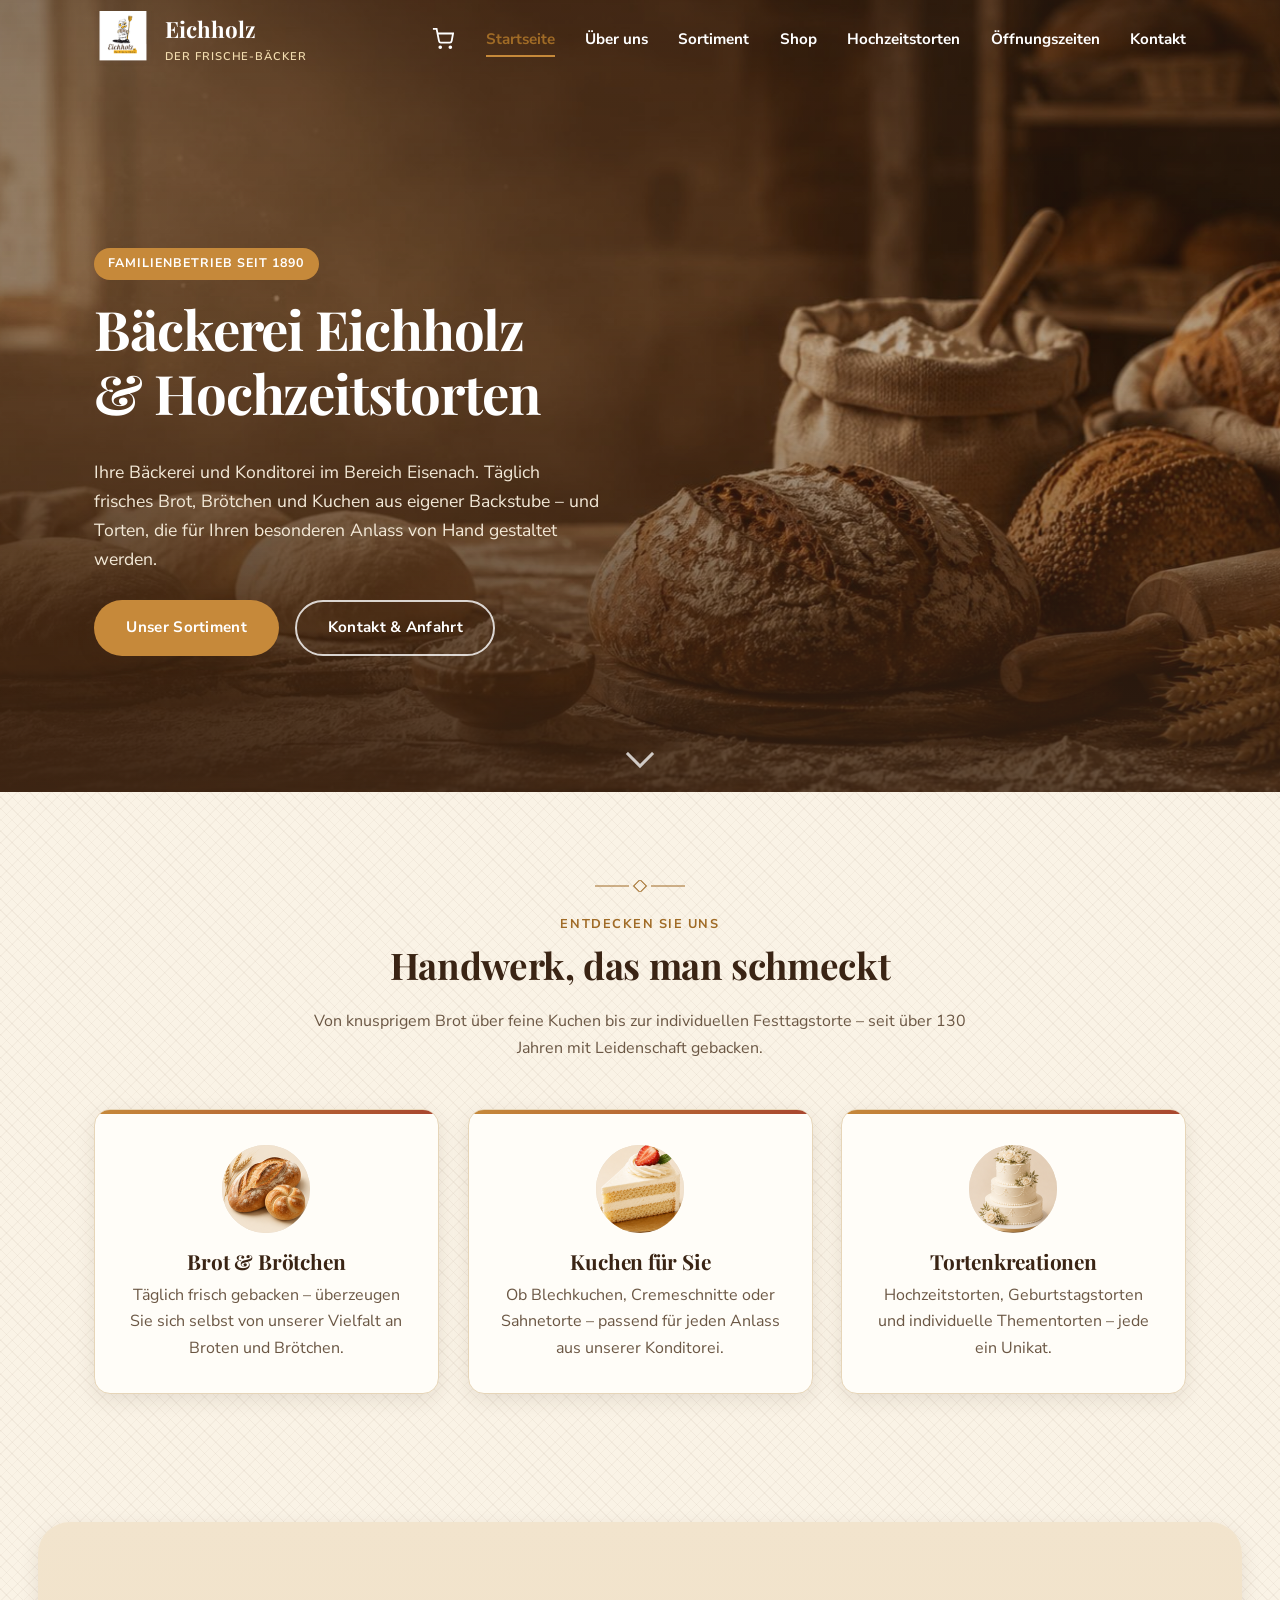
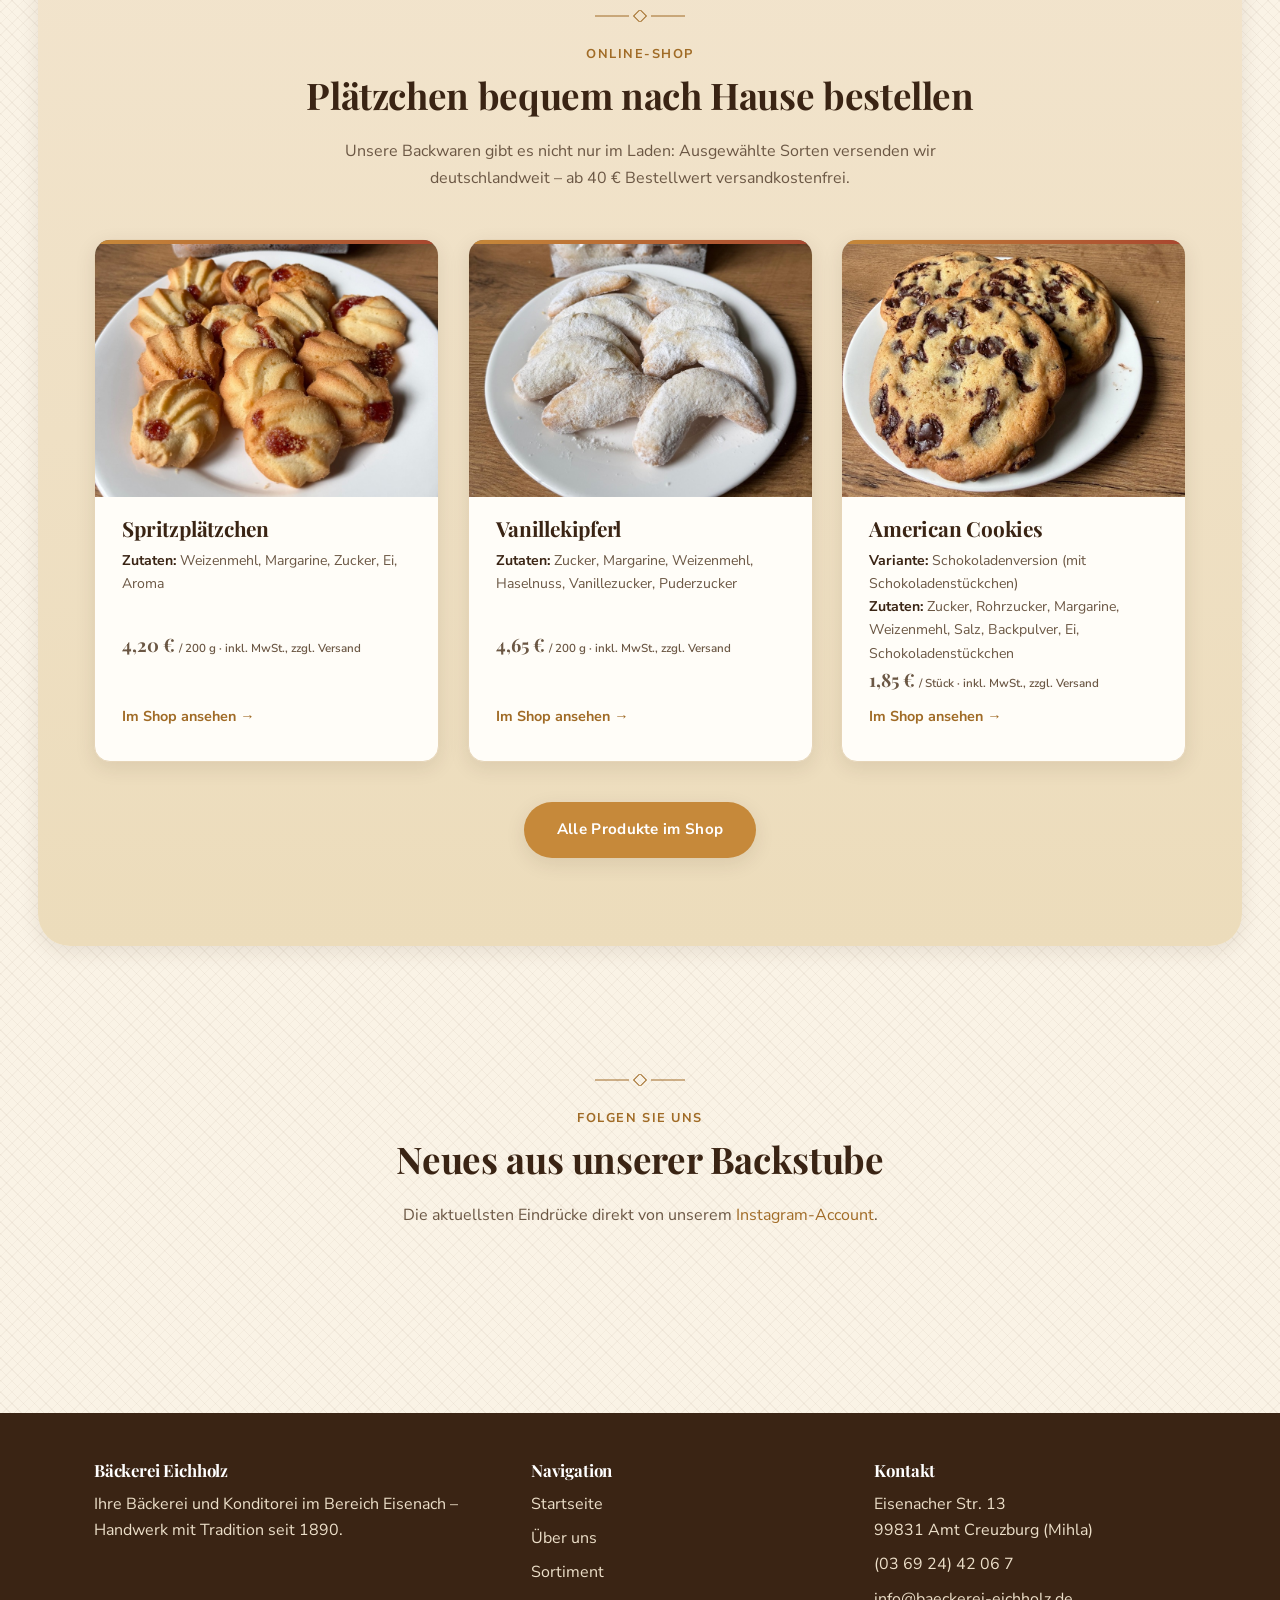
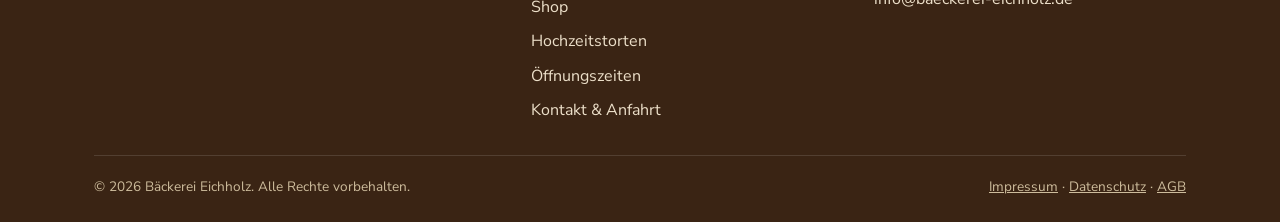
<file: index.html>
<!DOCTYPE html>
<html lang="de">
<head>
<meta charset="UTF-8">
<meta name="viewport" content="width=device-width, initial-scale=1.0">
<title>Bäckerei Eichholz – Ihre Bäckerei &amp; Konditorei im Bereich Eisenach</title>
<meta name="description" content="Bäckerei Eichholz – Familienbetrieb seit 1890 in Mihla bei Eisenach. Frisches Brot, Brötchen, Kuchen und individuelle Torten aus eigener Backstube.">
<link rel="canonical" href="https://baeckerei-eichholz.de/">
<meta property="og:type" content="website">
<meta property="og:locale" content="de_DE">
<meta property="og:site_name" content="Bäckerei Eichholz">
<meta property="og:url" content="https://baeckerei-eichholz.de/">
<meta property="og:title" content="Bäckerei Eichholz – Ihre Bäckerei &amp; Konditorei im Bereich Eisenach">
<meta property="og:description" content="Bäckerei Eichholz – Familienbetrieb seit 1890 in Mihla bei Eisenach. Frisches Brot, Brötchen, Kuchen und individuelle Torten aus eigener Backstube.">
<meta property="og:image" content="https://baeckerei-eichholz.de/assets/img/hero-baeckerei.jpg">
<meta name="twitter:card" content="summary_large_image">
<link rel="preconnect" href="https://fonts.googleapis.com">
<link rel="preconnect" href="https://fonts.gstatic.com" crossorigin>
<link href="https://fonts.googleapis.com/css2?family=Playfair+Display:wght@600;700&family=Nunito+Sans:wght@400;600;700;800&display=swap" rel="stylesheet">
<link rel="icon" href="assets/img/logo.png" type="image/png">
<link rel="stylesheet" href="css/style.css?v=148f0e2e">
<link rel="stylesheet" href="css/shop.css?v=8fcf6304">
</head>
<body>

<header class="site-header">
  <div class="header-inner">
    <a href="index.html" class="brand">
      <img src="assets/img/logo.png" alt="Bäckerei Eichholz Logo">
      <span>Eichholz<small>Der Frische-Bäcker</small></span>
    </a>
    <div class="header-actions">
      <button type="button" class="cart-toggle" aria-haspopup="dialog" aria-expanded="false" aria-label="Warenkorb öffnen">
        <svg width="22" height="22" viewBox="0 0 24 24" fill="none" stroke="currentColor" stroke-width="2" aria-hidden="true">
          <circle cx="9" cy="21" r="1"></circle><circle cx="20" cy="21" r="1"></circle>
          <path d="M1 1h4l2.68 13.39a2 2 0 0 0 2 1.61h9.72a2 2 0 0 0 2-1.61L23 6H6"></path>
        </svg>
        <span class="cart-badge is-hidden" aria-hidden="true">0</span>
      </button>
      <button class="nav-toggle" aria-label="Menü öffnen" aria-expanded="false"></button>
      <nav class="main-nav">
      <ul>
        <li><a href="index.html" aria-current="page">Startseite</a></li>
        <li><a href="ueber-uns.html">Über uns</a></li>
        <li><a href="sortiment.html">Sortiment</a></li>
        <li><a href="shop.html">Shop</a></li>
        <li><a href="hochzeitstorten.html">Hochzeitstorten</a></li>
        <li><a href="oeffnungszeiten.html">Öffnungszeiten</a></li>
        <li><a href="kontakt.html">Kontakt</a></li>
      </ul>
    </nav>
    </div>
  </div>
</header>

<main>

  <section class="hero">
    <div class="hero-media">
      <img src="assets/img/hero-baeckerei.jpg" alt="Frisches Brot, Teiglinge und Backzutaten der Bäckerei Eichholz" width="1655" height="950">
      <div class="hero-overlay"></div>
    </div>
    <div class="container hero-inner">
      <div class="hero-text">
        <span class="eyebrow">Familienbetrieb seit 1890</span>
        <h1>Bäckerei Eichholz &amp; Hochzeitstorten</h1>
        <p>Ihre Bäckerei und Konditorei im Bereich Eisenach. Täglich frisches Brot, Brötchen und Kuchen aus eigener Backstube – und Torten, die für Ihren besonderen Anlass von Hand gestaltet werden.</p>
        <div class="hero-actions">
          <a href="sortiment.html" class="btn btn--primary">Unser Sortiment</a>
          <a href="kontakt.html" class="btn btn--outline">Kontakt &amp; Anfahrt</a>
        </div>
      </div>
    </div>
  </section>

  <section class="section">
    <div class="container">
      <div class="section-heading">
        <span class="eyebrow">Entdecken Sie uns</span>
        <h2>Handwerk, das man schmeckt</h2>
        <p>Von knusprigem Brot über feine Kuchen bis zur individuellen Festtagstorte – seit über 130 Jahren mit Leidenschaft gebacken.</p>
      </div>
      <div class="grid grid--3">
        <a class="card card--icon" href="sortiment.html">
          <img class="card-icon" src="assets/img/icon-brot.png" alt="Brot und Brötchen">
          <h3>Brot &amp; Brötchen</h3>
          <p>Täglich frisch gebacken – überzeugen Sie sich selbst von unserer Vielfalt an Broten und Brötchen.</p>
        </a>
        <a class="card card--icon" href="sortiment.html">
          <img class="card-icon" src="assets/img/icon-kuchen.png" alt="Kuchenstück mit Erdbeere">
          <h3>Kuchen für Sie</h3>
          <p>Ob Blechkuchen, Cremeschnitte oder Sahnetorte – passend für jeden Anlass aus unserer Konditorei.</p>
        </a>
        <a class="card card--icon" href="hochzeitstorten.html">
          <img class="card-icon" src="assets/img/icon-torte.png" alt="Mehrstöckige Hochzeitstorte">
          <h3>Tortenkreationen</h3>
          <p>Hochzeitstorten, Geburtstagstorten und individuelle Thementorten – jede ein Unikat.</p>
        </a>
      </div>
    </div>
  </section>

  <section class="section section--alt">
    <div class="container">
      <div class="section-heading">
        <span class="eyebrow">Online-Shop</span>
        <h2>Plätzchen bequem nach Hause bestellen</h2>
        <p>Unsere Backwaren gibt es nicht nur im Laden: Ausgewählte Sorten versenden wir deutschlandweit – ab 40&nbsp;€ Bestellwert versandkostenfrei.</p>
      </div>
      <ul id="shopTeaserGrid" class="grid grid--3 product-grid"></ul>
      <div style="text-align:center; margin-top:2.5rem;">
        <a href="shop.html" class="btn btn--primary">Alle Produkte im Shop</a>
      </div>
    </div>
  </section>

  <section class="section">
    <div class="container">
      <div class="section-heading">
        <span class="eyebrow">Folgen Sie uns</span>
        <h2>Neues aus unserer Backstube</h2>
        <p>Die aktuellsten Eindrücke direkt von unserem <a href="https://www.instagram.com/baeckereieichholz/" target="_blank" rel="noopener">Instagram-Account</a>.</p>
      </div>
      <div class="instagram-feed">
        <behold-widget feed-id="RWNmiPnK9rQwnWqoXspE"></behold-widget>
      </div>
    </div>
  </section>

</main>

<footer class="site-footer">
  <div class="container">
    <div class="footer-inner">
      <div>
        <h4>Bäckerei Eichholz</h4>
        <p>Ihre Bäckerei und Konditorei im Bereich Eisenach – Handwerk mit Tradition seit 1890.</p>
      </div>
      <div>
        <h4>Navigation</h4>
        <ul>
          <li><a href="index.html">Startseite</a></li>
          <li><a href="ueber-uns.html">Über uns</a></li>
          <li><a href="sortiment.html">Sortiment</a></li>
          <li><a href="shop.html">Shop</a></li>
          <li><a href="hochzeitstorten.html">Hochzeitstorten</a></li>
          <li><a href="oeffnungszeiten.html">Öffnungszeiten</a></li>
          <li><a href="kontakt.html">Kontakt &amp; Anfahrt</a></li>
        </ul>
      </div>
      <div>
        <h4>Kontakt</h4>
        <ul>
          <li>Eisenacher Str. 13<br>99831 Amt Creuzburg (Mihla)</li>
          <li><a href="tel:+493692442067">(03 69 24) 42 06 7</a></li>
          <li><a href="mailto:info@baeckerei-eichholz.de">info@baeckerei-eichholz.de</a></li>
        </ul>
      </div>
    </div>
    <div class="footer-bottom">
      <span>© 2026 Bäckerei Eichholz. Alle Rechte vorbehalten.</span>
      <span><a href="impressum.html">Impressum</a> · <a href="datenschutz.html">Datenschutz</a> · <a href="agb.html">AGB</a></span>
    </div>
  </div>
</footer>

<script src="js/main.js?v=3b09e055"></script>
<script src="js/shop-data.js?v=3d29de62"></script>
<script src="js/cart.js?v=0197f294"></script>
<script src="js/shop-teaser.js?v=d5aa7db3"></script>
<script>
  (function() {
    if(window.__bhldScript)return;window.__bhldScript=true;
    const d=document,s=d.createElement("script");s.type="module";
    s.src="https://w.behold.so/widget.js";setTimeout(()=>{d.head.append(s);},0);
  })();
</script>
</body>
</html>
</file>
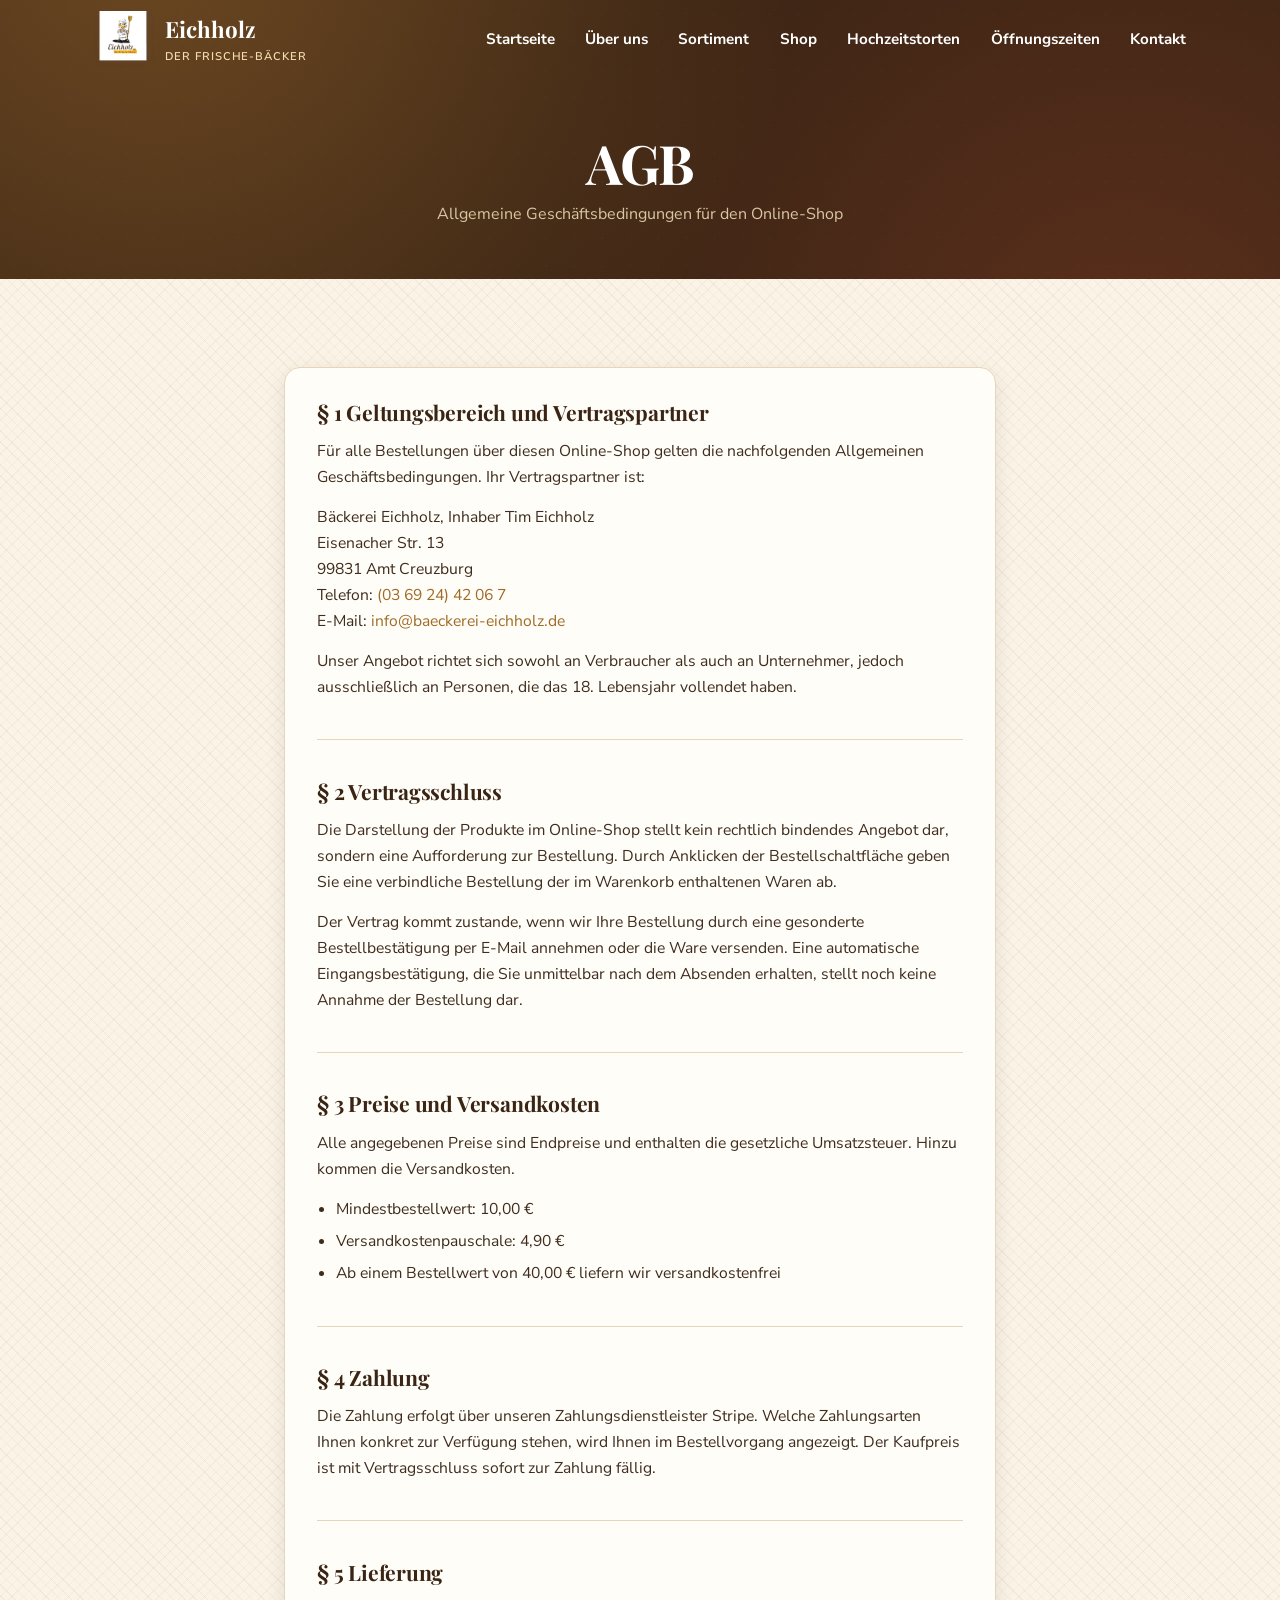
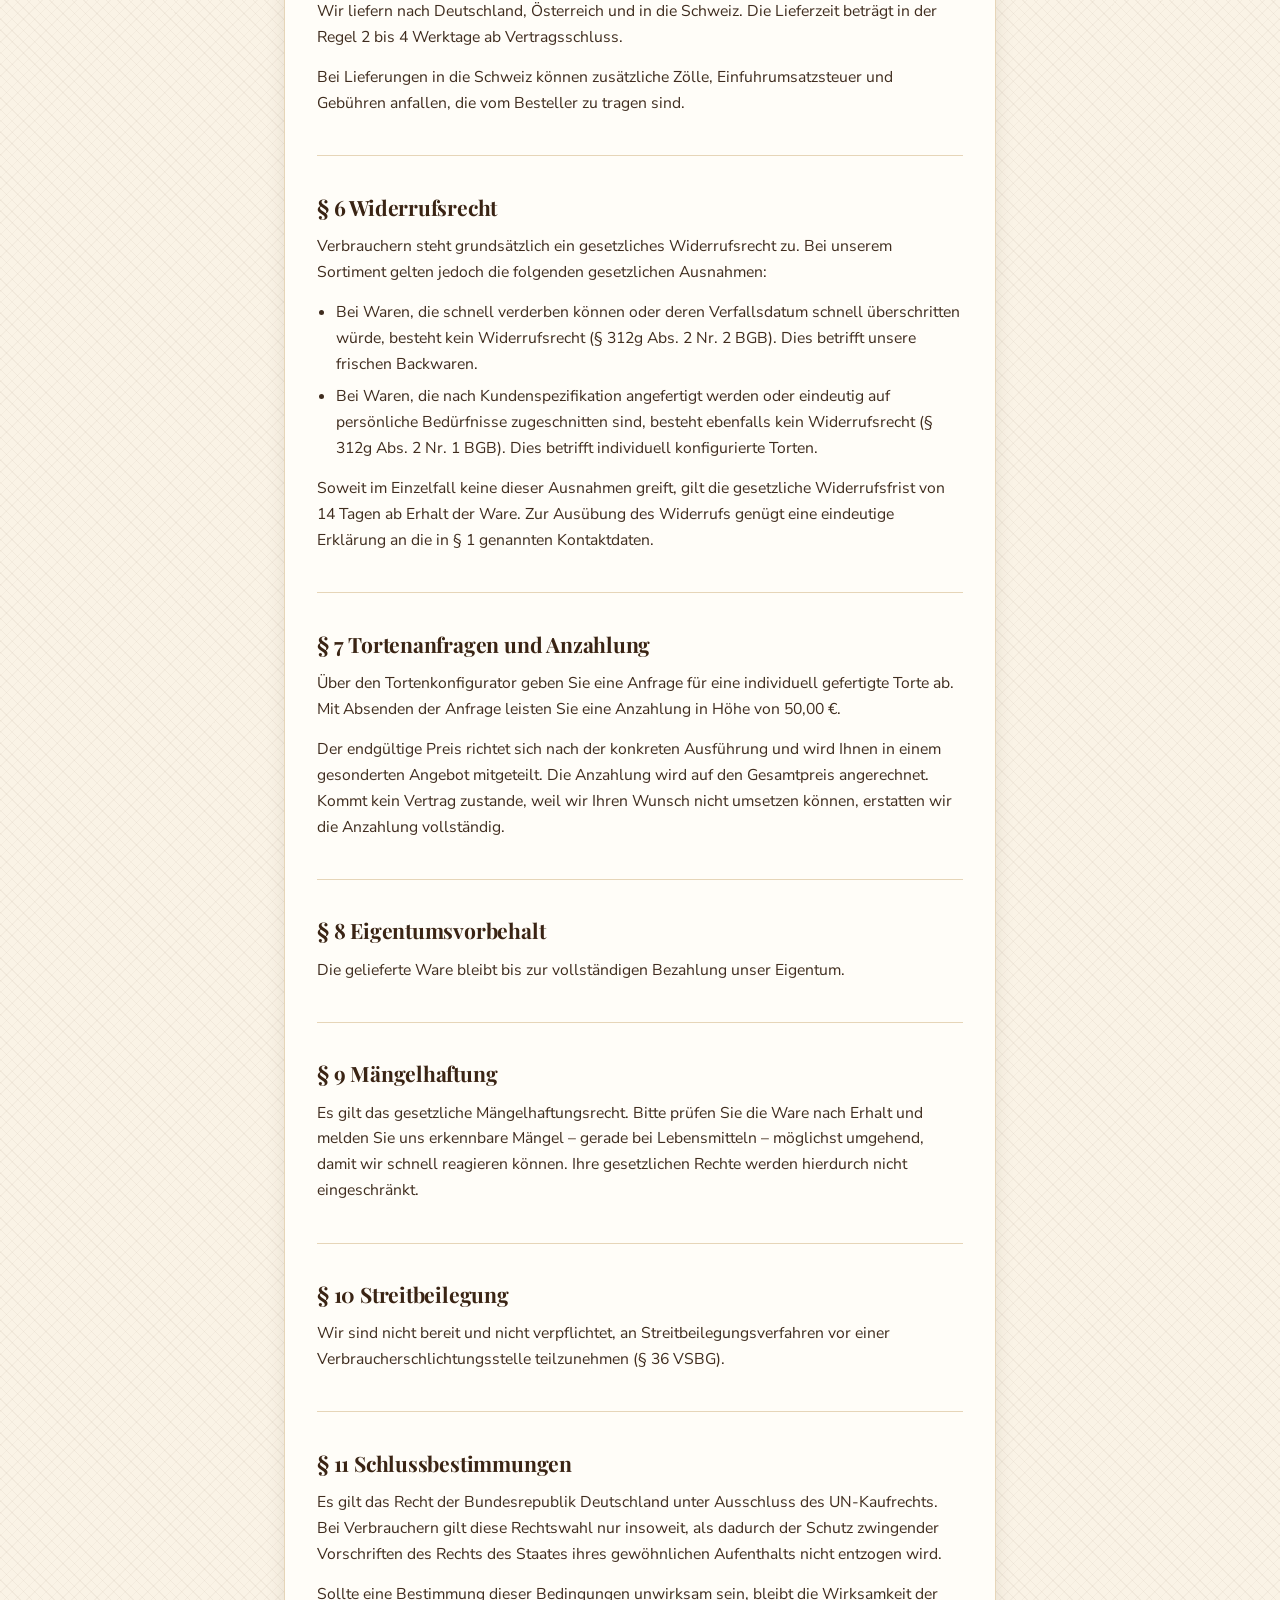
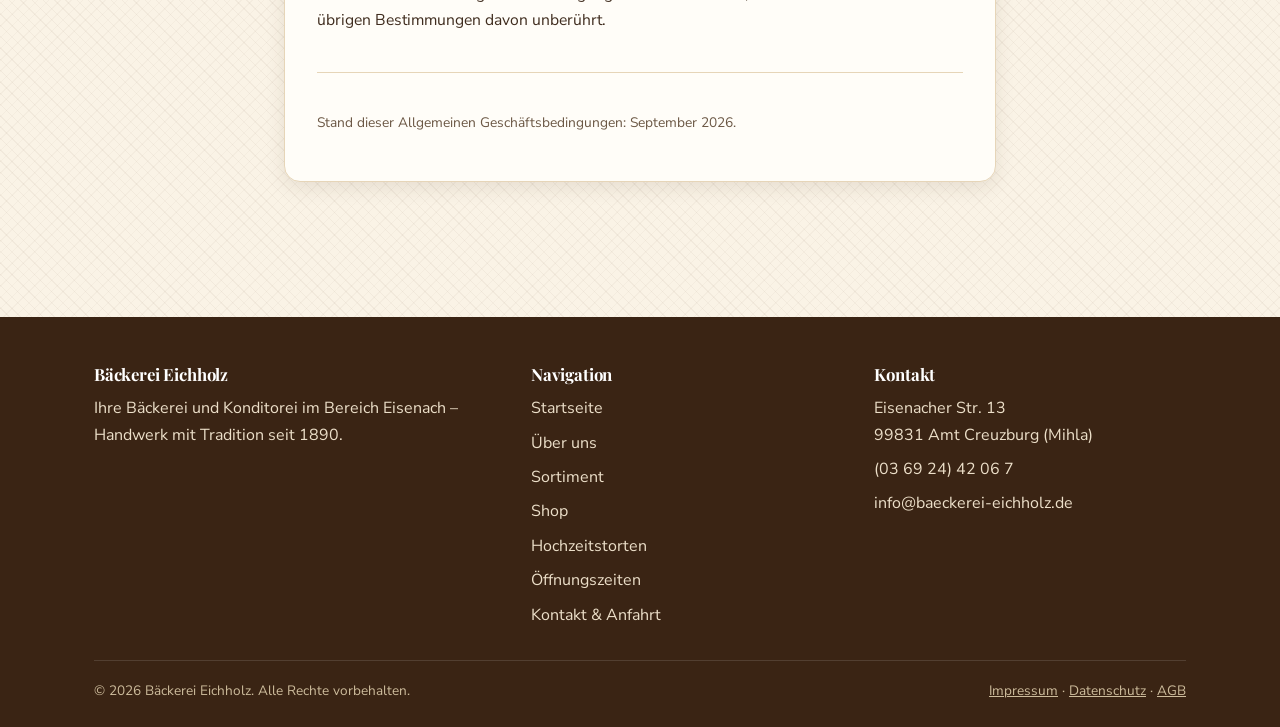
<file: agb.html>
<!DOCTYPE html>
<html lang="de">
<head>
<meta charset="UTF-8">
<meta name="viewport" content="width=device-width, initial-scale=1.0">
<title>AGB – Bäckerei Eichholz</title>
<link rel="canonical" href="https://baeckerei-eichholz.de/agb.html">
<meta property="og:type" content="website">
<meta property="og:locale" content="de_DE">
<meta property="og:site_name" content="Bäckerei Eichholz">
<meta property="og:url" content="https://baeckerei-eichholz.de/agb.html">
<meta property="og:title" content="AGB – Bäckerei Eichholz">
<meta property="og:image" content="https://baeckerei-eichholz.de/assets/img/hero-baeckerei.jpg">
<meta name="twitter:card" content="summary_large_image">
<link rel="preconnect" href="https://fonts.googleapis.com">
<link rel="preconnect" href="https://fonts.gstatic.com" crossorigin>
<link href="https://fonts.googleapis.com/css2?family=Playfair+Display:wght@600;700&family=Nunito+Sans:wght@400;600;700;800&display=swap" rel="stylesheet">
<link rel="icon" href="assets/img/logo.png" type="image/png">
<link rel="stylesheet" href="css/style.css?v=148f0e2e">
</head>
<body>

<header class="site-header">
  <div class="header-inner">
    <a href="index.html" class="brand">
      <img src="assets/img/logo.png" alt="Bäckerei Eichholz Logo">
      <span>Eichholz<small>Der Frische-Bäcker</small></span>
    </a>
    <button class="nav-toggle" aria-label="Menü öffnen" aria-expanded="false"></button>
    <nav class="main-nav">
      <ul>
        <li><a href="index.html">Startseite</a></li>
        <li><a href="ueber-uns.html">Über uns</a></li>
        <li><a href="sortiment.html">Sortiment</a></li>
        <li><a href="shop.html">Shop</a></li>
        <li><a href="hochzeitstorten.html">Hochzeitstorten</a></li>
        <li><a href="oeffnungszeiten.html">Öffnungszeiten</a></li>
        <li><a href="kontakt.html">Kontakt</a></li>
      </ul>
    </nav>
  </div>
</header>

<div class="page-hero">
  <div class="container">
    <h1>AGB</h1>
    <p>Allgemeine Geschäftsbedingungen für den Online-Shop</p>
  </div>
</div>

<main>
  <section class="section">
    <div class="container" style="max-width: 760px;">
      <div class="contact-card legal-doc">

        <section>
          <h2>&sect; 1 Geltungsbereich und Vertragspartner</h2>
          <p>
            F&uuml;r alle Bestellungen &uuml;ber diesen Online-Shop gelten die
            nachfolgenden Allgemeinen Gesch&auml;ftsbedingungen. Ihr Vertragspartner
            ist:
          </p>
          <address>
            B&auml;ckerei Eichholz, Inhaber Tim Eichholz<br>
            Eisenacher Str. 13<br>
            99831 Amt Creuzburg<br>
            Telefon: <a href="tel:+493692442067">(03 69 24) 42 06 7</a><br>
            E-Mail: <a href="mailto:info@baeckerei-eichholz.de">info@baeckerei-eichholz.de</a>
          </address>
          <p>
            Unser Angebot richtet sich sowohl an Verbraucher als auch an
            Unternehmer, jedoch ausschlie&szlig;lich an Personen, die das 18.
            Lebensjahr vollendet haben.
          </p>
        </section>

        <section>
          <h2>&sect; 2 Vertragsschluss</h2>
          <p>
            Die Darstellung der Produkte im Online-Shop stellt kein rechtlich
            bindendes Angebot dar, sondern eine Aufforderung zur Bestellung.
            Durch Anklicken der Bestellschaltfl&auml;che geben Sie eine verbindliche
            Bestellung der im Warenkorb enthaltenen Waren ab.
          </p>
          <p>
            Der Vertrag kommt zustande, wenn wir Ihre Bestellung durch eine
            gesonderte Bestellbest&auml;tigung per E-Mail annehmen oder die Ware
            versenden. Eine automatische Eingangsbest&auml;tigung, die Sie
            unmittelbar nach dem Absenden erhalten, stellt noch keine Annahme
            der Bestellung dar.
          </p>
        </section>

        <section>
          <h2>&sect; 3 Preise und Versandkosten</h2>
          <p>
            Alle angegebenen Preise sind Endpreise und enthalten die gesetzliche
            Umsatzsteuer. Hinzu kommen die Versandkosten.
          </p>
          <ul>
            <li>Mindestbestellwert: 10,00&nbsp;&euro;</li>
            <li>Versandkostenpauschale: 4,90&nbsp;&euro;</li>
            <li>Ab einem Bestellwert von 40,00&nbsp;&euro; liefern wir versandkostenfrei</li>
          </ul>
        </section>

        <section>
          <h2>&sect; 4 Zahlung</h2>
          <p>
            Die Zahlung erfolgt &uuml;ber unseren Zahlungsdienstleister Stripe.
            Welche Zahlungsarten Ihnen konkret zur Verf&uuml;gung stehen, wird Ihnen
            im Bestellvorgang angezeigt. Der Kaufpreis ist mit Vertragsschluss
            sofort zur Zahlung f&auml;llig.
          </p>
        </section>

        <section>
          <h2>&sect; 5 Lieferung</h2>
          <p>
            Wir liefern nach Deutschland, &Ouml;sterreich und in die Schweiz. Die
            Lieferzeit betr&auml;gt in der Regel 2 bis 4 Werktage ab
            Vertragsschluss.
          </p>
          <p>
            Bei Lieferungen in die Schweiz k&ouml;nnen zus&auml;tzliche Z&ouml;lle,
            Einfuhrumsatzsteuer und Geb&uuml;hren anfallen, die vom Besteller zu
            tragen sind.
          </p>
        </section>

        <section>
          <h2>&sect; 6 Widerrufsrecht</h2>
          <p>
            Verbrauchern steht grunds&auml;tzlich ein gesetzliches Widerrufsrecht
            zu. Bei unserem Sortiment gelten jedoch die folgenden gesetzlichen
            Ausnahmen:
          </p>
          <ul>
            <li>
              Bei Waren, die schnell verderben k&ouml;nnen oder deren
              Verfallsdatum schnell &uuml;berschritten w&uuml;rde, besteht kein
              Widerrufsrecht (&sect; 312g Abs. 2 Nr. 2 BGB). Dies betrifft unsere
              frischen Backwaren.
            </li>
            <li>
              Bei Waren, die nach Kundenspezifikation angefertigt werden oder
              eindeutig auf pers&ouml;nliche Bed&uuml;rfnisse zugeschnitten sind,
              besteht ebenfalls kein Widerrufsrecht (&sect; 312g Abs. 2 Nr. 1
              BGB). Dies betrifft individuell konfigurierte Torten.
            </li>
          </ul>
          <p>
            Soweit im Einzelfall keine dieser Ausnahmen greift, gilt die
            gesetzliche Widerrufsfrist von 14 Tagen ab Erhalt der Ware. Zur
            Aus&uuml;bung des Widerrufs gen&uuml;gt eine eindeutige Erkl&auml;rung an die in
            &sect; 1 genannten Kontaktdaten.
          </p>
        </section>

        <section>
          <h2>&sect; 7 Tortenanfragen und Anzahlung</h2>
          <p>
            &Uuml;ber den Tortenkonfigurator geben Sie eine Anfrage f&uuml;r eine
            individuell gefertigte Torte ab. Mit Absenden der Anfrage leisten
            Sie eine Anzahlung in H&ouml;he von 50,00&nbsp;&euro;.
          </p>
          <p>
            Der endg&uuml;ltige Preis richtet sich nach der konkreten Ausf&uuml;hrung und
            wird Ihnen in einem gesonderten Angebot mitgeteilt. Die Anzahlung
            wird auf den Gesamtpreis angerechnet. Kommt kein Vertrag zustande,
            weil wir Ihren Wunsch nicht umsetzen k&ouml;nnen, erstatten wir die
            Anzahlung vollst&auml;ndig.
          </p>
        </section>

        <section>
          <h2>&sect; 8 Eigentumsvorbehalt</h2>
          <p>
            Die gelieferte Ware bleibt bis zur vollst&auml;ndigen Bezahlung unser
            Eigentum.
          </p>
        </section>

        <section>
          <h2>&sect; 9 M&auml;ngelhaftung</h2>
          <p>
            Es gilt das gesetzliche M&auml;ngelhaftungsrecht. Bitte pr&uuml;fen Sie die
            Ware nach Erhalt und melden Sie uns erkennbare M&auml;ngel &ndash; gerade bei
            Lebensmitteln &ndash; m&ouml;glichst umgehend, damit wir schnell reagieren
            k&ouml;nnen. Ihre gesetzlichen Rechte werden hierdurch nicht
            eingeschr&auml;nkt.
          </p>
        </section>

        <section>
          <h2>&sect; 10 Streitbeilegung</h2>
          <p>
            Wir sind nicht bereit und nicht verpflichtet, an
            Streitbeilegungsverfahren vor einer Verbraucherschlichtungsstelle
            teilzunehmen (&sect; 36 VSBG).
          </p>
        </section>

        <section>
          <h2>&sect; 11 Schlussbestimmungen</h2>
          <p>
            Es gilt das Recht der Bundesrepublik Deutschland unter Ausschluss
            des UN-Kaufrechts. Bei Verbrauchern gilt diese Rechtswahl nur
            insoweit, als dadurch der Schutz zwingender Vorschriften des Rechts
            des Staates ihres gew&ouml;hnlichen Aufenthalts nicht entzogen wird.
          </p>
          <p>
            Sollte eine Bestimmung dieser Bedingungen unwirksam sein, bleibt die
            Wirksamkeit der &uuml;brigen Bestimmungen davon unber&uuml;hrt.
          </p>
        </section>

        <section>
          <p class="legal-meta">Stand dieser Allgemeinen Gesch&auml;ftsbedingungen: September 2026.</p>
        </section>

      </div>
    </div>
  </section>
</main>

<footer class="site-footer">
  <div class="container">
    <div class="footer-inner">
      <div>
        <h4>Bäckerei Eichholz</h4>
        <p>Ihre Bäckerei und Konditorei im Bereich Eisenach – Handwerk mit Tradition seit 1890.</p>
      </div>
      <div>
        <h4>Navigation</h4>
        <ul>
          <li><a href="index.html">Startseite</a></li>
          <li><a href="ueber-uns.html">Über uns</a></li>
          <li><a href="sortiment.html">Sortiment</a></li>
          <li><a href="shop.html">Shop</a></li>
          <li><a href="hochzeitstorten.html">Hochzeitstorten</a></li>
          <li><a href="oeffnungszeiten.html">Öffnungszeiten</a></li>
          <li><a href="kontakt.html">Kontakt &amp; Anfahrt</a></li>
        </ul>
      </div>
      <div>
        <h4>Kontakt</h4>
        <ul>
          <li>Eisenacher Str. 13<br>99831 Amt Creuzburg (Mihla)</li>
          <li><a href="tel:+493692442067">(03 69 24) 42 06 7</a></li>
          <li><a href="mailto:info@baeckerei-eichholz.de">info@baeckerei-eichholz.de</a></li>
        </ul>
      </div>
    </div>
    <div class="footer-bottom">
      <span>© 2026 Bäckerei Eichholz. Alle Rechte vorbehalten.</span>
      <span><a href="impressum.html">Impressum</a> · <a href="datenschutz.html">Datenschutz</a> · <a href="agb.html">AGB</a></span>
    </div>
  </div>
</footer>

<script src="js/main.js?v=3b09e055"></script>
</body>
</html>
</file>
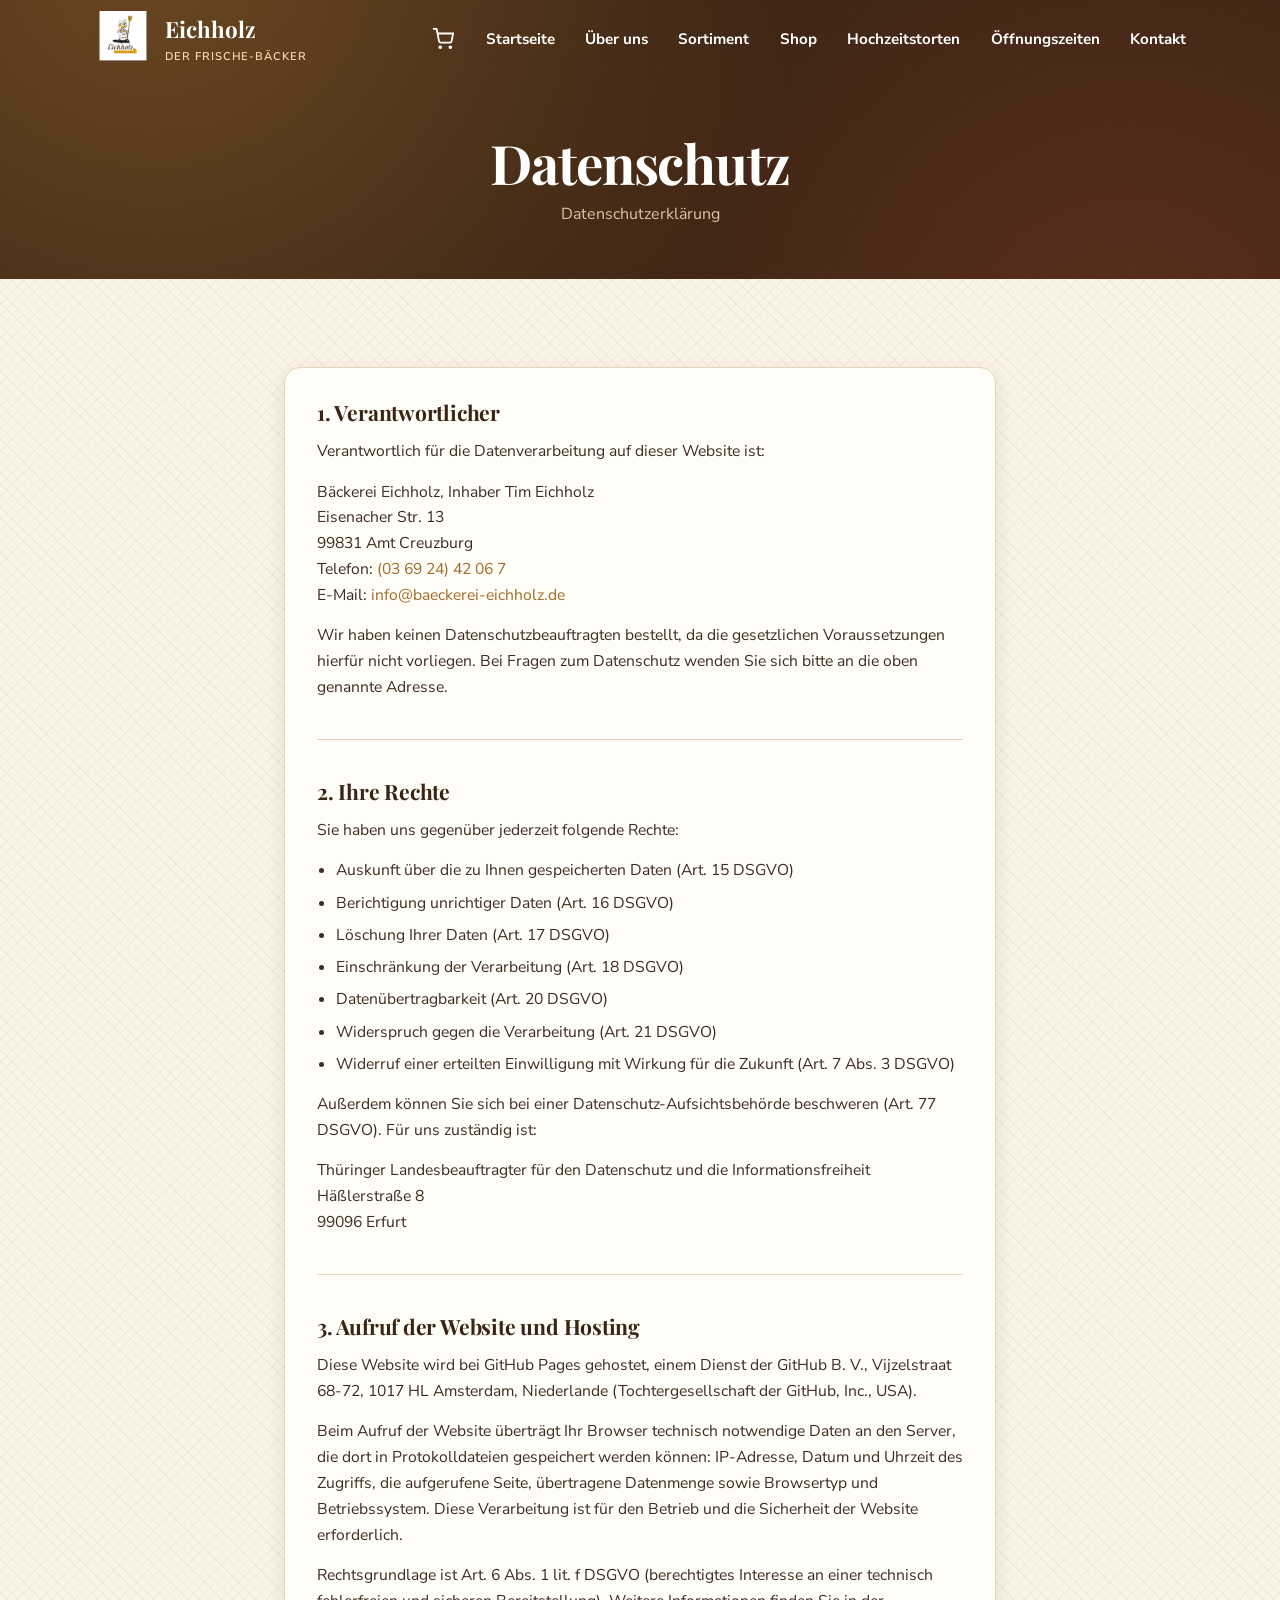
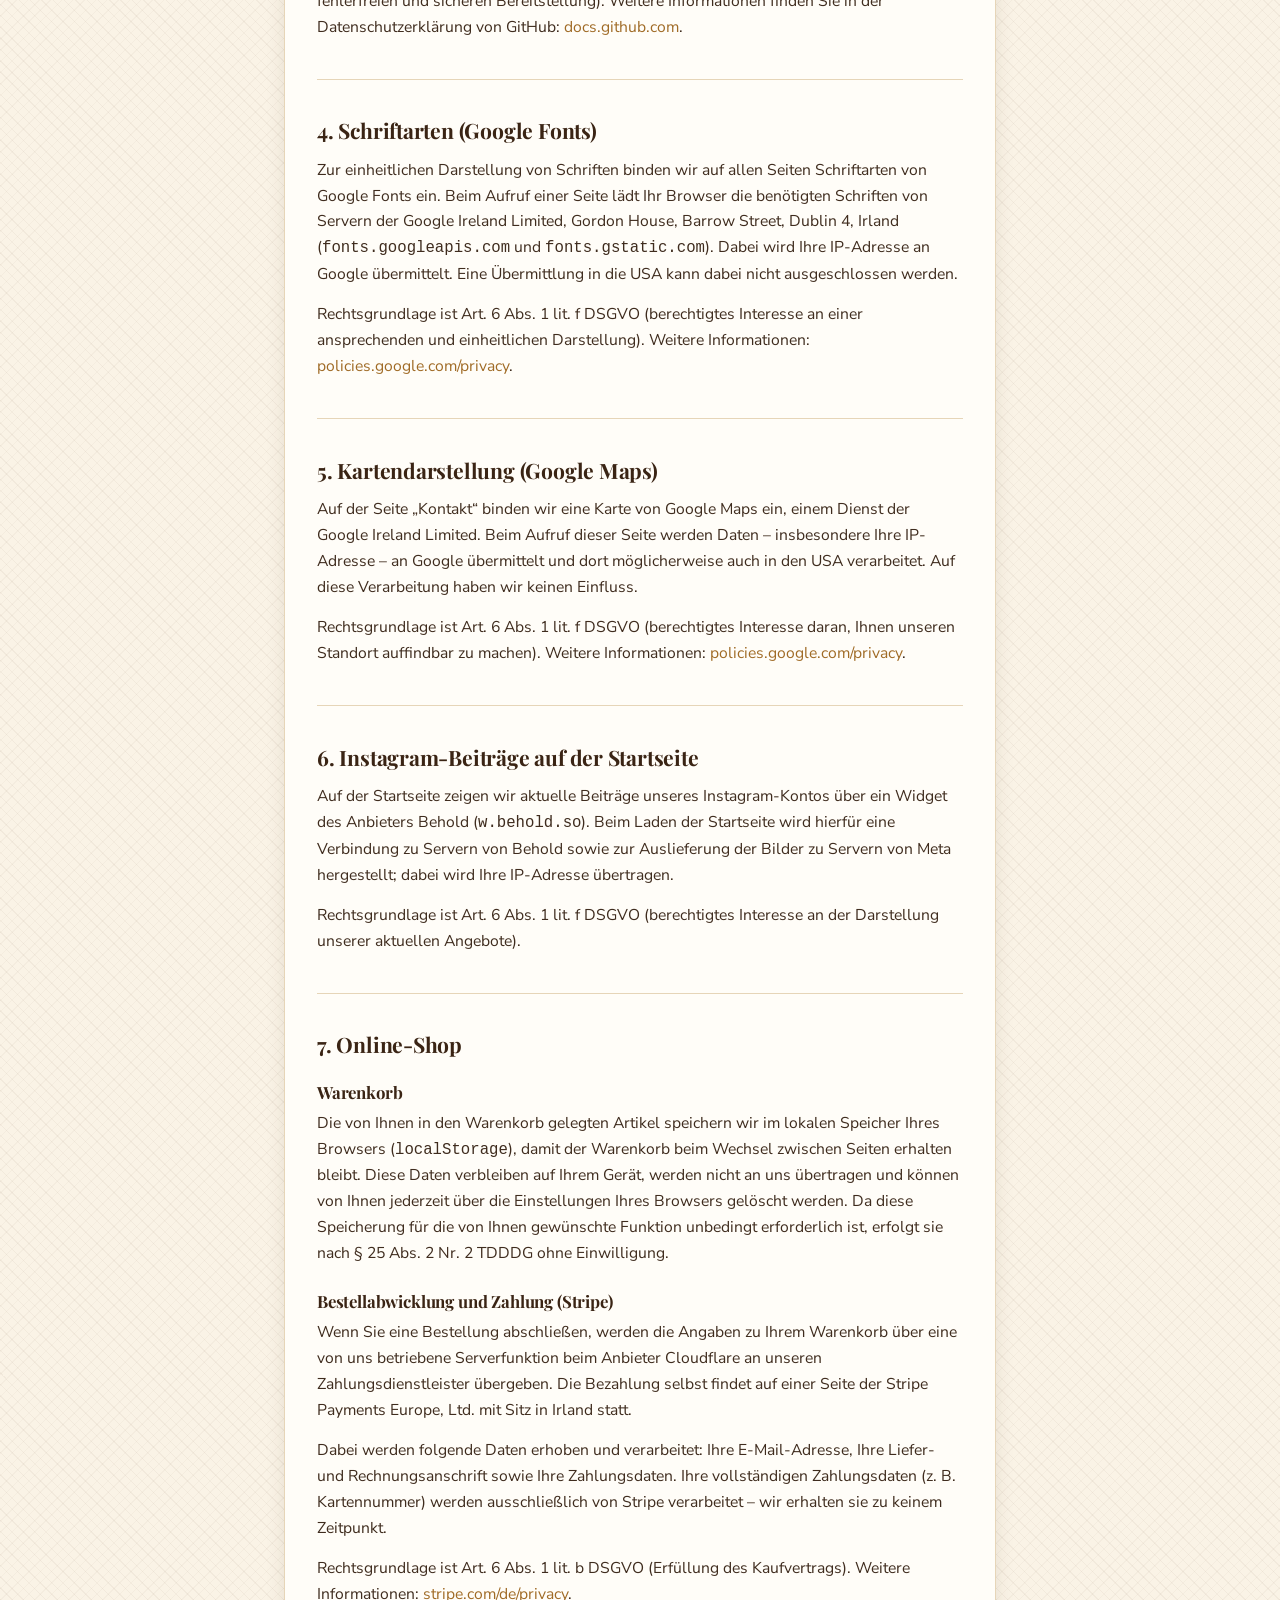
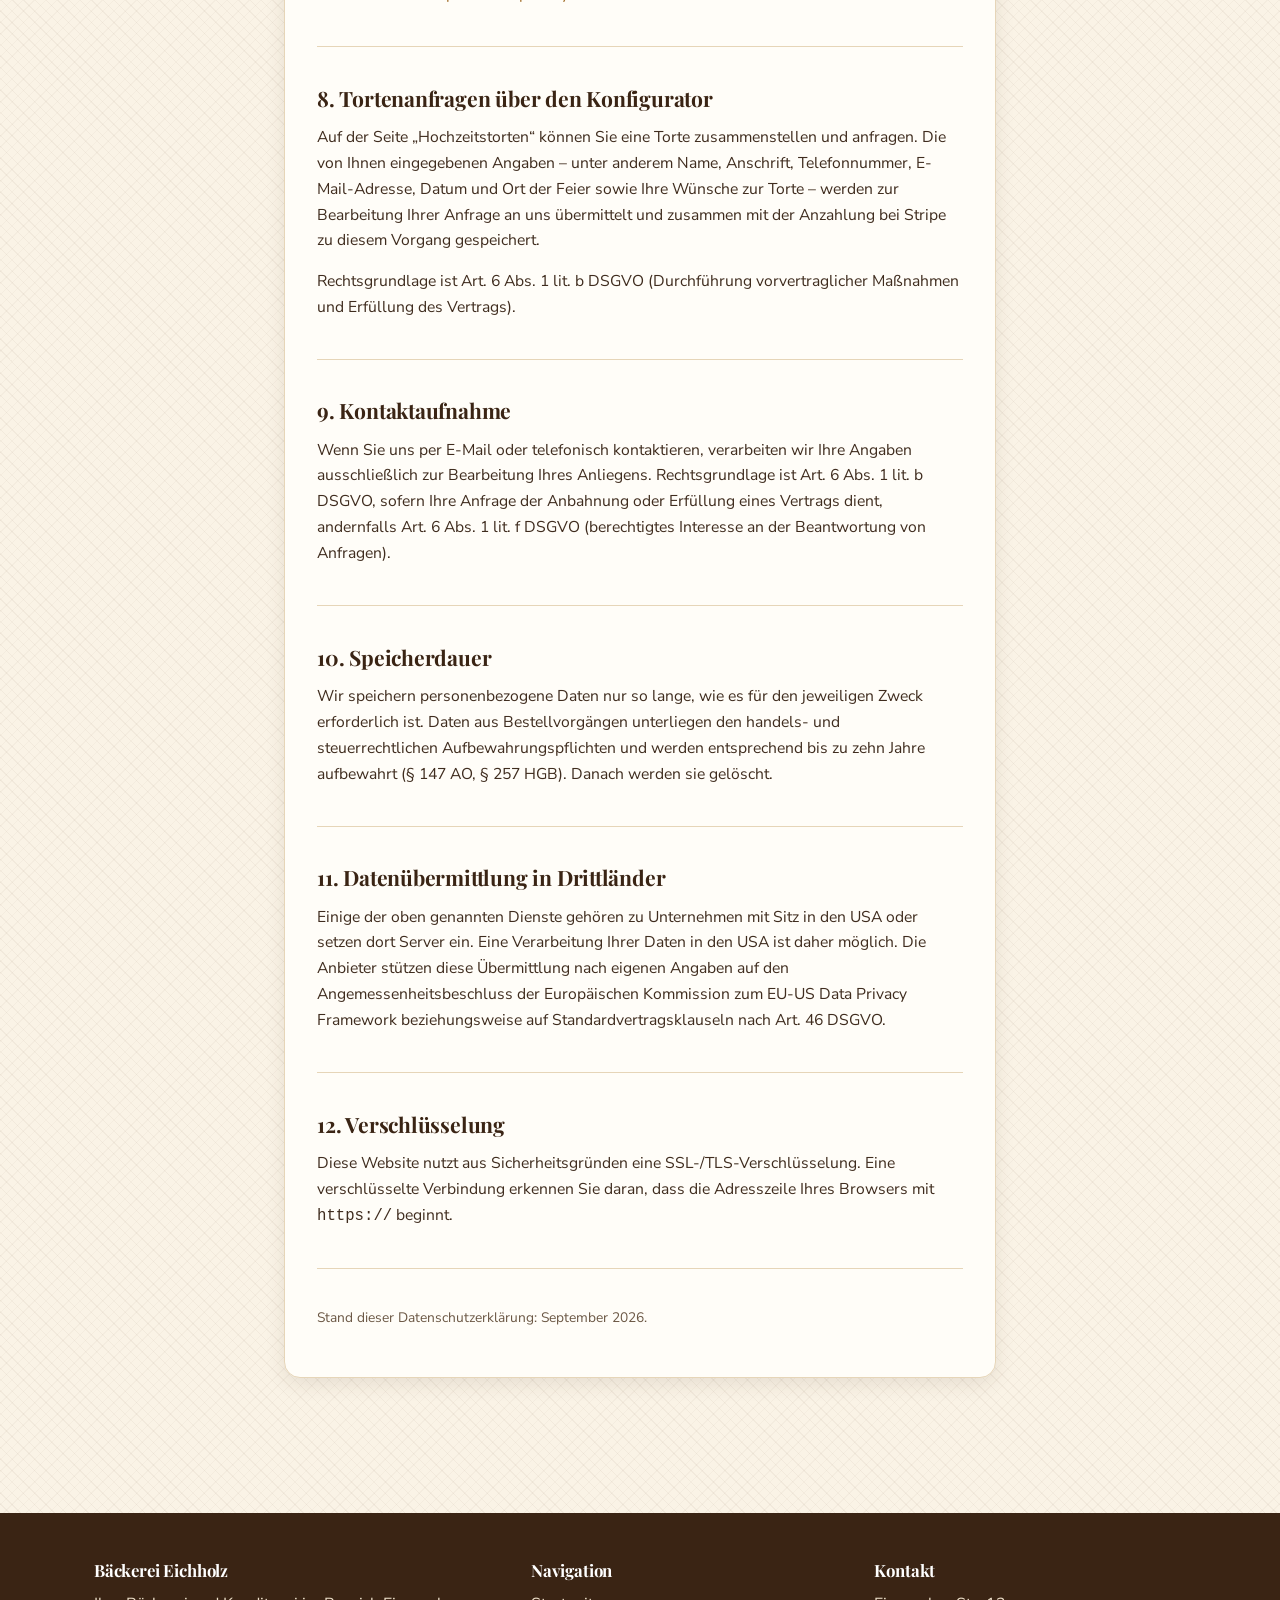
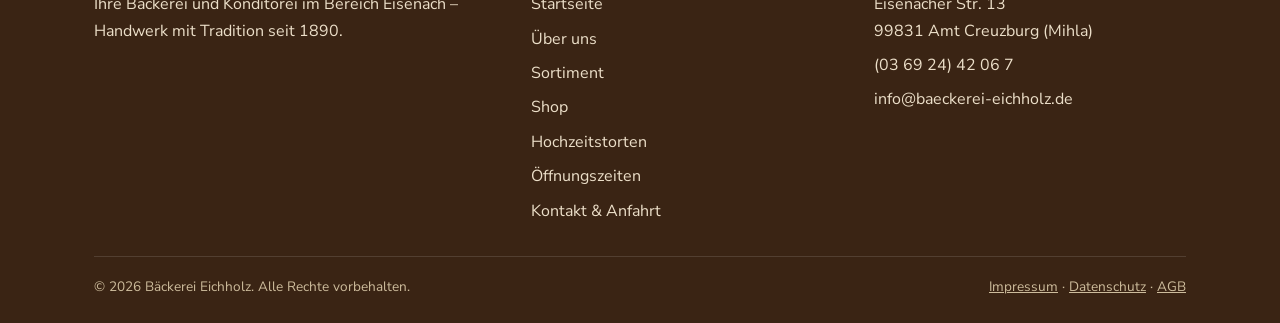
<file: datenschutz.html>
<!DOCTYPE html>
<html lang="de">
<head>
<meta charset="UTF-8">
<meta name="viewport" content="width=device-width, initial-scale=1.0">
<title>Datenschutz – Bäckerei Eichholz</title>
<link rel="canonical" href="https://baeckerei-eichholz.de/datenschutz.html">
<meta property="og:type" content="website">
<meta property="og:locale" content="de_DE">
<meta property="og:site_name" content="Bäckerei Eichholz">
<meta property="og:url" content="https://baeckerei-eichholz.de/datenschutz.html">
<meta property="og:title" content="Datenschutz – Bäckerei Eichholz">
<meta property="og:image" content="https://baeckerei-eichholz.de/assets/img/hero-baeckerei.jpg">
<meta name="twitter:card" content="summary_large_image">
<link rel="preconnect" href="https://fonts.googleapis.com">
<link rel="preconnect" href="https://fonts.gstatic.com" crossorigin>
<link href="https://fonts.googleapis.com/css2?family=Playfair+Display:wght@600;700&family=Nunito+Sans:wght@400;600;700;800&display=swap" rel="stylesheet">
<link rel="icon" href="assets/img/logo.png" type="image/png">
<link rel="stylesheet" href="css/style.css?v=148f0e2e">
</head>
<body>

<header class="site-header">
  <div class="header-inner">
    <a href="index.html" class="brand">
      <img src="assets/img/logo.png" alt="Bäckerei Eichholz Logo">
      <span>Eichholz<small>Der Frische-Bäcker</small></span>
    </a>
    <div class="header-actions">
      <button type="button" class="cart-toggle" aria-haspopup="dialog" aria-expanded="false" aria-label="Warenkorb öffnen">
        <svg width="22" height="22" viewBox="0 0 24 24" fill="none" stroke="currentColor" stroke-width="2" aria-hidden="true">
          <circle cx="9" cy="21" r="1"></circle><circle cx="20" cy="21" r="1"></circle>
          <path d="M1 1h4l2.68 13.39a2 2 0 0 0 2 1.61h9.72a2 2 0 0 0 2-1.61L23 6H6"></path>
        </svg>
        <span class="cart-badge is-hidden" aria-hidden="true">0</span>
      </button>
      <button class="nav-toggle" aria-label="Menü öffnen" aria-expanded="false"></button>
      <nav class="main-nav">
      <ul>
        <li><a href="index.html">Startseite</a></li>
        <li><a href="ueber-uns.html">Über uns</a></li>
        <li><a href="sortiment.html">Sortiment</a></li>
        <li><a href="shop.html">Shop</a></li>
        <li><a href="hochzeitstorten.html">Hochzeitstorten</a></li>
        <li><a href="oeffnungszeiten.html">Öffnungszeiten</a></li>
        <li><a href="kontakt.html">Kontakt</a></li>
      </ul>
    </nav>
    </div>
  </div>
</header>

<div class="page-hero">
  <div class="container">
    <h1>Datenschutz</h1>
    <p>Datenschutzerklärung</p>
  </div>
</div>

<main>
  <section class="section">
    <div class="container" style="max-width: 760px;">
      <div class="contact-card legal-doc">

        <section>
          <h2>1. Verantwortlicher</h2>
          <p>Verantwortlich f&uuml;r die Datenverarbeitung auf dieser Website ist:</p>
          <address>
            B&auml;ckerei Eichholz, Inhaber Tim Eichholz<br>
            Eisenacher Str. 13<br>
            99831 Amt Creuzburg<br>
            Telefon: <a href="tel:+493692442067">(03 69 24) 42 06 7</a><br>
            E-Mail: <a href="mailto:info@baeckerei-eichholz.de">info@baeckerei-eichholz.de</a>
          </address>
          <p>
            Wir haben keinen Datenschutzbeauftragten bestellt, da die
            gesetzlichen Voraussetzungen hierf&uuml;r nicht vorliegen. Bei Fragen
            zum Datenschutz wenden Sie sich bitte an die oben genannte Adresse.
          </p>
        </section>

        <section>
          <h2>2. Ihre Rechte</h2>
          <p>Sie haben uns gegen&uuml;ber jederzeit folgende Rechte:</p>
          <ul>
            <li>Auskunft &uuml;ber die zu Ihnen gespeicherten Daten (Art. 15 DSGVO)</li>
            <li>Berichtigung unrichtiger Daten (Art. 16 DSGVO)</li>
            <li>L&ouml;schung Ihrer Daten (Art. 17 DSGVO)</li>
            <li>Einschr&auml;nkung der Verarbeitung (Art. 18 DSGVO)</li>
            <li>Daten&uuml;bertragbarkeit (Art. 20 DSGVO)</li>
            <li>Widerspruch gegen die Verarbeitung (Art. 21 DSGVO)</li>
            <li>Widerruf einer erteilten Einwilligung mit Wirkung f&uuml;r die Zukunft (Art. 7 Abs. 3 DSGVO)</li>
          </ul>
          <p>
            Au&szlig;erdem k&ouml;nnen Sie sich bei einer Datenschutz-Aufsichtsbeh&ouml;rde
            beschweren (Art. 77 DSGVO). F&uuml;r uns zust&auml;ndig ist:
          </p>
          <address>
            Th&uuml;ringer Landesbeauftragter f&uuml;r den Datenschutz und die Informationsfreiheit<br>
            H&auml;&szlig;lerstra&szlig;e 8<br>
            99096 Erfurt
          </address>
        </section>

        <section>
          <h2>3. Aufruf der Website und Hosting</h2>
          <p>
            Diese Website wird bei GitHub Pages gehostet, einem Dienst der
            GitHub&nbsp;B.&nbsp;V., Vijzelstraat 68-72, 1017 HL Amsterdam,
            Niederlande (Tochtergesellschaft der GitHub, Inc., USA).
          </p>
          <p>
            Beim Aufruf der Website &uuml;bertr&auml;gt Ihr Browser technisch notwendige
            Daten an den Server, die dort in Protokolldateien gespeichert
            werden k&ouml;nnen: IP-Adresse, Datum und Uhrzeit des Zugriffs, die
            aufgerufene Seite, &uuml;bertragene Datenmenge sowie Browsertyp und
            Betriebssystem. Diese Verarbeitung ist f&uuml;r den Betrieb und die
            Sicherheit der Website erforderlich.
          </p>
          <p>
            Rechtsgrundlage ist Art. 6 Abs. 1 lit. f DSGVO (berechtigtes
            Interesse an einer technisch fehlerfreien und sicheren
            Bereitstellung). Weitere Informationen finden Sie in der
            Datenschutzerkl&auml;rung von GitHub:
            <a href="https://docs.github.com/de/site-policy/privacy-policies/github-general-privacy-statement" target="_blank" rel="noopener">docs.github.com</a>.
          </p>
        </section>

        <section>
          <h2>4. Schriftarten (Google Fonts)</h2>
          <p>
            Zur einheitlichen Darstellung von Schriften binden wir auf allen
            Seiten Schriftarten von Google Fonts ein. Beim Aufruf einer Seite
            l&auml;dt Ihr Browser die ben&ouml;tigten Schriften von Servern der Google
            Ireland Limited, Gordon House, Barrow Street, Dublin 4, Irland
            (<code>fonts.googleapis.com</code> und <code>fonts.gstatic.com</code>).
            Dabei wird Ihre IP-Adresse an Google &uuml;bermittelt. Eine &Uuml;bermittlung
            in die USA kann dabei nicht ausgeschlossen werden.
          </p>
          <p>
            Rechtsgrundlage ist Art. 6 Abs. 1 lit. f DSGVO (berechtigtes
            Interesse an einer ansprechenden und einheitlichen Darstellung).
            Weitere Informationen:
            <a href="https://policies.google.com/privacy?hl=de" target="_blank" rel="noopener">policies.google.com/privacy</a>.
          </p>
        </section>

        <section>
          <h2>5. Kartendarstellung (Google Maps)</h2>
          <p>
            Auf der Seite &bdquo;Kontakt&ldquo; binden wir eine Karte von Google Maps ein,
            einem Dienst der Google Ireland Limited. Beim Aufruf dieser Seite
            werden Daten &ndash; insbesondere Ihre IP-Adresse &ndash; an Google
            &uuml;bermittelt und dort m&ouml;glicherweise auch in den USA verarbeitet.
            Auf diese Verarbeitung haben wir keinen Einfluss.
          </p>
          <p>
            Rechtsgrundlage ist Art. 6 Abs. 1 lit. f DSGVO (berechtigtes
            Interesse daran, Ihnen unseren Standort auffindbar zu machen).
            Weitere Informationen:
            <a href="https://policies.google.com/privacy?hl=de" target="_blank" rel="noopener">policies.google.com/privacy</a>.
          </p>
        </section>

        <section>
          <h2>6. Instagram-Beitr&auml;ge auf der Startseite</h2>
          <p>
            Auf der Startseite zeigen wir aktuelle Beitr&auml;ge unseres
            Instagram-Kontos &uuml;ber ein Widget des Anbieters Behold
            (<code>w.behold.so</code>). Beim Laden der Startseite wird hierf&uuml;r
            eine Verbindung zu Servern von Behold sowie zur Auslieferung der
            Bilder zu Servern von Meta hergestellt; dabei wird Ihre IP-Adresse
            &uuml;bertragen.
          </p>
          <p>
            Rechtsgrundlage ist Art. 6 Abs. 1 lit. f DSGVO (berechtigtes
            Interesse an der Darstellung unserer aktuellen Angebote).
          </p>
        </section>

        <section>
          <h2>7. Online-Shop</h2>

          <h3>Warenkorb</h3>
          <p>
            Die von Ihnen in den Warenkorb gelegten Artikel speichern wir im
            lokalen Speicher Ihres Browsers (<code>localStorage</code>), damit
            der Warenkorb beim Wechsel zwischen Seiten erhalten bleibt. Diese
            Daten verbleiben auf Ihrem Ger&auml;t, werden nicht an uns &uuml;bertragen
            und k&ouml;nnen von Ihnen jederzeit &uuml;ber die Einstellungen Ihres
            Browsers gel&ouml;scht werden. Da diese Speicherung f&uuml;r die von Ihnen
            gew&uuml;nschte Funktion unbedingt erforderlich ist, erfolgt sie nach
            &sect; 25 Abs. 2 Nr. 2 TDDDG ohne Einwilligung.
          </p>

          <h3>Bestellabwicklung und Zahlung (Stripe)</h3>
          <p>
            Wenn Sie eine Bestellung abschlie&szlig;en, werden die Angaben zu Ihrem
            Warenkorb &uuml;ber eine von uns betriebene Serverfunktion beim
            Anbieter Cloudflare an unseren Zahlungsdienstleister &uuml;bergeben.
            Die Bezahlung selbst findet auf einer Seite der Stripe Payments
            Europe, Ltd. mit Sitz in Irland statt.
          </p>
          <p>
            Dabei werden folgende Daten erhoben und verarbeitet: Ihre E-Mail-Adresse,
            Ihre Liefer- und Rechnungsanschrift sowie Ihre Zahlungsdaten. Ihre
            vollst&auml;ndigen Zahlungsdaten (z. B. Kartennummer) werden
            ausschlie&szlig;lich von Stripe verarbeitet &ndash; wir erhalten sie zu keinem
            Zeitpunkt.
          </p>
          <p>
            Rechtsgrundlage ist Art. 6 Abs. 1 lit. b DSGVO (Erf&uuml;llung des
            Kaufvertrags). Weitere Informationen:
            <a href="https://stripe.com/de/privacy" target="_blank" rel="noopener">stripe.com/de/privacy</a>.
          </p>
        </section>

        <section>
          <h2>8. Tortenanfragen &uuml;ber den Konfigurator</h2>
          <p>
            Auf der Seite &bdquo;Hochzeitstorten&ldquo; k&ouml;nnen Sie eine Torte
            zusammenstellen und anfragen. Die von Ihnen eingegebenen Angaben
            &ndash; unter anderem Name, Anschrift, Telefonnummer, E-Mail-Adresse,
            Datum und Ort der Feier sowie Ihre W&uuml;nsche zur Torte &ndash; werden zur
            Bearbeitung Ihrer Anfrage an uns &uuml;bermittelt und zusammen mit der
            Anzahlung bei Stripe zu diesem Vorgang gespeichert.
          </p>
          <p>
            Rechtsgrundlage ist Art. 6 Abs. 1 lit. b DSGVO (Durchf&uuml;hrung
            vorvertraglicher Ma&szlig;nahmen und Erf&uuml;llung des Vertrags).
          </p>
        </section>

        <section>
          <h2>9. Kontaktaufnahme</h2>
          <p>
            Wenn Sie uns per E-Mail oder telefonisch kontaktieren, verarbeiten
            wir Ihre Angaben ausschlie&szlig;lich zur Bearbeitung Ihres Anliegens.
            Rechtsgrundlage ist Art. 6 Abs. 1 lit. b DSGVO, sofern Ihre Anfrage
            der Anbahnung oder Erf&uuml;llung eines Vertrags dient, andernfalls
            Art. 6 Abs. 1 lit. f DSGVO (berechtigtes Interesse an der
            Beantwortung von Anfragen).
          </p>
        </section>

        <section>
          <h2>10. Speicherdauer</h2>
          <p>
            Wir speichern personenbezogene Daten nur so lange, wie es f&uuml;r den
            jeweiligen Zweck erforderlich ist. Daten aus Bestellvorg&auml;ngen
            unterliegen den handels- und steuerrechtlichen
            Aufbewahrungspflichten und werden entsprechend bis zu zehn Jahre
            aufbewahrt (&sect; 147 AO, &sect; 257 HGB). Danach werden sie gel&ouml;scht.
          </p>
        </section>

        <section>
          <h2>11. Daten&uuml;bermittlung in Drittl&auml;nder</h2>
          <p>
            Einige der oben genannten Dienste geh&ouml;ren zu Unternehmen mit Sitz
            in den USA oder setzen dort Server ein. Eine Verarbeitung Ihrer
            Daten in den USA ist daher m&ouml;glich. Die Anbieter st&uuml;tzen diese
            &Uuml;bermittlung nach eigenen Angaben auf den Angemessenheitsbeschluss
            der Europ&auml;ischen Kommission zum EU-US Data Privacy Framework
            beziehungsweise auf Standardvertragsklauseln nach Art. 46 DSGVO.
          </p>
        </section>

        <section>
          <h2>12. Verschl&uuml;sselung</h2>
          <p>
            Diese Website nutzt aus Sicherheitsgr&uuml;nden eine
            SSL-/TLS-Verschl&uuml;sselung. Eine verschl&uuml;sselte Verbindung erkennen
            Sie daran, dass die Adresszeile Ihres Browsers mit
            <code>https://</code> beginnt.
          </p>
        </section>

        <section>
          <p class="legal-meta">Stand dieser Datenschutzerkl&auml;rung: September 2026.</p>
        </section>

      </div>
    </div>
  </section>
</main>

<footer class="site-footer">
  <div class="container">
    <div class="footer-inner">
      <div>
        <h4>Bäckerei Eichholz</h4>
        <p>Ihre Bäckerei und Konditorei im Bereich Eisenach – Handwerk mit Tradition seit 1890.</p>
      </div>
      <div>
        <h4>Navigation</h4>
        <ul>
          <li><a href="index.html">Startseite</a></li>
          <li><a href="ueber-uns.html">Über uns</a></li>
          <li><a href="sortiment.html">Sortiment</a></li>
          <li><a href="shop.html">Shop</a></li>
          <li><a href="hochzeitstorten.html">Hochzeitstorten</a></li>
          <li><a href="oeffnungszeiten.html">Öffnungszeiten</a></li>
          <li><a href="kontakt.html">Kontakt &amp; Anfahrt</a></li>
        </ul>
      </div>
      <div>
        <h4>Kontakt</h4>
        <ul>
          <li>Eisenacher Str. 13<br>99831 Amt Creuzburg (Mihla)</li>
          <li><a href="tel:+493692442067">(03 69 24) 42 06 7</a></li>
          <li><a href="mailto:info@baeckerei-eichholz.de">info@baeckerei-eichholz.de</a></li>
        </ul>
      </div>
    </div>
    <div class="footer-bottom">
      <span>© 2026 Bäckerei Eichholz. Alle Rechte vorbehalten.</span>
      <span><a href="impressum.html">Impressum</a> · <a href="datenschutz.html">Datenschutz</a> · <a href="agb.html">AGB</a></span>
    </div>
  </div>
</footer>

<script src="js/main.js?v=3b09e055"></script>
<script src="js/shop-data.js?v=3d29de62"></script>
<script src="js/cart.js?v=0197f294"></script>
</body>
</html>
</file>
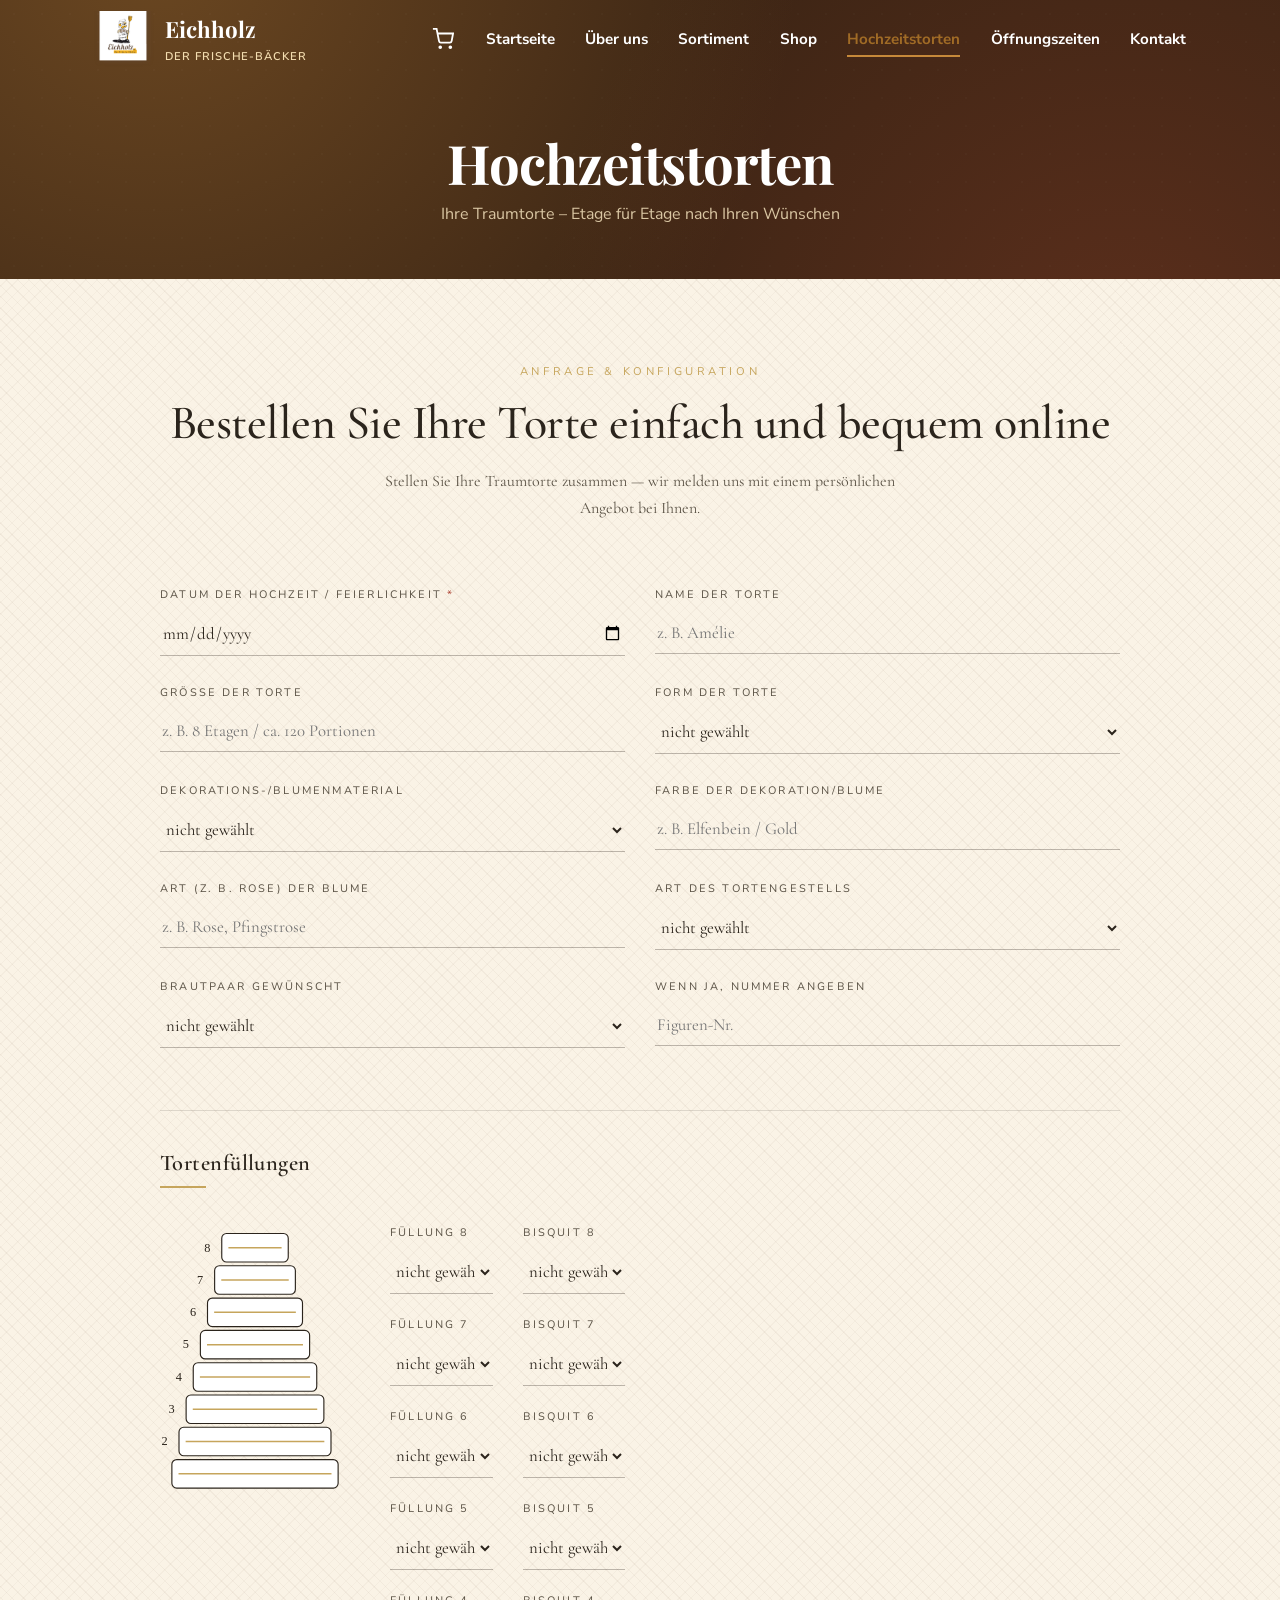
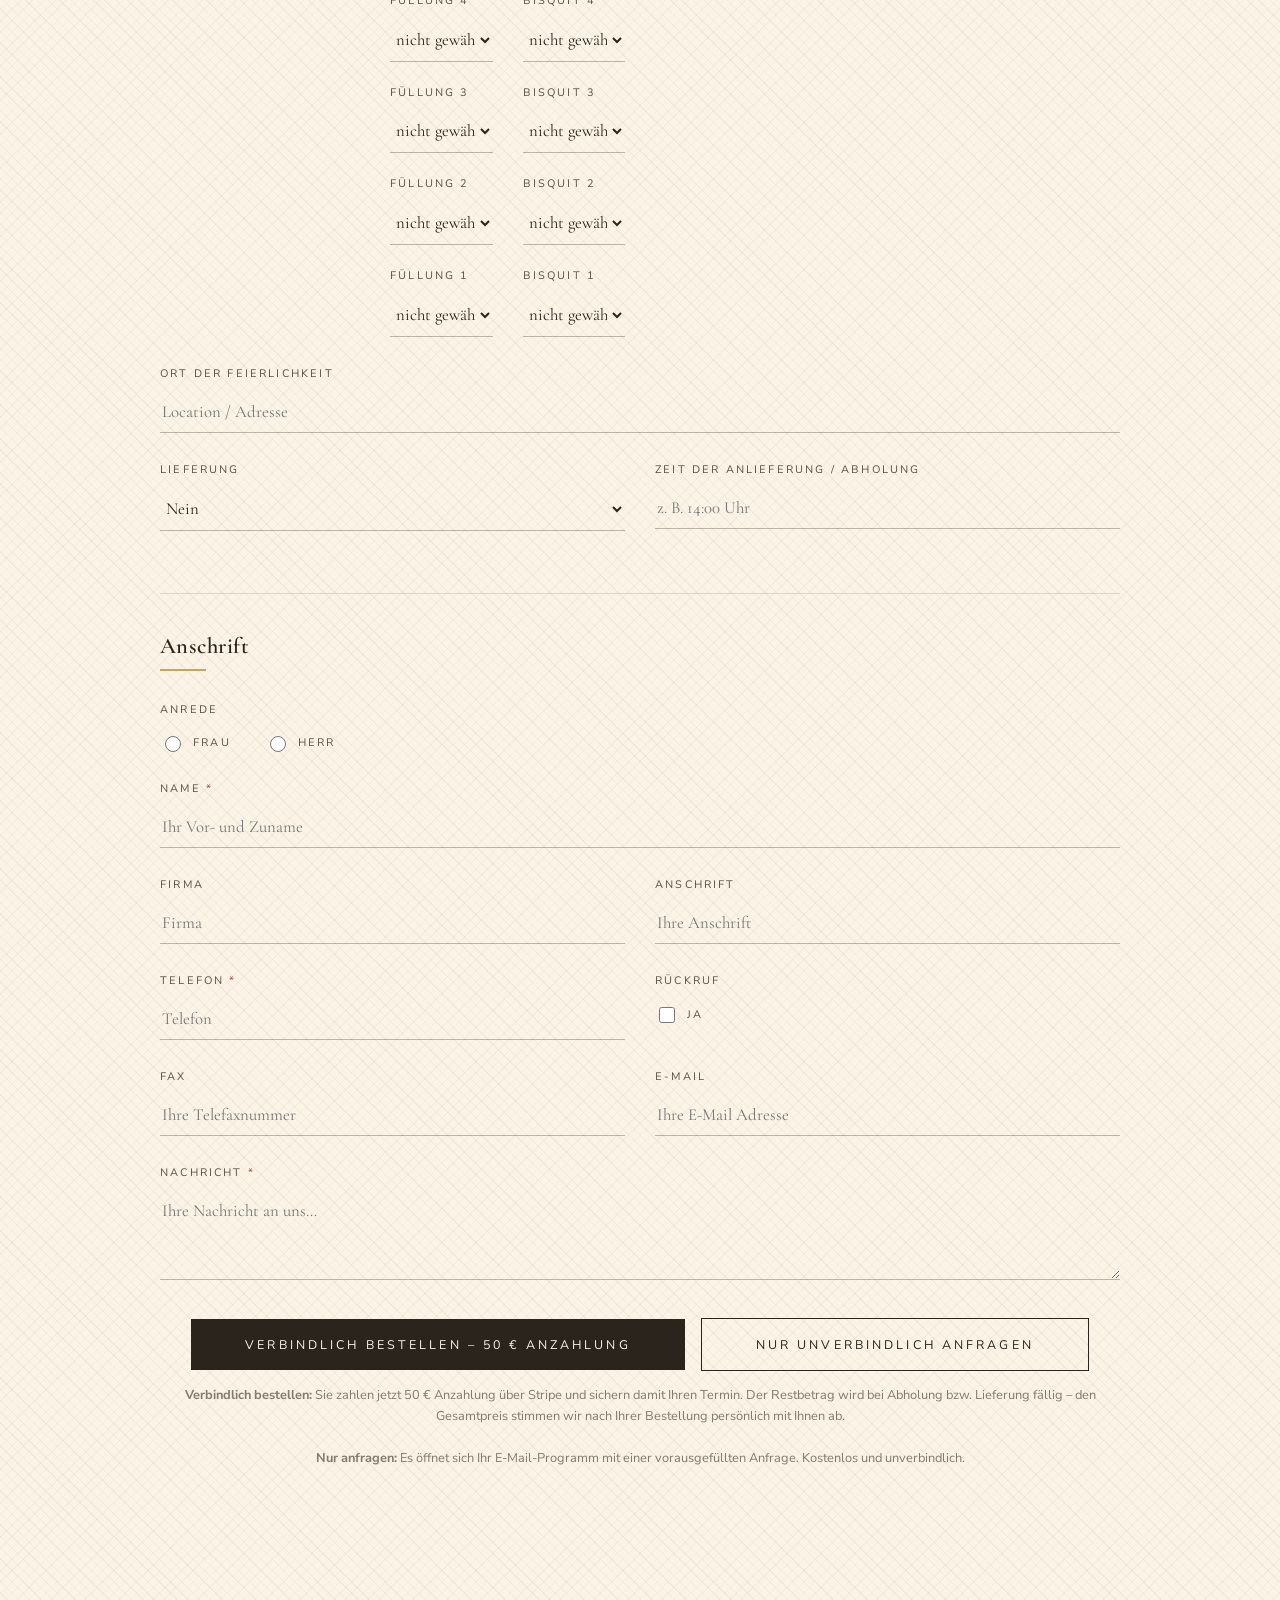
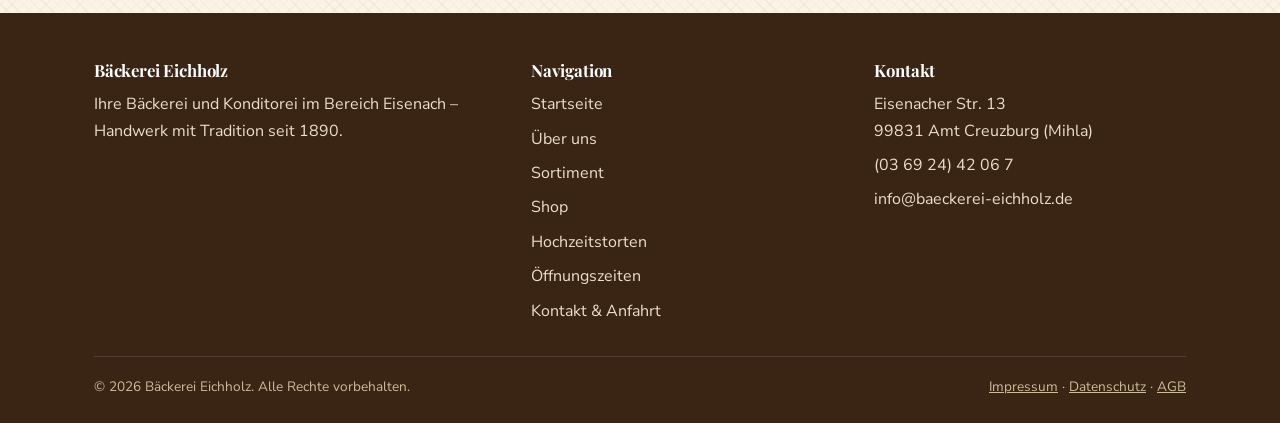
<file: hochzeitstorten.html>
<!DOCTYPE html>
<html lang="de">
<head>
<meta charset="UTF-8">
<meta name="viewport" content="width=device-width, initial-scale=1.0">
<title>Hochzeitstorten &amp; Torten-Konfigurator – Bäckerei Eichholz</title>
<meta name="description" content="Stellen Sie Ihre mehrstöckige Hochzeitstorte online zusammen – Biskuit und Füllung für jede Etage, Form, Dekoration und Liefertermin ganz nach Ihrem Geschmack.">
<link rel="canonical" href="https://baeckerei-eichholz.de/hochzeitstorten.html">
<meta property="og:type" content="website">
<meta property="og:locale" content="de_DE">
<meta property="og:site_name" content="Bäckerei Eichholz">
<meta property="og:url" content="https://baeckerei-eichholz.de/hochzeitstorten.html">
<meta property="og:title" content="Hochzeitstorten &amp; Torten-Konfigurator – Bäckerei Eichholz">
<meta property="og:description" content="Stellen Sie Ihre mehrstöckige Hochzeitstorte online zusammen – Biskuit und Füllung für jede Etage, Form, Dekoration und Liefertermin ganz nach Ihrem Geschmack.">
<meta property="og:image" content="https://baeckerei-eichholz.de/assets/img/hero-baeckerei.jpg">
<meta name="twitter:card" content="summary_large_image">
<link rel="preconnect" href="https://fonts.googleapis.com">
<link rel="preconnect" href="https://fonts.gstatic.com" crossorigin>
<link href="https://fonts.googleapis.com/css2?family=Cormorant+Garamond:ital,wght@0,500;0,600;1,500&family=Playfair+Display:wght@600;700&family=Nunito+Sans:wght@400;600;700;800&display=swap" rel="stylesheet">
<link rel="icon" href="assets/img/logo.png" type="image/png">
<link rel="stylesheet" href="css/style.css?v=148f0e2e">
</head>
<body>

<header class="site-header">
  <div class="header-inner">
    <a href="index.html" class="brand">
      <img src="assets/img/logo.png" alt="Bäckerei Eichholz Logo">
      <span>Eichholz<small>Der Frische-Bäcker</small></span>
    </a>
    <div class="header-actions">
      <button type="button" class="cart-toggle" aria-haspopup="dialog" aria-expanded="false" aria-label="Warenkorb öffnen">
        <svg width="22" height="22" viewBox="0 0 24 24" fill="none" stroke="currentColor" stroke-width="2" aria-hidden="true">
          <circle cx="9" cy="21" r="1"></circle><circle cx="20" cy="21" r="1"></circle>
          <path d="M1 1h4l2.68 13.39a2 2 0 0 0 2 1.61h9.72a2 2 0 0 0 2-1.61L23 6H6"></path>
        </svg>
        <span class="cart-badge is-hidden" aria-hidden="true">0</span>
      </button>
      <button class="nav-toggle" aria-label="Menü öffnen" aria-expanded="false"></button>
      <nav class="main-nav">
      <ul>
        <li><a href="index.html">Startseite</a></li>
        <li><a href="ueber-uns.html">Über uns</a></li>
        <li><a href="sortiment.html">Sortiment</a></li>
        <li><a href="shop.html">Shop</a></li>
        <li><a href="hochzeitstorten.html" aria-current="page">Hochzeitstorten</a></li>
        <li><a href="oeffnungszeiten.html">Öffnungszeiten</a></li>
        <li><a href="kontakt.html">Kontakt</a></li>
      </ul>
    </nav>
    </div>
  </div>
</header>

<div class="page-hero">
  <div class="container">
    <h1>Hochzeitstorten</h1>
    <p>Ihre Traumtorte – Etage für Etage nach Ihren Wünschen</p>
  </div>
</div>

<main>
  <div class="torten-konfigurator">

    <section class="tk-contact" id="tkContact">
      <div class="tk-contact-inner">
        <div class="tk-contact-head">
          <div class="tk-kicker">Anfrage &amp; Konfiguration</div>
          <h2>Bestellen Sie Ihre Torte einfach und bequem online</h2>
          <p>Stellen Sie Ihre Traumtorte zusammen — wir melden uns mit einem persönlichen Angebot bei Ihnen.</p>
        </div>

        <form class="tk-order-form" id="tkOrderForm">

          <!-- ===== Basisangaben ===== -->
          <div class="tk-field">
            <label for="tk-datum">Datum der Hochzeit / Feierlichkeit <span class="tk-req">*</span></label>
            <input type="date" id="tk-datum" required>
          </div>
          <div class="tk-field">
            <label for="tk-tortenname">Name der Torte</label>
            <input type="text" id="tk-tortenname" placeholder="z. B. Amélie">
          </div>
          <div class="tk-field">
            <label for="tk-groesse">Größe der Torte</label>
            <input type="text" id="tk-groesse" placeholder="z. B. 8 Etagen / ca. 120 Portionen">
          </div>
          <div class="tk-field">
            <label for="tk-form">Form der Torte</label>
            <select id="tk-form">
              <option value="">nicht gewählt</option>
              <option>Rund</option>
              <option>Eckig</option>
              <option>Herz</option>
              <option>Oval</option>
            </select>
          </div>
          <div class="tk-field">
            <label for="tk-deko">Dekorations-/Blumenmaterial</label>
            <select id="tk-deko">
              <option value="">nicht gewählt</option>
              <option>Zuckerblumen</option>
              <option>Frische Blumen</option>
              <option>Buttercreme</option>
              <option>Fondant</option>
              <option>Marzipan</option>
            </select>
          </div>
          <div class="tk-field">
            <label for="tk-dekofarbe">Farbe der Dekoration/Blume</label>
            <input type="text" id="tk-dekofarbe" placeholder="z. B. Elfenbein / Gold">
          </div>
          <div class="tk-field">
            <label for="tk-blumenart">Art (z. B. Rose) der Blume</label>
            <input type="text" id="tk-blumenart" placeholder="z. B. Rose, Pfingstrose">
          </div>
          <div class="tk-field">
            <label for="tk-gestell">Art des Tortengestells</label>
            <select id="tk-gestell">
              <option value="">nicht gewählt</option>
              <option>Ohne Gestell</option>
              <option>Etagere</option>
              <option>Säulengestell</option>
              <option>Acryl-Gestell</option>
            </select>
          </div>
          <div class="tk-field">
            <label for="tk-brautpaar">Brautpaar gewünscht</label>
            <select id="tk-brautpaar">
              <option value="">nicht gewählt</option>
              <option>Ja</option>
              <option>Nein</option>
            </select>
          </div>
          <div class="tk-field">
            <label for="tk-brautpaarnr">Wenn ja, Nummer angeben</label>
            <input type="text" id="tk-brautpaarnr" placeholder="Figuren-Nr.">
          </div>

          <!-- ===== Tortenfüllungen ===== -->
          <div class="tk-form-section tk-full">
            <span class="tk-form-section-title">Tortenfüllungen</span>
          </div>

          <div class="tk-full tk-tiers-block">
            <div class="tk-tier-diagram" id="tkTierDiagram" aria-hidden="true"></div>
            <div class="tk-tiers-grid" id="tkTiersGrid"></div>
          </div>

          <!-- ===== Veranstaltung / Lieferung ===== -->
          <div class="tk-field tk-full">
            <label for="tk-ort">Ort der Feierlichkeit</label>
            <input type="text" id="tk-ort" placeholder="Location / Adresse">
          </div>
          <div class="tk-field">
            <label for="tk-lieferung">Lieferung</label>
            <select id="tk-lieferung">
              <option>Nein</option>
              <option>Ja</option>
            </select>
          </div>
          <div class="tk-field">
            <label for="tk-zeit">Zeit der Anlieferung / Abholung</label>
            <input type="text" id="tk-zeit" placeholder="z. B. 14:00 Uhr">
          </div>

          <!-- ===== Anschrift ===== -->
          <div class="tk-form-section tk-full">
            <span class="tk-form-section-title">Anschrift</span>
          </div>

          <div class="tk-field tk-full">
            <label>Anrede</label>
            <div class="tk-choice-row">
              <label class="tk-choice"><input type="radio" name="tk-anrede" value="Frau"> Frau</label>
              <label class="tk-choice"><input type="radio" name="tk-anrede" value="Herr"> Herr</label>
            </div>
          </div>
          <div class="tk-field tk-full">
            <label for="tk-aname">Name <span class="tk-req">*</span></label>
            <input type="text" id="tk-aname" placeholder="Ihr Vor- und Zuname" required>
          </div>
          <div class="tk-field">
            <label for="tk-firma">Firma</label>
            <input type="text" id="tk-firma" placeholder="Firma">
          </div>
          <div class="tk-field">
            <label for="tk-anschrift">Anschrift</label>
            <input type="text" id="tk-anschrift" placeholder="Ihre Anschrift">
          </div>
          <div class="tk-field">
            <label for="tk-telefon">Telefon <span class="tk-req">*</span></label>
            <input type="tel" id="tk-telefon" placeholder="Telefon" required>
          </div>
          <div class="tk-field">
            <label>Rückruf</label>
            <div class="tk-choice-row">
              <label class="tk-choice"><input type="checkbox" id="tk-rueckruf"> Ja</label>
            </div>
          </div>
          <div class="tk-field">
            <label for="tk-fax">Fax</label>
            <input type="text" id="tk-fax" placeholder="Ihre Telefaxnummer">
          </div>
          <div class="tk-field">
            <label for="tk-email">E-Mail</label>
            <input type="email" id="tk-email" placeholder="Ihre E-Mail Adresse">
          </div>
          <div class="tk-field tk-full">
            <label for="tk-nachricht">Nachricht <span class="tk-req">*</span></label>
            <textarea id="tk-nachricht" placeholder="Ihre Nachricht an uns…" required></textarea>
          </div>

          <div class="tk-submit-row tk-full">
            <button type="submit" id="tkPayBtn">Verbindlich bestellen – 50&nbsp;€ Anzahlung</button>
            <button type="button" id="tkInquiryBtn" class="tk-secondary">Nur unverbindlich anfragen</button>
            <p class="tk-submit-error notice-box notice-box--compact is-hidden" id="tkPayError"></p>
            <div class="tk-submit-note">
              <strong>Verbindlich bestellen:</strong> Sie zahlen jetzt 50&nbsp;€ Anzahlung
              über Stripe und sichern damit Ihren Termin. Der Restbetrag wird bei
              Abholung bzw. Lieferung fällig – den Gesamtpreis stimmen wir nach
              Ihrer Bestellung persönlich mit Ihnen ab.<br><br>
              <strong>Nur anfragen:</strong> Es öffnet sich Ihr E-Mail-Programm mit
              einer vorausgefüllten Anfrage. Kostenlos und unverbindlich.
            </div>
          </div>
        </form>
      </div>
    </section>

  </div>
</main>

<footer class="site-footer">
  <div class="container">
    <div class="footer-inner">
      <div>
        <h4>Bäckerei Eichholz</h4>
        <p>Ihre Bäckerei und Konditorei im Bereich Eisenach – Handwerk mit Tradition seit 1890.</p>
      </div>
      <div>
        <h4>Navigation</h4>
        <ul>
          <li><a href="index.html">Startseite</a></li>
          <li><a href="ueber-uns.html">Über uns</a></li>
          <li><a href="sortiment.html">Sortiment</a></li>
          <li><a href="shop.html">Shop</a></li>
          <li><a href="hochzeitstorten.html">Hochzeitstorten</a></li>
          <li><a href="oeffnungszeiten.html">Öffnungszeiten</a></li>
          <li><a href="kontakt.html">Kontakt &amp; Anfahrt</a></li>
        </ul>
      </div>
      <div>
        <h4>Kontakt</h4>
        <ul>
          <li>Eisenacher Str. 13<br>99831 Amt Creuzburg (Mihla)</li>
          <li><a href="tel:+493692442067">(03 69 24) 42 06 7</a></li>
          <li><a href="mailto:info@baeckerei-eichholz.de">info@baeckerei-eichholz.de</a></li>
        </ul>
      </div>
    </div>
    <div class="footer-bottom">
      <span>© 2026 Bäckerei Eichholz. Alle Rechte vorbehalten.</span>
      <span><a href="impressum.html">Impressum</a> · <a href="datenschutz.html">Datenschutz</a> · <a href="agb.html">AGB</a></span>
    </div>
  </div>
</footer>

<script src="js/main.js?v=3b09e055"></script>
<script src="js/shop-data.js?v=3d29de62"></script>
<script src="js/cart.js?v=0197f294"></script>
<script type="module" src="js/torten-konfigurator.js?v=413f198c"></script>
</body>
</html>
</file>
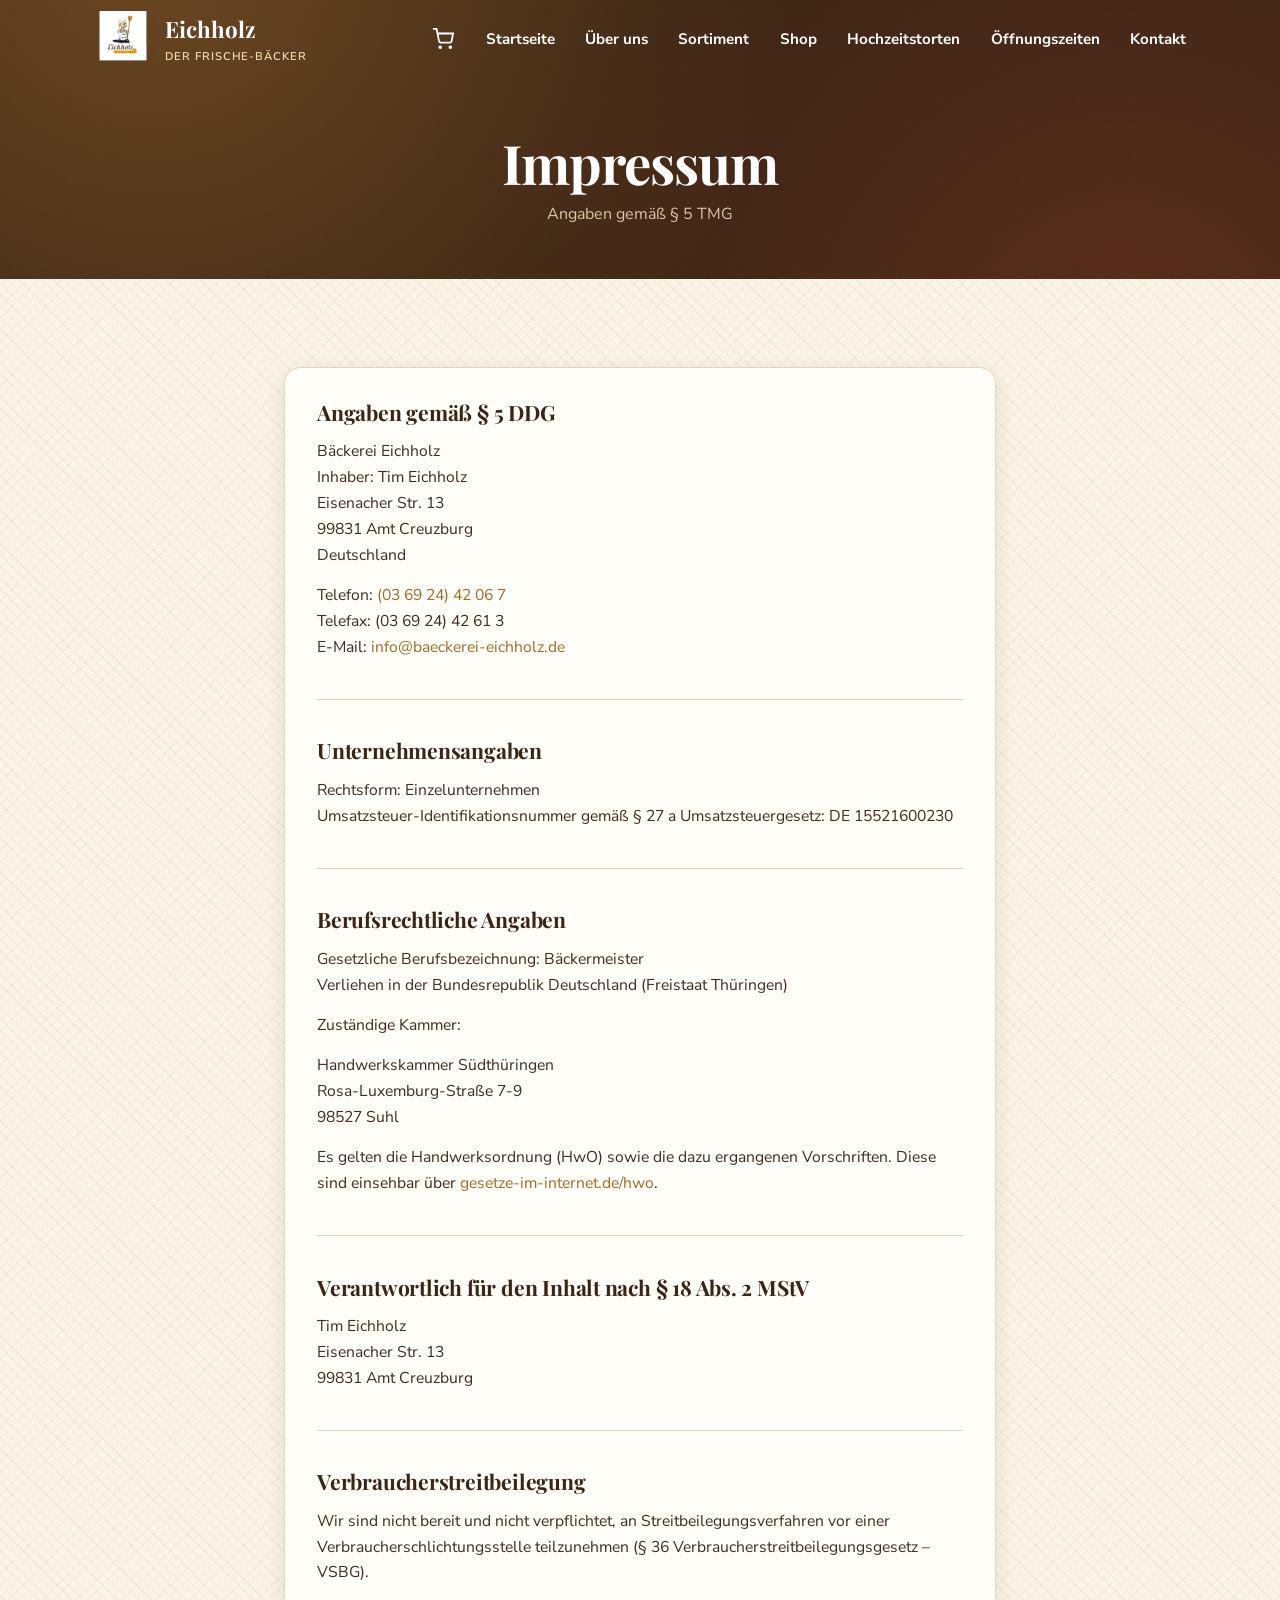
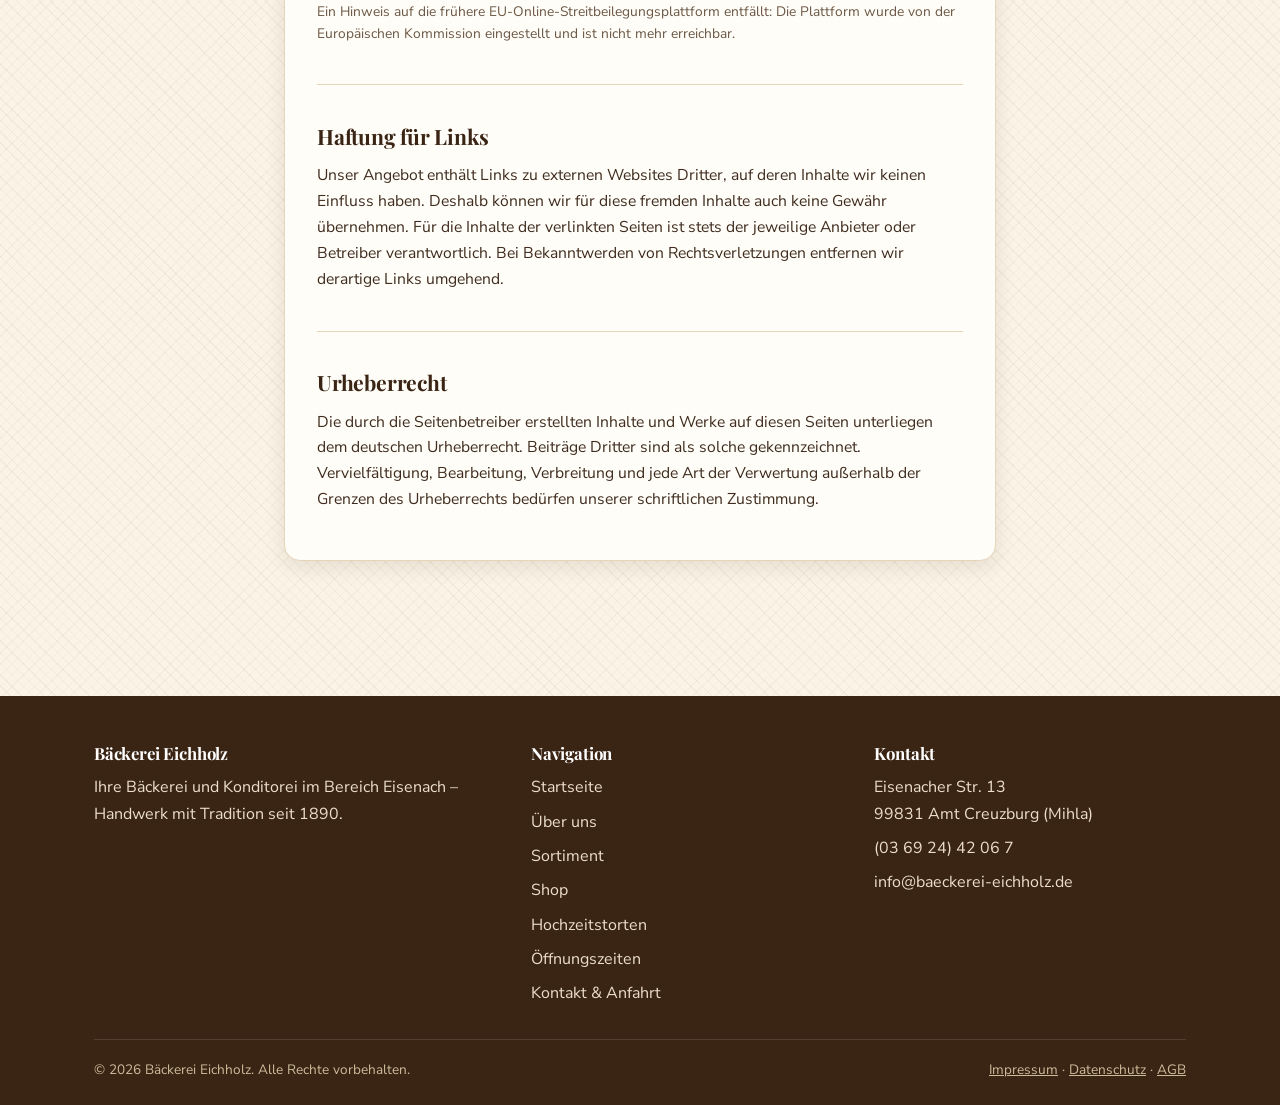
<file: impressum.html>
<!DOCTYPE html>
<html lang="de">
<head>
<meta charset="UTF-8">
<meta name="viewport" content="width=device-width, initial-scale=1.0">
<title>Impressum – Bäckerei Eichholz</title>
<link rel="canonical" href="https://baeckerei-eichholz.de/impressum.html">
<meta property="og:type" content="website">
<meta property="og:locale" content="de_DE">
<meta property="og:site_name" content="Bäckerei Eichholz">
<meta property="og:url" content="https://baeckerei-eichholz.de/impressum.html">
<meta property="og:title" content="Impressum – Bäckerei Eichholz">
<meta property="og:image" content="https://baeckerei-eichholz.de/assets/img/hero-baeckerei.jpg">
<meta name="twitter:card" content="summary_large_image">
<link rel="preconnect" href="https://fonts.googleapis.com">
<link rel="preconnect" href="https://fonts.gstatic.com" crossorigin>
<link href="https://fonts.googleapis.com/css2?family=Playfair+Display:wght@600;700&family=Nunito+Sans:wght@400;600;700;800&display=swap" rel="stylesheet">
<link rel="icon" href="assets/img/logo.png" type="image/png">
<link rel="stylesheet" href="css/style.css?v=148f0e2e">
</head>
<body>

<header class="site-header">
  <div class="header-inner">
    <a href="index.html" class="brand">
      <img src="assets/img/logo.png" alt="Bäckerei Eichholz Logo">
      <span>Eichholz<small>Der Frische-Bäcker</small></span>
    </a>
    <div class="header-actions">
      <button type="button" class="cart-toggle" aria-haspopup="dialog" aria-expanded="false" aria-label="Warenkorb öffnen">
        <svg width="22" height="22" viewBox="0 0 24 24" fill="none" stroke="currentColor" stroke-width="2" aria-hidden="true">
          <circle cx="9" cy="21" r="1"></circle><circle cx="20" cy="21" r="1"></circle>
          <path d="M1 1h4l2.68 13.39a2 2 0 0 0 2 1.61h9.72a2 2 0 0 0 2-1.61L23 6H6"></path>
        </svg>
        <span class="cart-badge is-hidden" aria-hidden="true">0</span>
      </button>
      <button class="nav-toggle" aria-label="Menü öffnen" aria-expanded="false"></button>
      <nav class="main-nav">
      <ul>
        <li><a href="index.html">Startseite</a></li>
        <li><a href="ueber-uns.html">Über uns</a></li>
        <li><a href="sortiment.html">Sortiment</a></li>
        <li><a href="shop.html">Shop</a></li>
        <li><a href="hochzeitstorten.html">Hochzeitstorten</a></li>
        <li><a href="oeffnungszeiten.html">Öffnungszeiten</a></li>
        <li><a href="kontakt.html">Kontakt</a></li>
      </ul>
    </nav>
    </div>
  </div>
</header>

<div class="page-hero">
  <div class="container">
    <h1>Impressum</h1>
    <p>Angaben gemäß § 5 TMG</p>
  </div>
</div>

<main>
  <section class="section">
    <div class="container" style="max-width: 760px;">
      <div class="contact-card legal-doc">

        <section>
          <h2>Angaben gem&auml;&szlig; &sect; 5 DDG</h2>
          <address>
            B&auml;ckerei Eichholz<br>
            Inhaber: Tim Eichholz<br>
            Eisenacher Str. 13<br>
            99831 Amt Creuzburg<br>
            Deutschland
          </address>
          <p>
            Telefon: <a href="tel:+493692442067">(03 69 24) 42 06 7</a><br>
            Telefax: (03 69 24) 42 61 3<br>
            E-Mail: <a href="mailto:info@baeckerei-eichholz.de">info@baeckerei-eichholz.de</a>
          </p>
        </section>

        <section>
          <h2>Unternehmensangaben</h2>
          <p>
            Rechtsform: Einzelunternehmen<br>
            Umsatzsteuer-Identifikationsnummer gem&auml;&szlig; &sect; 27&nbsp;a Umsatzsteuergesetz:
            DE&nbsp;15521600230
          </p>
        </section>

        <section>
          <h2>Berufsrechtliche Angaben</h2>
          <p>
            Gesetzliche Berufsbezeichnung: B&auml;ckermeister<br>
            Verliehen in der Bundesrepublik Deutschland (Freistaat Th&uuml;ringen)
          </p>
          <p>Zust&auml;ndige Kammer:</p>
          <address>
            Handwerkskammer S&uuml;dth&uuml;ringen<br>
            Rosa-Luxemburg-Stra&szlig;e 7-9<br>
            98527 Suhl
          </address>
          <p>
            Es gelten die Handwerksordnung (HwO) sowie die dazu ergangenen
            Vorschriften. Diese sind einsehbar &uuml;ber
            <a href="https://www.gesetze-im-internet.de/hwo/" target="_blank" rel="noopener">gesetze-im-internet.de/hwo</a>.
          </p>
        </section>

        <section>
          <h2>Verantwortlich f&uuml;r den Inhalt nach &sect; 18 Abs. 2 MStV</h2>
          <address>
            Tim Eichholz<br>
            Eisenacher Str. 13<br>
            99831 Amt Creuzburg
          </address>
        </section>

        <section>
          <h2>Verbraucherstreitbeilegung</h2>
          <p>
            Wir sind nicht bereit und nicht verpflichtet, an Streitbeilegungs&shy;verfahren
            vor einer Verbraucherschlichtungsstelle teilzunehmen
            (&sect; 36 Verbraucherstreitbeilegungsgesetz &ndash; VSBG).
          </p>
          <p class="legal-meta">
            Ein Hinweis auf die fr&uuml;here EU-Online-Streitbeilegungsplattform
            entf&auml;llt: Die Plattform wurde von der Europ&auml;ischen Kommission
            eingestellt und ist nicht mehr erreichbar.
          </p>
        </section>

        <section>
          <h2>Haftung f&uuml;r Links</h2>
          <p>
            Unser Angebot enth&auml;lt Links zu externen Websites Dritter, auf deren
            Inhalte wir keinen Einfluss haben. Deshalb k&ouml;nnen wir f&uuml;r diese
            fremden Inhalte auch keine Gew&auml;hr &uuml;bernehmen. F&uuml;r die Inhalte der
            verlinkten Seiten ist stets der jeweilige Anbieter oder Betreiber
            verantwortlich. Bei Bekanntwerden von Rechtsverletzungen entfernen
            wir derartige Links umgehend.
          </p>
        </section>

        <section>
          <h2>Urheberrecht</h2>
          <p>
            Die durch die Seitenbetreiber erstellten Inhalte und Werke auf
            diesen Seiten unterliegen dem deutschen Urheberrecht. Beitr&auml;ge
            Dritter sind als solche gekennzeichnet. Vervielf&auml;ltigung,
            Bearbeitung, Verbreitung und jede Art der Verwertung au&szlig;erhalb der
            Grenzen des Urheberrechts bed&uuml;rfen unserer schriftlichen Zustimmung.
          </p>
        </section>

      </div>
    </div>
  </section>
</main>

<footer class="site-footer">
  <div class="container">
    <div class="footer-inner">
      <div>
        <h4>Bäckerei Eichholz</h4>
        <p>Ihre Bäckerei und Konditorei im Bereich Eisenach – Handwerk mit Tradition seit 1890.</p>
      </div>
      <div>
        <h4>Navigation</h4>
        <ul>
          <li><a href="index.html">Startseite</a></li>
          <li><a href="ueber-uns.html">Über uns</a></li>
          <li><a href="sortiment.html">Sortiment</a></li>
          <li><a href="shop.html">Shop</a></li>
          <li><a href="hochzeitstorten.html">Hochzeitstorten</a></li>
          <li><a href="oeffnungszeiten.html">Öffnungszeiten</a></li>
          <li><a href="kontakt.html">Kontakt &amp; Anfahrt</a></li>
        </ul>
      </div>
      <div>
        <h4>Kontakt</h4>
        <ul>
          <li>Eisenacher Str. 13<br>99831 Amt Creuzburg (Mihla)</li>
          <li><a href="tel:+493692442067">(03 69 24) 42 06 7</a></li>
          <li><a href="mailto:info@baeckerei-eichholz.de">info@baeckerei-eichholz.de</a></li>
        </ul>
      </div>
    </div>
    <div class="footer-bottom">
      <span>© 2026 Bäckerei Eichholz. Alle Rechte vorbehalten.</span>
      <span><a href="impressum.html">Impressum</a> · <a href="datenschutz.html">Datenschutz</a> · <a href="agb.html">AGB</a></span>
    </div>
  </div>
</footer>

<script src="js/main.js?v=3b09e055"></script>
<script src="js/shop-data.js?v=3d29de62"></script>
<script src="js/cart.js?v=0197f294"></script>
</body>
</html>
</file>
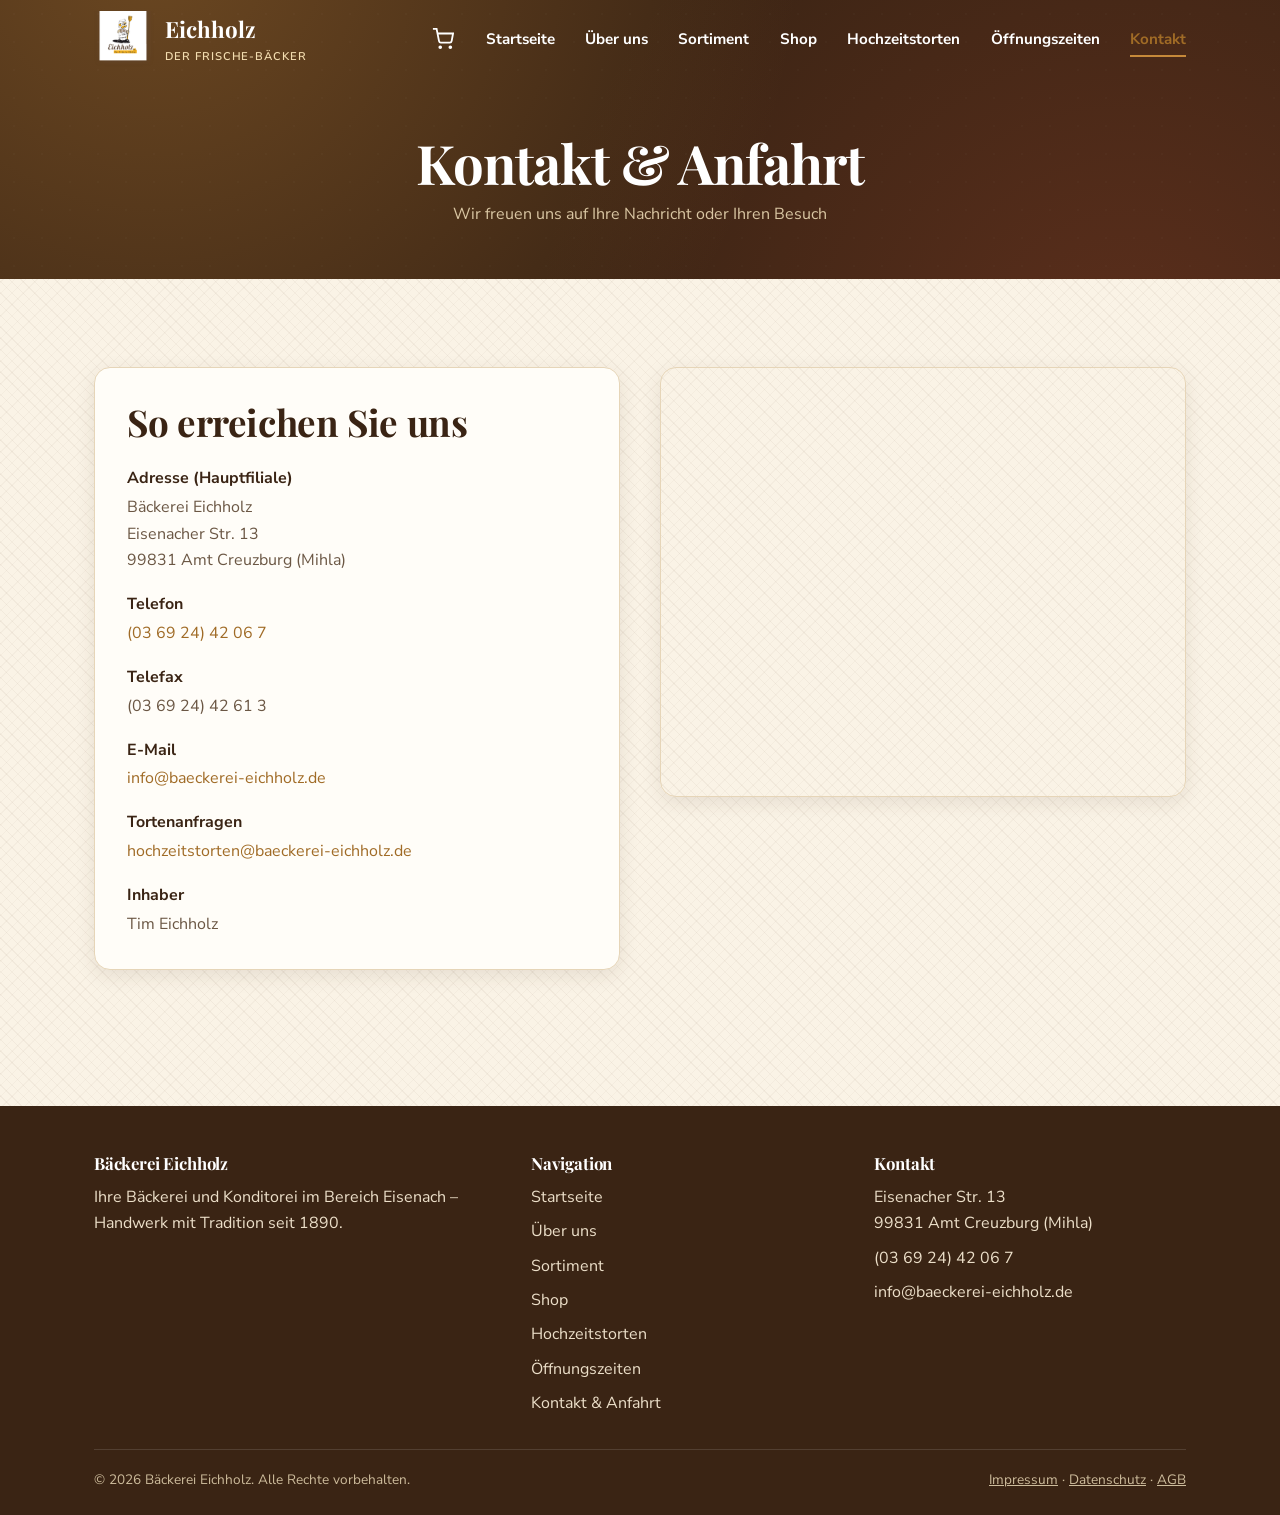
<file: kontakt.html>
<!DOCTYPE html>
<html lang="de">
<head>
<meta charset="UTF-8">
<meta name="viewport" content="width=device-width, initial-scale=1.0">
<title>Kontakt &amp; Anfahrt – Bäckerei Eichholz</title>
<meta name="description" content="Kontaktieren Sie die Bäckerei Eichholz in Mihla bei Eisenach – Telefon, E-Mail, Adresse und Anfahrt mit Karte.">
<link rel="canonical" href="https://baeckerei-eichholz.de/kontakt.html">
<meta property="og:type" content="website">
<meta property="og:locale" content="de_DE">
<meta property="og:site_name" content="Bäckerei Eichholz">
<meta property="og:url" content="https://baeckerei-eichholz.de/kontakt.html">
<meta property="og:title" content="Kontakt &amp; Anfahrt – Bäckerei Eichholz">
<meta property="og:description" content="Kontaktieren Sie die Bäckerei Eichholz in Mihla bei Eisenach – Telefon, E-Mail, Adresse und Anfahrt mit Karte.">
<meta property="og:image" content="https://baeckerei-eichholz.de/assets/img/hero-baeckerei.jpg">
<meta name="twitter:card" content="summary_large_image">
<link rel="preconnect" href="https://fonts.googleapis.com">
<link rel="preconnect" href="https://fonts.gstatic.com" crossorigin>
<link href="https://fonts.googleapis.com/css2?family=Playfair+Display:wght@600;700&family=Nunito+Sans:wght@400;600;700;800&display=swap" rel="stylesheet">
<link rel="icon" href="assets/img/logo.png" type="image/png">
<link rel="stylesheet" href="css/style.css?v=148f0e2e">
</head>
<body>

<header class="site-header">
  <div class="header-inner">
    <a href="index.html" class="brand">
      <img src="assets/img/logo.png" alt="Bäckerei Eichholz Logo">
      <span>Eichholz<small>Der Frische-Bäcker</small></span>
    </a>
    <div class="header-actions">
      <button type="button" class="cart-toggle" aria-haspopup="dialog" aria-expanded="false" aria-label="Warenkorb öffnen">
        <svg width="22" height="22" viewBox="0 0 24 24" fill="none" stroke="currentColor" stroke-width="2" aria-hidden="true">
          <circle cx="9" cy="21" r="1"></circle><circle cx="20" cy="21" r="1"></circle>
          <path d="M1 1h4l2.68 13.39a2 2 0 0 0 2 1.61h9.72a2 2 0 0 0 2-1.61L23 6H6"></path>
        </svg>
        <span class="cart-badge is-hidden" aria-hidden="true">0</span>
      </button>
      <button class="nav-toggle" aria-label="Menü öffnen" aria-expanded="false"></button>
      <nav class="main-nav">
      <ul>
        <li><a href="index.html">Startseite</a></li>
        <li><a href="ueber-uns.html">Über uns</a></li>
        <li><a href="sortiment.html">Sortiment</a></li>
        <li><a href="shop.html">Shop</a></li>
        <li><a href="hochzeitstorten.html">Hochzeitstorten</a></li>
        <li><a href="oeffnungszeiten.html">Öffnungszeiten</a></li>
        <li><a href="kontakt.html" aria-current="page">Kontakt</a></li>
      </ul>
    </nav>
    </div>
  </div>
</header>

<div class="page-hero">
  <div class="container">
    <h1>Kontakt &amp; Anfahrt</h1>
    <p>Wir freuen uns auf Ihre Nachricht oder Ihren Besuch</p>
  </div>
</div>

<main>
  <section class="section">
    <div class="container">
      <div class="contact-grid">
        <div class="contact-card">
          <h2>So erreichen Sie uns</h2>
          <dl>
            <dt>Adresse (Hauptfiliale)</dt>
            <dd>Bäckerei Eichholz<br>Eisenacher Str. 13<br>99831 Amt Creuzburg (Mihla)</dd>

            <dt>Telefon</dt>
            <dd><a href="tel:+493692442067">(03 69 24) 42 06 7</a></dd>

            <dt>Telefax</dt>
            <dd>(03 69 24) 42 61 3</dd>

            <dt>E-Mail</dt>
            <dd><a href="mailto:info@baeckerei-eichholz.de">info@baeckerei-eichholz.de</a></dd>

            <dt>Tortenanfragen</dt>
            <dd><a href="mailto:hochzeitstorten@baeckerei-eichholz.de">hochzeitstorten@baeckerei-eichholz.de</a></dd>

            <dt>Inhaber</dt>
            <dd>Tim Eichholz</dd>
          </dl>

        </div>

        <div class="map-wrap">
          <iframe
            src="https://www.google.com/maps?q=Eisenacher+Stra%C3%9Fe+13,+99831+Amt+Creuzburg&output=embed"
            title="Anfahrtskarte Bäckerei Eichholz"
            loading="lazy"
            referrerpolicy="no-referrer-when-downgrade">
          </iframe>
        </div>
      </div>
    </div>
  </section>
</main>

<footer class="site-footer">
  <div class="container">
    <div class="footer-inner">
      <div>
        <h4>Bäckerei Eichholz</h4>
        <p>Ihre Bäckerei und Konditorei im Bereich Eisenach – Handwerk mit Tradition seit 1890.</p>
      </div>
      <div>
        <h4>Navigation</h4>
        <ul>
          <li><a href="index.html">Startseite</a></li>
          <li><a href="ueber-uns.html">Über uns</a></li>
          <li><a href="sortiment.html">Sortiment</a></li>
          <li><a href="shop.html">Shop</a></li>
          <li><a href="hochzeitstorten.html">Hochzeitstorten</a></li>
          <li><a href="oeffnungszeiten.html">Öffnungszeiten</a></li>
          <li><a href="kontakt.html">Kontakt &amp; Anfahrt</a></li>
        </ul>
      </div>
      <div>
        <h4>Kontakt</h4>
        <ul>
          <li>Eisenacher Str. 13<br>99831 Amt Creuzburg (Mihla)</li>
          <li><a href="tel:+493692442067">(03 69 24) 42 06 7</a></li>
          <li><a href="mailto:info@baeckerei-eichholz.de">info@baeckerei-eichholz.de</a></li>
        </ul>
      </div>
    </div>
    <div class="footer-bottom">
      <span>© 2026 Bäckerei Eichholz. Alle Rechte vorbehalten.</span>
      <span><a href="impressum.html">Impressum</a> · <a href="datenschutz.html">Datenschutz</a> · <a href="agb.html">AGB</a></span>
    </div>
  </div>
</footer>

<script src="js/main.js?v=3b09e055"></script>
<script src="js/shop-data.js?v=3d29de62"></script>
<script src="js/cart.js?v=0197f294"></script>
</body>
</html>
</file>
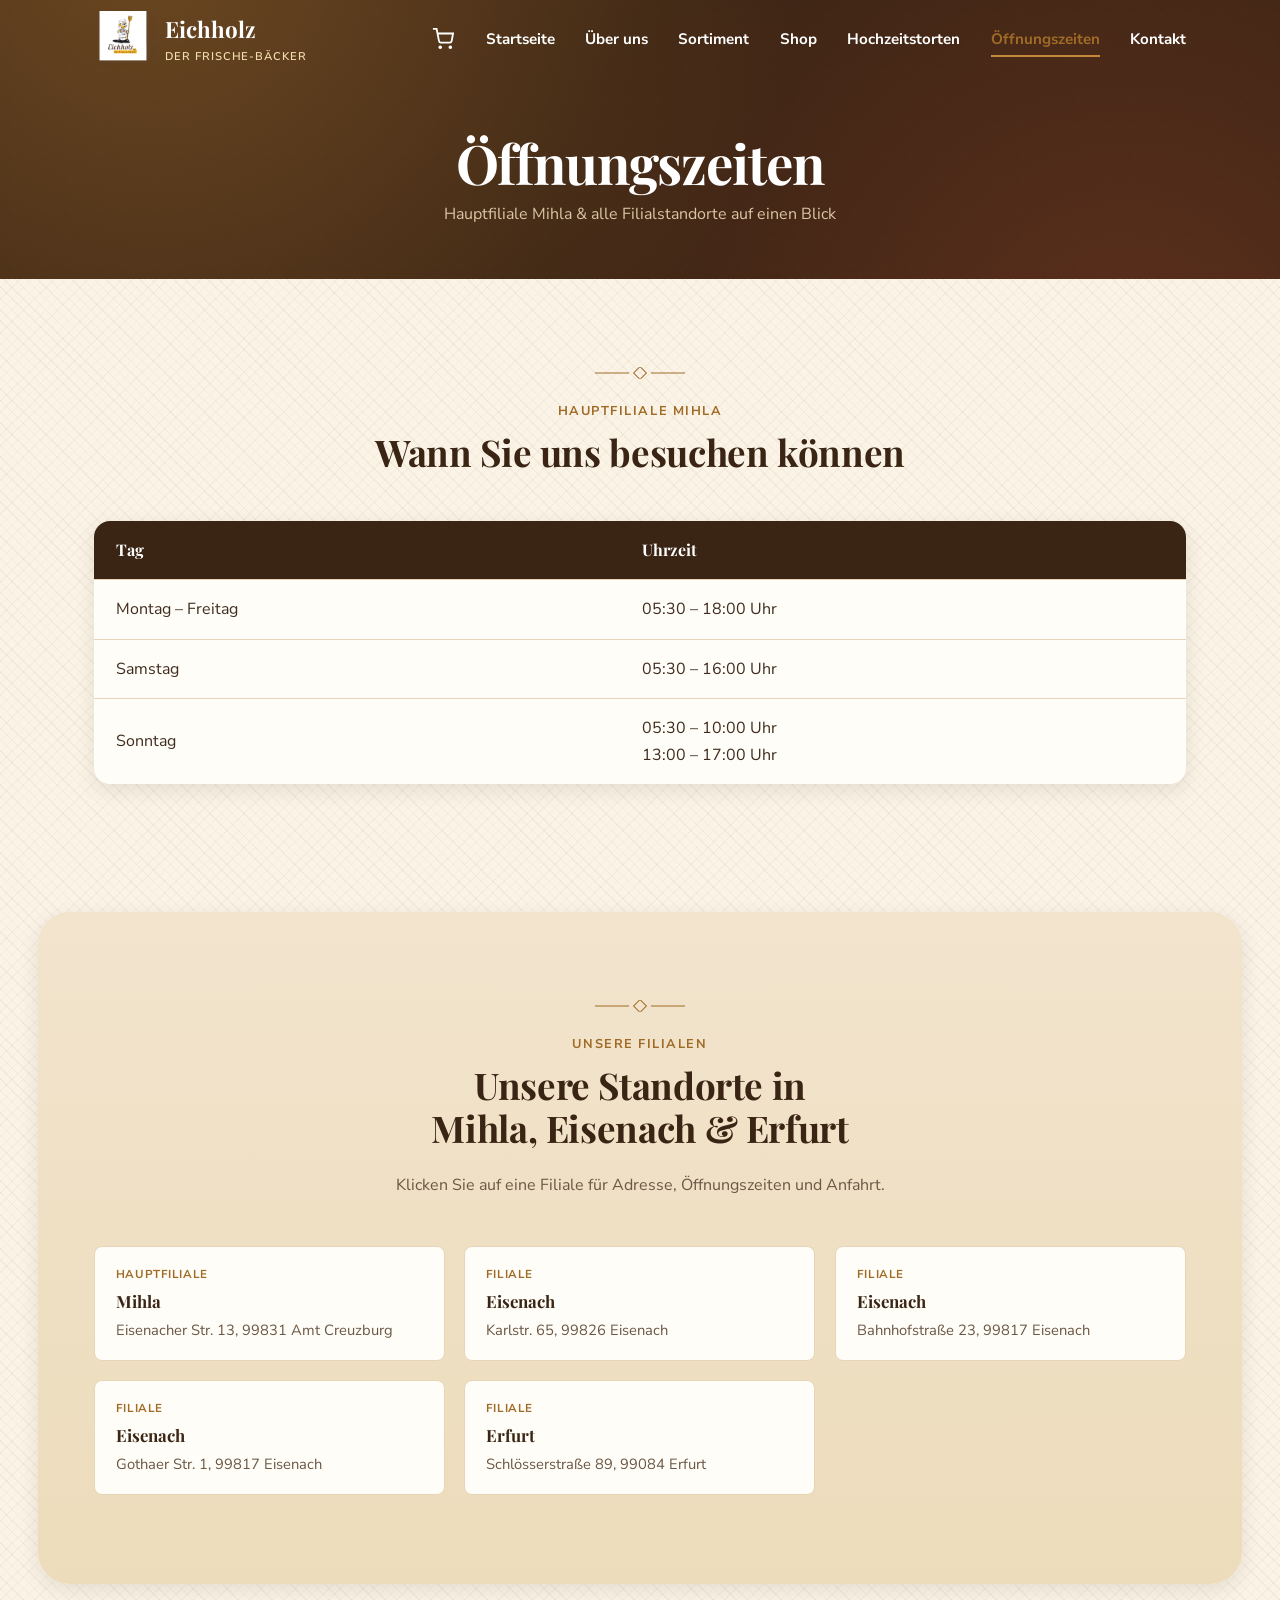
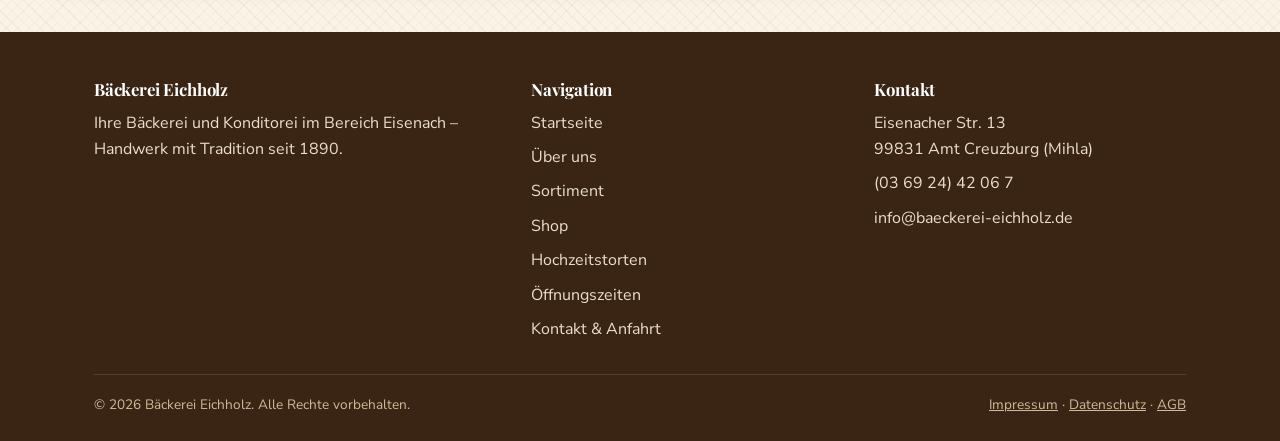
<file: oeffnungszeiten.html>
<!DOCTYPE html>
<html lang="de">
<head>
<meta charset="UTF-8">
<meta name="viewport" content="width=device-width, initial-scale=1.0">
<title>Öffnungszeiten &amp; Filialen – Bäckerei Eichholz</title>
<meta name="description" content="Öffnungszeiten der Hauptfiliale und Übersicht aller Filialstandorte der Bäckerei Eichholz in Mihla, Eisenach und Erfurt.">
<link rel="canonical" href="https://baeckerei-eichholz.de/oeffnungszeiten.html">
<meta property="og:type" content="website">
<meta property="og:locale" content="de_DE">
<meta property="og:site_name" content="Bäckerei Eichholz">
<meta property="og:url" content="https://baeckerei-eichholz.de/oeffnungszeiten.html">
<meta property="og:title" content="Öffnungszeiten &amp; Filialen – Bäckerei Eichholz">
<meta property="og:description" content="Öffnungszeiten der Hauptfiliale und Übersicht aller Filialstandorte der Bäckerei Eichholz in Mihla, Eisenach und Erfurt.">
<meta property="og:image" content="https://baeckerei-eichholz.de/assets/img/hero-baeckerei.jpg">
<meta name="twitter:card" content="summary_large_image">
<link rel="preconnect" href="https://fonts.googleapis.com">
<link rel="preconnect" href="https://fonts.gstatic.com" crossorigin>
<link href="https://fonts.googleapis.com/css2?family=Playfair+Display:wght@600;700&family=Nunito+Sans:wght@400;600;700;800&display=swap" rel="stylesheet">
<link rel="icon" href="assets/img/logo.png" type="image/png">
<link rel="stylesheet" href="css/style.css?v=148f0e2e">
</head>
<body>

<header class="site-header">
  <div class="header-inner">
    <a href="index.html" class="brand">
      <img src="assets/img/logo.png" alt="Bäckerei Eichholz Logo">
      <span>Eichholz<small>Der Frische-Bäcker</small></span>
    </a>
    <div class="header-actions">
      <button type="button" class="cart-toggle" aria-haspopup="dialog" aria-expanded="false" aria-label="Warenkorb öffnen">
        <svg width="22" height="22" viewBox="0 0 24 24" fill="none" stroke="currentColor" stroke-width="2" aria-hidden="true">
          <circle cx="9" cy="21" r="1"></circle><circle cx="20" cy="21" r="1"></circle>
          <path d="M1 1h4l2.68 13.39a2 2 0 0 0 2 1.61h9.72a2 2 0 0 0 2-1.61L23 6H6"></path>
        </svg>
        <span class="cart-badge is-hidden" aria-hidden="true">0</span>
      </button>
      <button class="nav-toggle" aria-label="Menü öffnen" aria-expanded="false"></button>
      <nav class="main-nav">
      <ul>
        <li><a href="index.html">Startseite</a></li>
        <li><a href="ueber-uns.html">Über uns</a></li>
        <li><a href="sortiment.html">Sortiment</a></li>
        <li><a href="shop.html">Shop</a></li>
        <li><a href="hochzeitstorten.html">Hochzeitstorten</a></li>
        <li><a href="oeffnungszeiten.html" aria-current="page">Öffnungszeiten</a></li>
        <li><a href="kontakt.html">Kontakt</a></li>
      </ul>
    </nav>
    </div>
  </div>
</header>

<div class="page-hero">
  <div class="container">
    <h1>Öffnungszeiten</h1>
    <p>Hauptfiliale Mihla &amp; alle Filialstandorte auf einen Blick</p>
  </div>
</div>

<main>
  <section class="section">
    <div class="container">
      <div class="section-heading">
        <span class="eyebrow">Hauptfiliale Mihla</span>
        <h2>Wann Sie uns besuchen können</h2>
      </div>

      <table class="hours-table">
        <thead>
          <tr>
            <th>Tag</th>
            <th>Uhrzeit</th>
          </tr>
        </thead>
        <tbody>
          <tr><td>Montag – Freitag</td><td>05:30 – 18:00 Uhr</td></tr>
          <tr><td>Samstag</td><td>05:30 – 16:00 Uhr</td></tr>
          <tr><td>Sonntag</td><td>05:30 – 10:00 Uhr<br>13:00 – 17:00 Uhr</td></tr>
        </tbody>
      </table>
    </div>
  </section>

  <section class="section section--alt">
    <div class="container">
      <div class="section-heading">
        <span class="eyebrow">Unsere Filialen</span>
        <h2>Unsere Standorte in Mihla, Eisenach &amp; Erfurt</h2>
        <p>Klicken Sie auf eine Filiale für Adresse, Öffnungszeiten und Anfahrt.</p>
      </div>

      <ul class="filiale-list" id="filialeGrid" aria-label="Filialübersicht">
        <!-- Karten werden aus js/filialen.js gerendert (zentrale Filialdaten) -->
      </ul>

    </div>
  </section>
</main>

<footer class="site-footer">
  <div class="container">
    <div class="footer-inner">
      <div>
        <h4>Bäckerei Eichholz</h4>
        <p>Ihre Bäckerei und Konditorei im Bereich Eisenach – Handwerk mit Tradition seit 1890.</p>
      </div>
      <div>
        <h4>Navigation</h4>
        <ul>
          <li><a href="index.html">Startseite</a></li>
          <li><a href="ueber-uns.html">Über uns</a></li>
          <li><a href="sortiment.html">Sortiment</a></li>
          <li><a href="shop.html">Shop</a></li>
          <li><a href="hochzeitstorten.html">Hochzeitstorten</a></li>
          <li><a href="oeffnungszeiten.html">Öffnungszeiten</a></li>
          <li><a href="kontakt.html">Kontakt &amp; Anfahrt</a></li>
        </ul>
      </div>
      <div>
        <h4>Kontakt</h4>
        <ul>
          <li>Eisenacher Str. 13<br>99831 Amt Creuzburg (Mihla)</li>
          <li><a href="tel:+493692442067">(03 69 24) 42 06 7</a></li>
          <li><a href="mailto:info@baeckerei-eichholz.de">info@baeckerei-eichholz.de</a></li>
        </ul>
      </div>
    </div>
    <div class="footer-bottom">
      <span>© 2026 Bäckerei Eichholz. Alle Rechte vorbehalten.</span>
      <span><a href="impressum.html">Impressum</a> · <a href="datenschutz.html">Datenschutz</a> · <a href="agb.html">AGB</a></span>
    </div>
  </div>
</footer>

<script src="js/filialen.js?v=d2ebf2de"></script>
<script src="js/main.js?v=3b09e055"></script>
<script src="js/shop-data.js?v=3d29de62"></script>
<script src="js/cart.js?v=0197f294"></script>
</body>
</html>
</file>
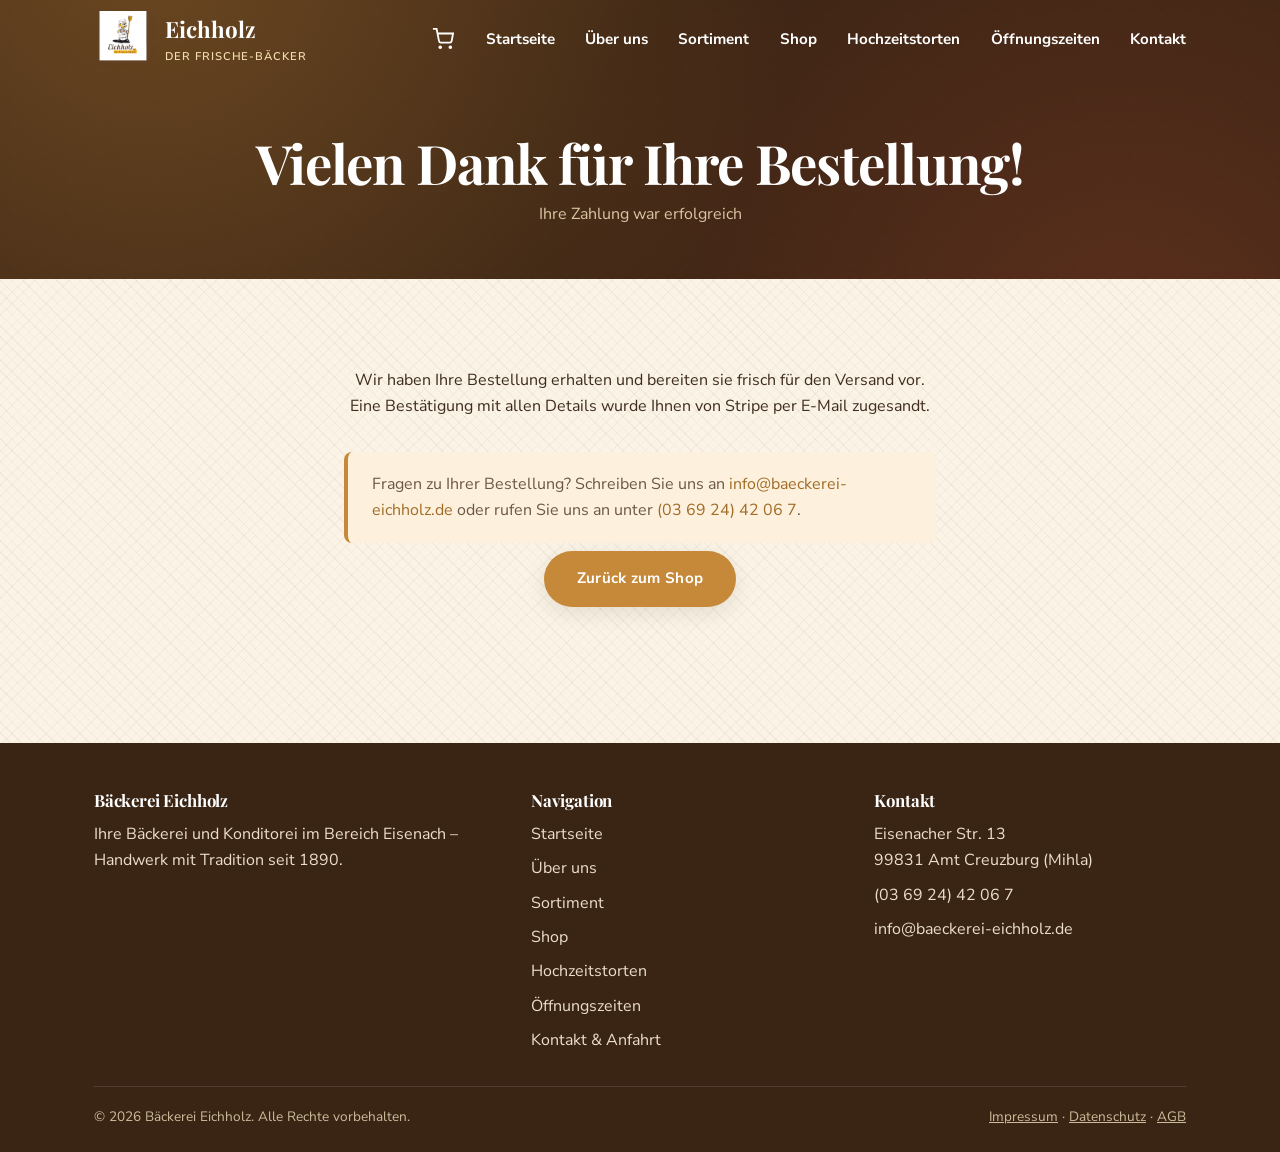
<file: shop-erfolg.html>
<!DOCTYPE html>
<html lang="de">
<head>
<meta charset="UTF-8">
<meta name="viewport" content="width=device-width, initial-scale=1.0">
<title>Bestellung erfolgreich – Bäckerei Eichholz</title>
<meta name="description" content="Vielen Dank für Ihre Bestellung im Shop der Bäckerei Eichholz.">
<meta name="robots" content="noindex">
<link rel="preconnect" href="https://fonts.googleapis.com">
<link rel="preconnect" href="https://fonts.gstatic.com" crossorigin>
<link href="https://fonts.googleapis.com/css2?family=Playfair+Display:wght@600;700&family=Nunito+Sans:wght@400;600;700;800&display=swap" rel="stylesheet">
<link rel="icon" href="assets/img/logo.png" type="image/png">
<link rel="stylesheet" href="css/style.css?v=148f0e2e">
<link rel="stylesheet" href="css/shop.css?v=8fcf6304">
</head>
<body>

<header class="site-header">
  <div class="header-inner">
    <a href="index.html" class="brand">
      <img src="assets/img/logo.png" alt="Bäckerei Eichholz Logo">
      <span>Eichholz<small>Der Frische-Bäcker</small></span>
    </a>
    <div class="header-actions">
      <button type="button" class="cart-toggle" aria-haspopup="dialog" aria-expanded="false" aria-label="Warenkorb öffnen">
        <svg width="22" height="22" viewBox="0 0 24 24" fill="none" stroke="currentColor" stroke-width="2" aria-hidden="true">
          <circle cx="9" cy="21" r="1"></circle><circle cx="20" cy="21" r="1"></circle>
          <path d="M1 1h4l2.68 13.39a2 2 0 0 0 2 1.61h9.72a2 2 0 0 0 2-1.61L23 6H6"></path>
        </svg>
        <span class="cart-badge is-hidden" aria-hidden="true">0</span>
      </button>
      <button class="nav-toggle" aria-label="Menü öffnen" aria-expanded="false"></button>
      <nav class="main-nav">
        <ul>
          <li><a href="index.html">Startseite</a></li>
          <li><a href="ueber-uns.html">Über uns</a></li>
          <li><a href="sortiment.html">Sortiment</a></li>
          <li><a href="shop.html">Shop</a></li>
          <li><a href="hochzeitstorten.html">Hochzeitstorten</a></li>
          <li><a href="oeffnungszeiten.html">Öffnungszeiten</a></li>
          <li><a href="kontakt.html">Kontakt</a></li>
        </ul>
      </nav>
    </div>
  </div>
</header>

<div class="page-hero">
  <div class="container">
    <h1>Vielen Dank für Ihre Bestellung!</h1>
    <p>Ihre Zahlung war erfolgreich</p>
  </div>
</div>

<main>
  <section class="section">
    <div class="container shop-success">
      <p>
        Wir haben Ihre Bestellung erhalten und bereiten sie frisch für den
        Versand vor. Eine Bestätigung mit allen Details wurde Ihnen von
        Stripe per E-Mail zugesandt.
      </p>
      <div class="notice-box">
        Fragen zu Ihrer Bestellung? Schreiben Sie uns an
        <a href="mailto:info@baeckerei-eichholz.de">info@baeckerei-eichholz.de</a>
        oder rufen Sie uns an unter
        <a href="tel:+493692442067">(03 69 24) 42 06 7</a>.
      </div>
      <a class="btn btn--primary" href="shop.html">Zurück zum Shop</a>
    </div>
  </section>
</main>

<footer class="site-footer">
  <div class="container">
    <div class="footer-inner">
      <div>
        <h4>Bäckerei Eichholz</h4>
        <p>Ihre Bäckerei und Konditorei im Bereich Eisenach – Handwerk mit Tradition seit 1890.</p>
      </div>
      <div>
        <h4>Navigation</h4>
        <ul>
          <li><a href="index.html">Startseite</a></li>
          <li><a href="ueber-uns.html">Über uns</a></li>
          <li><a href="sortiment.html">Sortiment</a></li>
          <li><a href="shop.html">Shop</a></li>
          <li><a href="hochzeitstorten.html">Hochzeitstorten</a></li>
          <li><a href="oeffnungszeiten.html">Öffnungszeiten</a></li>
          <li><a href="kontakt.html">Kontakt &amp; Anfahrt</a></li>
        </ul>
      </div>
      <div>
        <h4>Kontakt</h4>
        <ul>
          <li>Eisenacher Str. 13<br>99831 Amt Creuzburg (Mihla)</li>
          <li><a href="tel:+493692442067">(03 69 24) 42 06 7</a></li>
          <li><a href="mailto:info@baeckerei-eichholz.de">info@baeckerei-eichholz.de</a></li>
        </ul>
      </div>
    </div>
    <div class="footer-bottom">
      <span>© 2026 Bäckerei Eichholz. Alle Rechte vorbehalten.</span>
      <span><a href="impressum.html">Impressum</a> · <a href="datenschutz.html">Datenschutz</a> · <a href="agb.html">AGB</a></span>
    </div>
  </div>
</footer>

<script src="js/main.js?v=3b09e055"></script>
<script src="js/shop-data.js?v=3d29de62"></script>
<script src="js/cart.js?v=0197f294"></script>
</body>
</html>
</file>
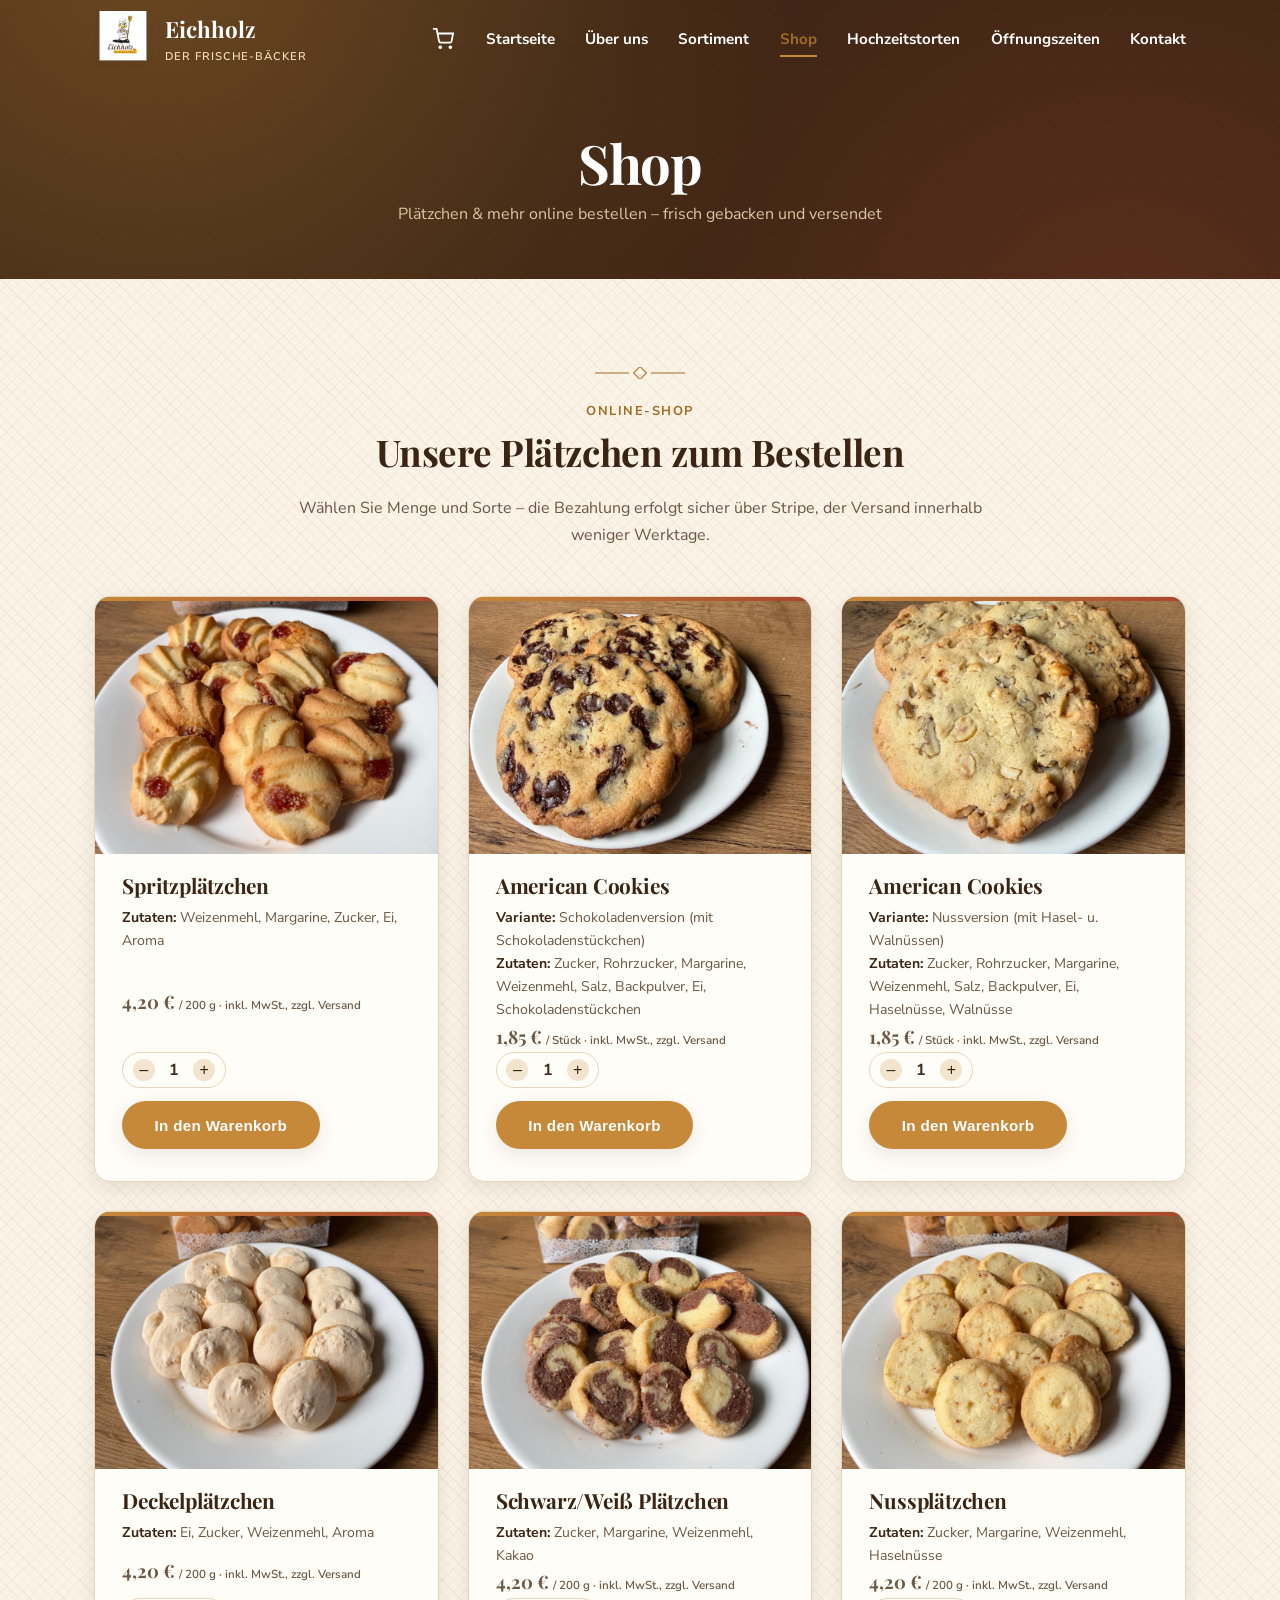
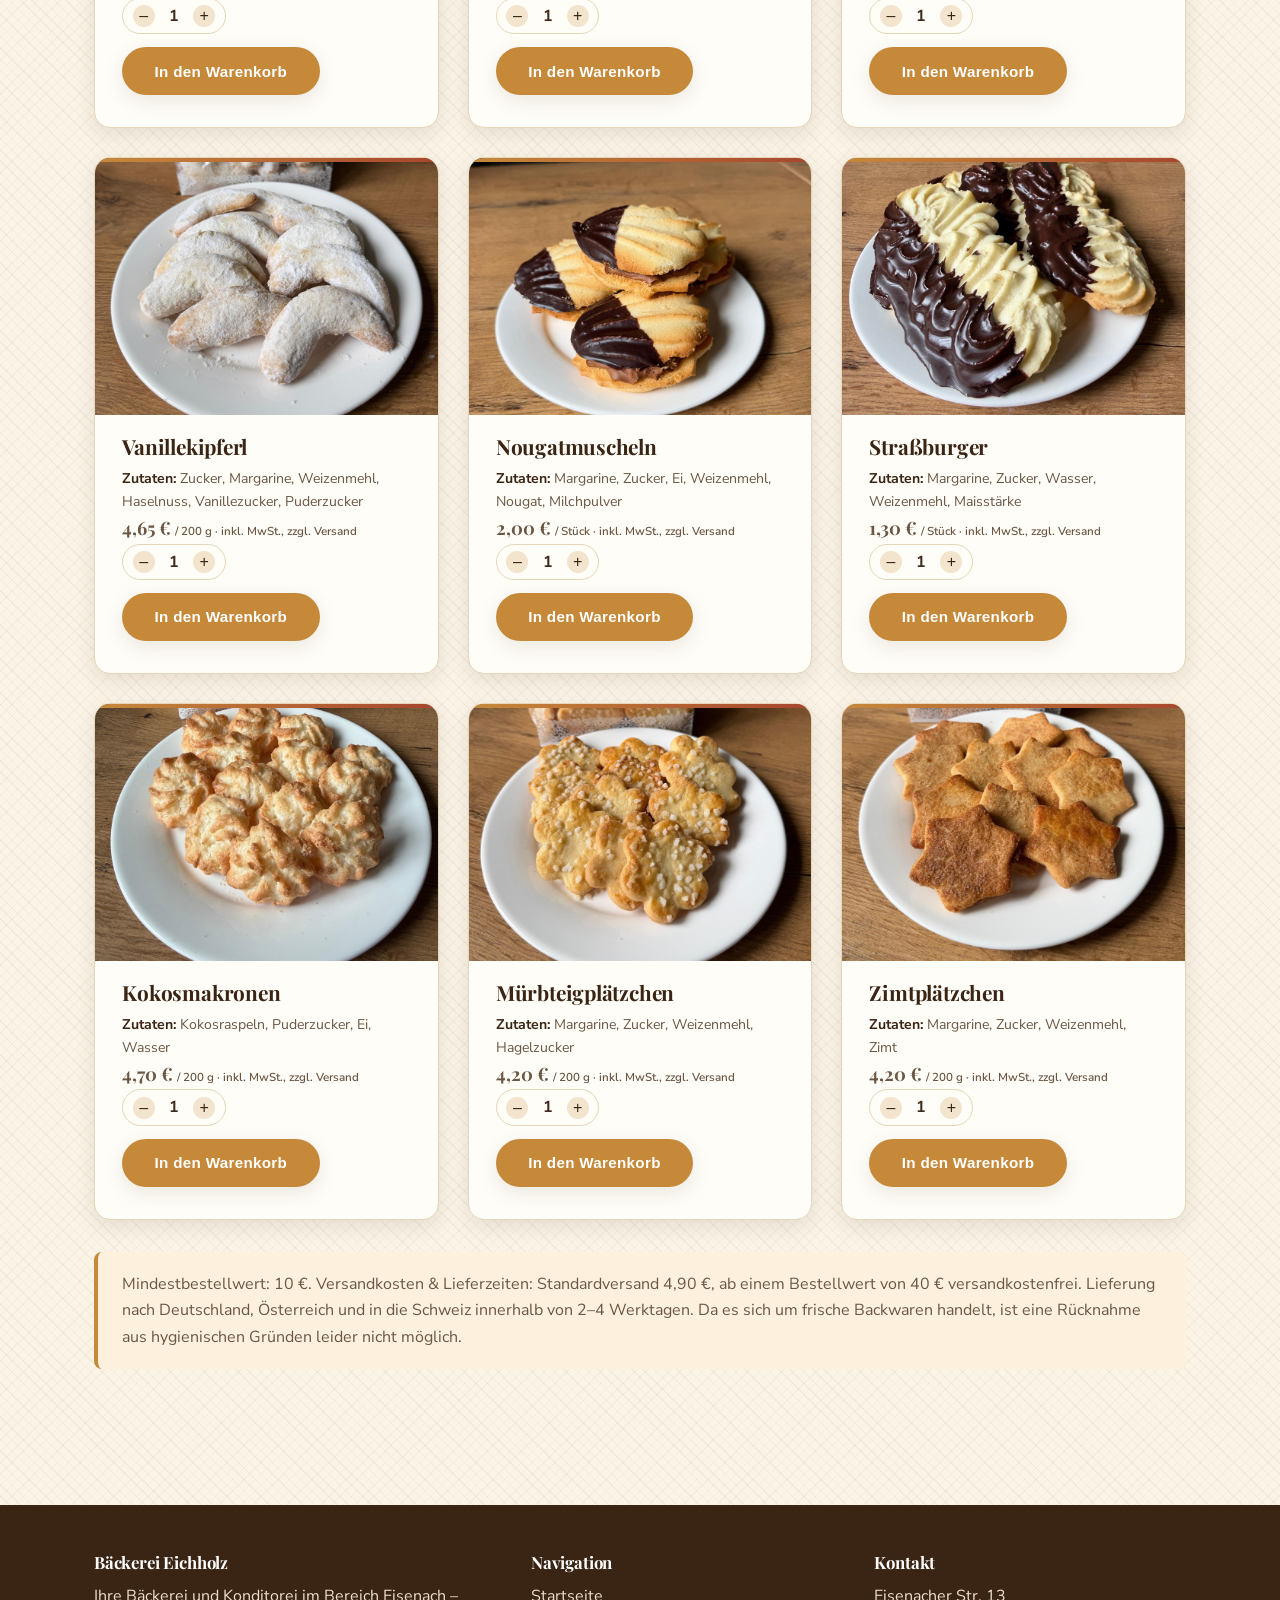
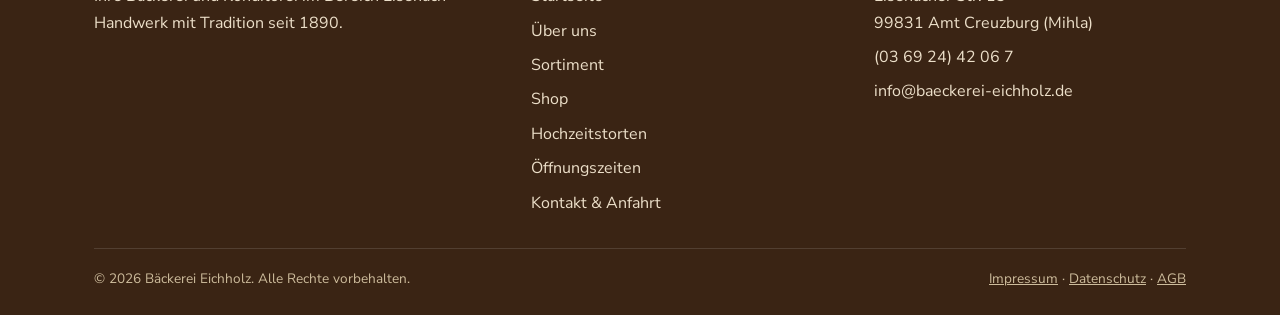
<file: shop.html>
<!DOCTYPE html>
<html lang="de">
<head>
<meta charset="UTF-8">
<meta name="viewport" content="width=device-width, initial-scale=1.0">
<title>Shop – Bäckerei Eichholz</title>
<meta name="description" content="Plätzchen und weitere Backwaren der Bäckerei Eichholz bequem online bestellen und versenden lassen.">
<link rel="canonical" href="https://baeckerei-eichholz.de/shop.html">
<meta property="og:type" content="website">
<meta property="og:locale" content="de_DE">
<meta property="og:site_name" content="Bäckerei Eichholz">
<meta property="og:url" content="https://baeckerei-eichholz.de/shop.html">
<meta property="og:title" content="Shop – Bäckerei Eichholz">
<meta property="og:description" content="Plätzchen und weitere Backwaren der Bäckerei Eichholz bequem online bestellen und versenden lassen.">
<meta property="og:image" content="https://baeckerei-eichholz.de/assets/img/hero-baeckerei.jpg">
<meta name="twitter:card" content="summary_large_image">
<link rel="preconnect" href="https://fonts.googleapis.com">
<link rel="preconnect" href="https://fonts.gstatic.com" crossorigin>
<link href="https://fonts.googleapis.com/css2?family=Playfair+Display:wght@600;700&family=Nunito+Sans:wght@400;600;700;800&display=swap" rel="stylesheet">
<link rel="icon" href="assets/img/logo.png" type="image/png">
<link rel="stylesheet" href="css/style.css?v=148f0e2e">
<link rel="stylesheet" href="css/shop.css?v=8fcf6304">
</head>
<body>

<header class="site-header">
  <div class="header-inner">
    <a href="index.html" class="brand">
      <img src="assets/img/logo.png" alt="Bäckerei Eichholz Logo">
      <span>Eichholz<small>Der Frische-Bäcker</small></span>
    </a>
    <div class="header-actions">
      <button type="button" class="cart-toggle" aria-haspopup="dialog" aria-expanded="false" aria-label="Warenkorb öffnen">
        <svg width="22" height="22" viewBox="0 0 24 24" fill="none" stroke="currentColor" stroke-width="2" aria-hidden="true">
          <circle cx="9" cy="21" r="1"></circle><circle cx="20" cy="21" r="1"></circle>
          <path d="M1 1h4l2.68 13.39a2 2 0 0 0 2 1.61h9.72a2 2 0 0 0 2-1.61L23 6H6"></path>
        </svg>
        <span class="cart-badge is-hidden" aria-hidden="true">0</span>
      </button>
      <button class="nav-toggle" aria-label="Menü öffnen" aria-expanded="false"></button>
      <nav class="main-nav">
        <ul>
          <li><a href="index.html">Startseite</a></li>
          <li><a href="ueber-uns.html">Über uns</a></li>
          <li><a href="sortiment.html">Sortiment</a></li>
          <li><a href="shop.html" aria-current="page">Shop</a></li>
          <li><a href="hochzeitstorten.html">Hochzeitstorten</a></li>
          <li><a href="oeffnungszeiten.html">Öffnungszeiten</a></li>
          <li><a href="kontakt.html">Kontakt</a></li>
        </ul>
      </nav>
    </div>
  </div>
</header>

<div class="page-hero">
  <div class="container">
    <h1>Shop</h1>
    <p>Plätzchen &amp; mehr online bestellen – frisch gebacken und versendet</p>
  </div>
</div>

<main>
  <section class="section">
    <div class="container">
      <div class="section-heading">
        <span class="eyebrow">Online-Shop</span>
        <h2>Unsere Plätzchen zum Bestellen</h2>
        <p>Wählen Sie Menge und Sorte – die Bezahlung erfolgt sicher über Stripe, der Versand innerhalb weniger Werktage.</p>
      </div>

      <ul id="shopGrid" class="grid grid--3 product-grid"></ul>

      <div class="notice-box">
        Mindestbestellwert: 10&nbsp;€. Versandkosten &amp; Lieferzeiten:
        Standardversand 4,90&nbsp;€, ab einem
        Bestellwert von 40&nbsp;€ versandkostenfrei. Lieferung nach
        Deutschland, Österreich und in die Schweiz innerhalb von 2–4
        Werktagen. Da es sich um frische Backwaren handelt, ist eine
        Rücknahme aus hygienischen Gründen leider nicht möglich.
      </div>
    </div>
  </section>
</main>

<footer class="site-footer">
  <div class="container">
    <div class="footer-inner">
      <div>
        <h4>Bäckerei Eichholz</h4>
        <p>Ihre Bäckerei und Konditorei im Bereich Eisenach – Handwerk mit Tradition seit 1890.</p>
      </div>
      <div>
        <h4>Navigation</h4>
        <ul>
          <li><a href="index.html">Startseite</a></li>
          <li><a href="ueber-uns.html">Über uns</a></li>
          <li><a href="sortiment.html">Sortiment</a></li>
          <li><a href="shop.html">Shop</a></li>
          <li><a href="hochzeitstorten.html">Hochzeitstorten</a></li>
          <li><a href="oeffnungszeiten.html">Öffnungszeiten</a></li>
          <li><a href="kontakt.html">Kontakt &amp; Anfahrt</a></li>
        </ul>
      </div>
      <div>
        <h4>Kontakt</h4>
        <ul>
          <li>Eisenacher Str. 13<br>99831 Amt Creuzburg (Mihla)</li>
          <li><a href="tel:+493692442067">(03 69 24) 42 06 7</a></li>
          <li><a href="mailto:info@baeckerei-eichholz.de">info@baeckerei-eichholz.de</a></li>
        </ul>
      </div>
    </div>
    <div class="footer-bottom">
      <span>© 2026 Bäckerei Eichholz. Alle Rechte vorbehalten.</span>
      <span><a href="impressum.html">Impressum</a> · <a href="datenschutz.html">Datenschutz</a> · <a href="agb.html">AGB</a></span>
    </div>
  </div>
</footer>

<script src="js/main.js?v=3b09e055"></script>
<script src="js/shop-data.js?v=3d29de62"></script>
<script src="js/cart.js?v=0197f294"></script>
<script src="js/shop.js?v=8544a067"></script>
</body>
</html>
</file>
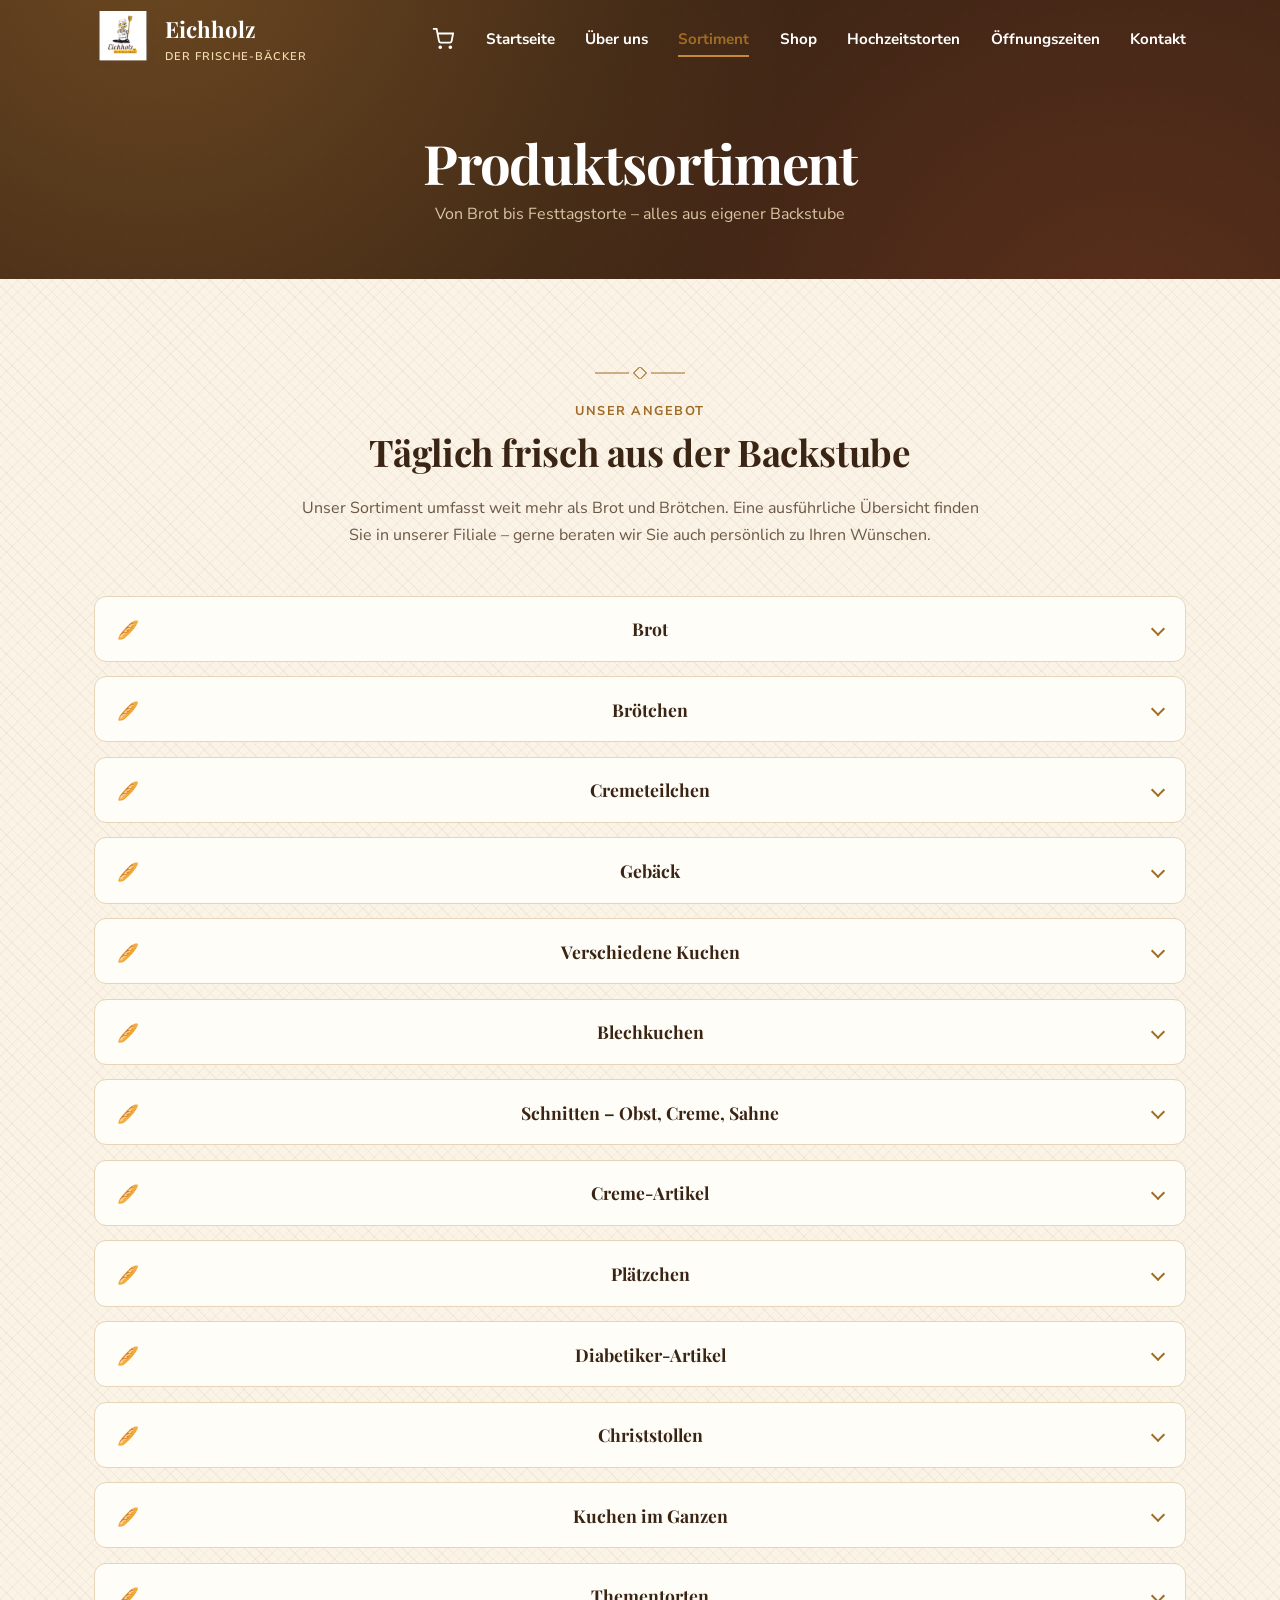
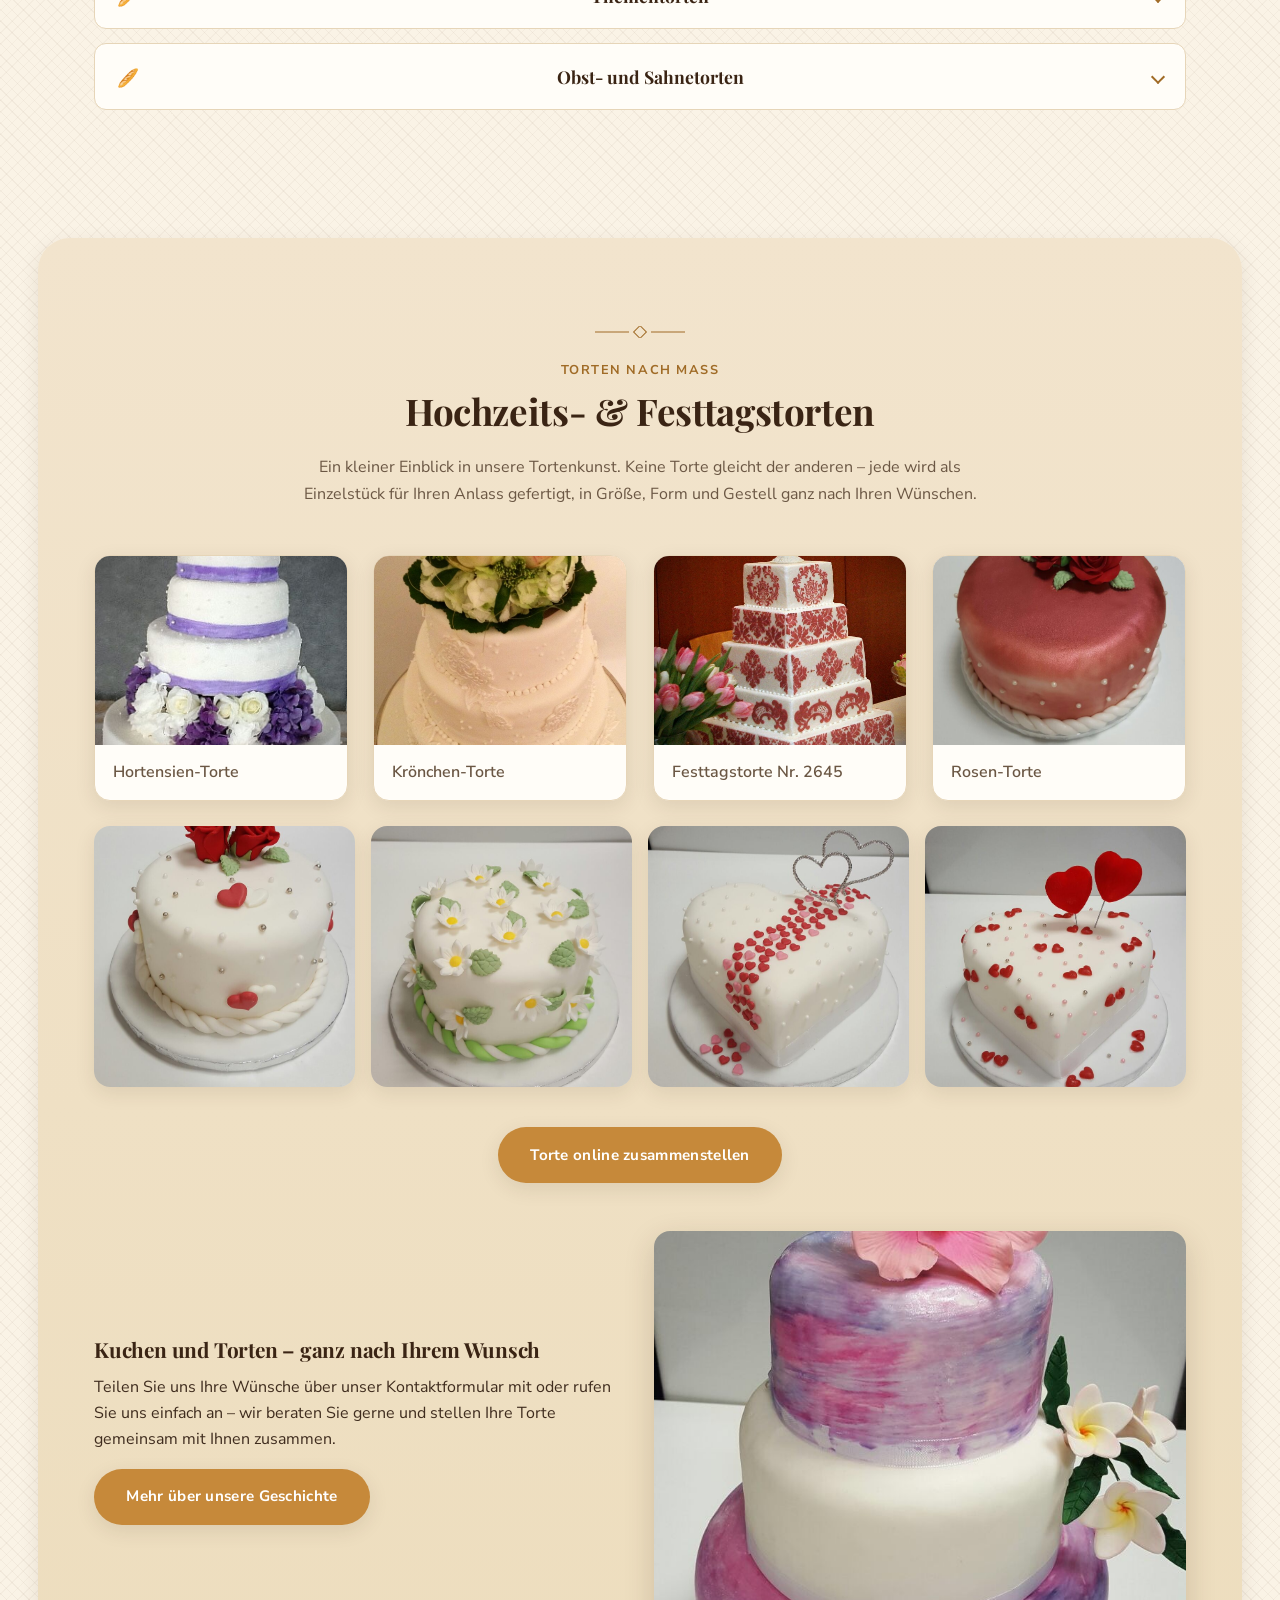
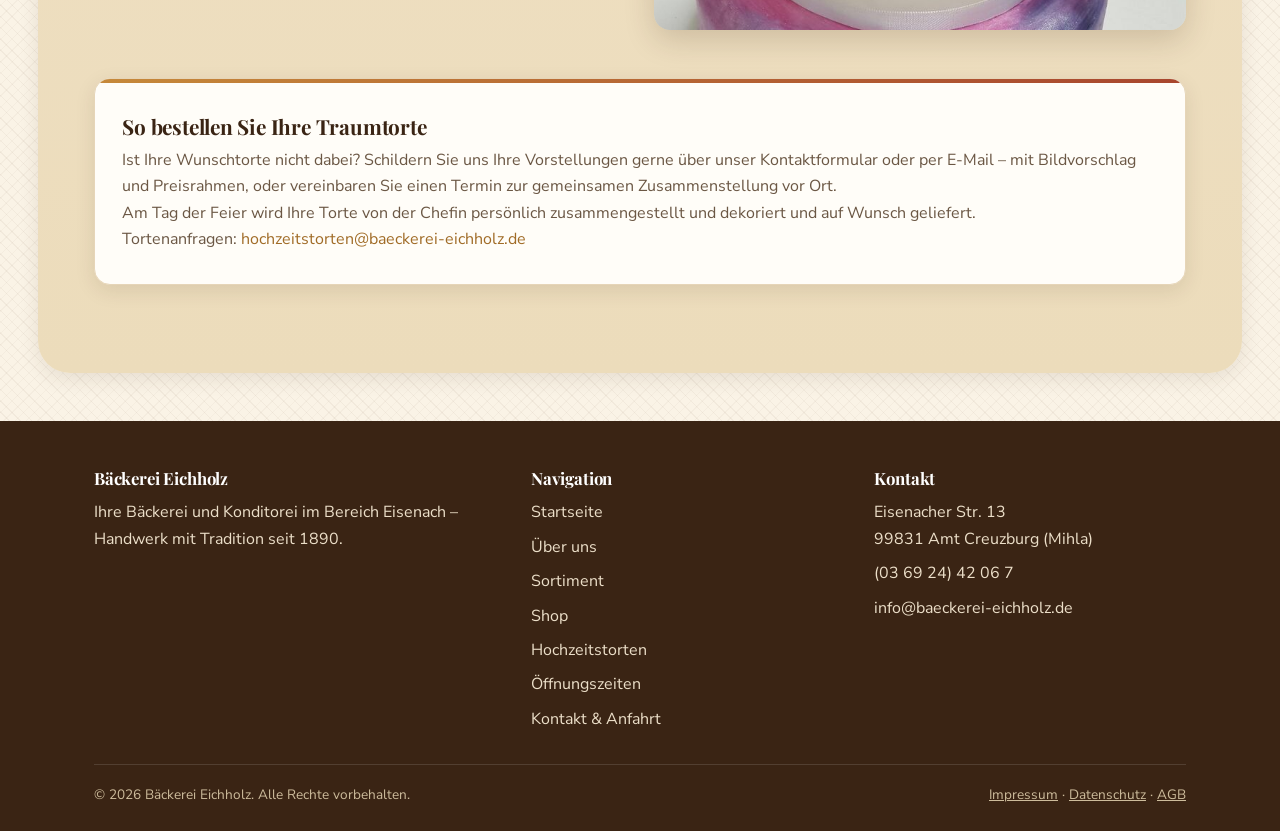
<file: sortiment.html>
<!DOCTYPE html>
<html lang="de">
<head>
<meta charset="UTF-8">
<meta name="viewport" content="width=device-width, initial-scale=1.0">
<title>Produktsortiment &amp; Torten – Bäckerei Eichholz</title>
<meta name="description" content="Unser Sortiment: Brot, Brötchen, Kuchen, Plätzchen, Christstollen und individuelle Hochzeits- und Festtagstorten aus der Bäckerei Eichholz.">
<link rel="canonical" href="https://baeckerei-eichholz.de/sortiment.html">
<meta property="og:type" content="website">
<meta property="og:locale" content="de_DE">
<meta property="og:site_name" content="Bäckerei Eichholz">
<meta property="og:url" content="https://baeckerei-eichholz.de/sortiment.html">
<meta property="og:title" content="Produktsortiment &amp; Torten – Bäckerei Eichholz">
<meta property="og:description" content="Unser Sortiment: Brot, Brötchen, Kuchen, Plätzchen, Christstollen und individuelle Hochzeits- und Festtagstorten aus der Bäckerei Eichholz.">
<meta property="og:image" content="https://baeckerei-eichholz.de/assets/img/hero-baeckerei.jpg">
<meta name="twitter:card" content="summary_large_image">
<link rel="preconnect" href="https://fonts.googleapis.com">
<link rel="preconnect" href="https://fonts.gstatic.com" crossorigin>
<link href="https://fonts.googleapis.com/css2?family=Playfair+Display:wght@600;700&family=Nunito+Sans:wght@400;600;700;800&display=swap" rel="stylesheet">
<link rel="icon" href="assets/img/logo.png" type="image/png">
<link rel="stylesheet" href="css/style.css?v=148f0e2e">
</head>
<body>

<header class="site-header">
  <div class="header-inner">
    <a href="index.html" class="brand">
      <img src="assets/img/logo.png" alt="Bäckerei Eichholz Logo">
      <span>Eichholz<small>Der Frische-Bäcker</small></span>
    </a>
    <div class="header-actions">
      <button type="button" class="cart-toggle" aria-haspopup="dialog" aria-expanded="false" aria-label="Warenkorb öffnen">
        <svg width="22" height="22" viewBox="0 0 24 24" fill="none" stroke="currentColor" stroke-width="2" aria-hidden="true">
          <circle cx="9" cy="21" r="1"></circle><circle cx="20" cy="21" r="1"></circle>
          <path d="M1 1h4l2.68 13.39a2 2 0 0 0 2 1.61h9.72a2 2 0 0 0 2-1.61L23 6H6"></path>
        </svg>
        <span class="cart-badge is-hidden" aria-hidden="true">0</span>
      </button>
      <button class="nav-toggle" aria-label="Menü öffnen" aria-expanded="false"></button>
      <nav class="main-nav">
      <ul>
        <li><a href="index.html">Startseite</a></li>
        <li><a href="ueber-uns.html">Über uns</a></li>
        <li><a href="sortiment.html" aria-current="page">Sortiment</a></li>
        <li><a href="shop.html">Shop</a></li>
        <li><a href="hochzeitstorten.html">Hochzeitstorten</a></li>
        <li><a href="oeffnungszeiten.html">Öffnungszeiten</a></li>
        <li><a href="kontakt.html">Kontakt</a></li>
      </ul>
    </nav>
    </div>
  </div>
</header>

<div class="page-hero">
  <div class="container">
    <h1>Produktsortiment</h1>
    <p>Von Brot bis Festtagstorte – alles aus eigener Backstube</p>
  </div>
</div>

<main>
  <section class="section">
    <div class="container">
      <div class="section-heading">
        <span class="eyebrow">Unser Angebot</span>
        <h2>Täglich frisch aus der Backstube</h2>
        <p>Unser Sortiment umfasst weit mehr als Brot und Brötchen. Eine ausführliche Übersicht finden Sie in unserer Filiale – gerne beraten wir Sie auch persönlich zu Ihren Wünschen.</p>
      </div>
      <div class="sortiment-accordion">
        <details>
          <summary>Brot<span class="accordion-caret"></span></summary>
          <ul class="accordion-products">
            <li><span class="product-name">Mischbrot 0,5 kg</span><span class="product-no">0101</span></li>
            <li><span class="product-name">Mischbrot 1kg</span><span class="product-no">0102</span></li>
            <li><span class="product-name">Mischbrot 1,5 kg</span><span class="product-no">0103</span></li>
            <li><span class="product-name">Schwarzbrot 0,75kg</span><span class="product-no">0104</span></li>
            <li><span class="product-name">Vierkornbrot 1kg</span><span class="product-no">0105</span></li>
            <li><span class="product-name">Leinsamenbrot 1kg</span><span class="product-no">0106</span></li>
            <li><span class="product-name">Zwiebelbrot 0,5 kg</span><span class="product-no">0107</span></li>
            <li><span class="product-name">Sonnenblu.vollk.</span><span class="product-no">0108</span></li>
            <li><span class="product-name">Kümmelbrot 0,5kg</span><span class="product-no">0109</span></li>
            <li><span class="product-name">Zwiebelbrot 1,0 kg</span><span class="product-no">0110</span></li>
            <li><span class="product-name">Gulaschbrot 0,3kg</span><span class="product-no">0112</span></li>
            <li><span class="product-name">Schnittbrot</span><span class="product-no">0113</span></li>
            <li><span class="product-name">Toastbrot</span><span class="product-no">0114</span></li>
            <li><span class="product-name">Roggenbrot 1 kg</span><span class="product-no">0115</span></li>
            <li><span class="product-name">Roggenbrot 0,5 kg</span><span class="product-no">0116</span></li>
            <li><span class="product-name">Landkruste 0,75kg</span><span class="product-no">0118</span></li>
            <li><span class="product-name">Herzbrot 0,5kg</span><span class="product-no">0119</span></li>
            <li><span class="product-name">Leinsamenbr.0,5kg</span><span class="product-no">0120</span></li>
            <li><span class="product-name">Vierkornbrot 0,5kg</span><span class="product-no">0123</span></li>
            <li><span class="product-name">Brotwurm</span><span class="product-no">0124</span></li>
            <li><span class="product-name">Weißbrot klein</span><span class="product-no">0130</span></li>
            <li><span class="product-name">Weißbrot groß</span><span class="product-no">0131</span></li>
            <li><span class="product-name">Weißbrot rund</span><span class="product-no">0132</span></li>
            <li><span class="product-name">Landkruste 1,0kg</span><span class="product-no">0133</span></li>
            <li><span class="product-name">Dinkelbrot 0,5 kg</span><span class="product-no">0135</span></li>
            <li><span class="product-name">Weißbrot rund groß</span><span class="product-no">0136</span></li>
            <li><span class="product-name">Bauernbrot 2kg</span><span class="product-no">0140</span></li>
            <li><span class="product-name">Bauernbrot 1,5kg</span><span class="product-no">0141</span></li>
            <li><span class="product-name">Bauernbrot 1kg</span><span class="product-no">0142</span></li>
            <li><span class="product-name">Bauernbrot 5kg</span><span class="product-no">0143</span></li>
            <li><span class="product-name">Bauernbrot 0,5kg</span><span class="product-no">0151</span></li>
          </ul>
        </details>

        <details>
          <summary>Brötchen<span class="accordion-caret"></span></summary>
          <ul class="accordion-products">
            <li><span class="product-name">Doppelte</span><span class="product-no">0201</span></li>
            <li><span class="product-name">Einfache</span><span class="product-no">0202</span></li>
            <li><span class="product-name">Sesambrötchen</span><span class="product-no">0203</span></li>
            <li><span class="product-name">Mohnbrötchen</span><span class="product-no">0204</span></li>
            <li><span class="product-name">Käsebrötchen</span><span class="product-no">0206</span></li>
            <li><span class="product-name">Vollkornbrötchen</span><span class="product-no">0207</span></li>
            <li><span class="product-name">Laugenbrezel</span><span class="product-no">0208</span></li>
            <li><span class="product-name">Semmel</span><span class="product-no">0209</span></li>
            <li><span class="product-name">Croissant</span><span class="product-no">0210</span></li>
            <li><span class="product-name">Milchhörnchen</span><span class="product-no">0211</span></li>
            <li><span class="product-name">Baguette-Brötchen</span><span class="product-no">0212</span></li>
            <li><span class="product-name">Baguette</span><span class="product-no">0213</span></li>
            <li><span class="product-name">Partybrot klein</span><span class="product-no">0214</span></li>
            <li><span class="product-name">Partybrot groß</span><span class="product-no">0215</span></li>
            <li><span class="product-name">Kürbiskernbrötchen</span><span class="product-no">0216</span></li>
            <li><span class="product-name">Partybrötchen</span><span class="product-no">0218</span></li>
            <li><span class="product-name">Roggenbrötchen</span><span class="product-no">0219</span></li>
            <li><span class="product-name">Haback-Semmel</span><span class="product-no">0221</span></li>
            <li><span class="product-name">Haback-Baguette</span><span class="product-no">0222</span></li>
            <li><span class="product-name">Kartoffelkrüstchen</span><span class="product-no">0223</span></li>
            <li><span class="product-name">Pizzabrötchen</span><span class="product-no">0224</span></li>
            <li><span class="product-name">Brezel</span><span class="product-no">0225</span></li>
            <li><span class="product-name">Baguette 30cm</span><span class="product-no">0226</span></li>
            <li><span class="product-name">Vollkornbaguette</span><span class="product-no">0227</span></li>
            <li><span class="product-name">Kümmelstange</span><span class="product-no">0229</span></li>
            <li><span class="product-name">Baguette-Brötchen kl</span><span class="product-no">0230</span></li>
            <li><span class="product-name">Walnussbaguette</span><span class="product-no">0232</span></li>
            <li><span class="product-name">Chiabatta</span><span class="product-no">0233</span></li>
            <li><span class="product-name">Vollk.baguette 30cm</span><span class="product-no">0235</span></li>
            <li><span class="product-name">Walnussbaguette 30cm</span><span class="product-no">0236</span></li>
            <li><span class="product-name">Zwiebelbaguette 30cm</span><span class="product-no">0237</span></li>
            <li><span class="product-name">Pizzabaguette 30cm</span><span class="product-no">0238</span></li>
            <li><span class="product-name">Bagel einfach</span><span class="product-no">0239</span></li>
            <li><span class="product-name">Bagel Vollkorn</span><span class="product-no">0240</span></li>
            <li><span class="product-name">Bagel Sesam</span><span class="product-no">0241</span></li>
            <li><span class="product-name">Reformationsbrötchen</span><span class="product-no">0251</span></li>
            <li><span class="product-name">Haback-Doppelte</span><span class="product-no">0252</span></li>
            <li><span class="product-name">Riesen-Brezel</span><span class="product-no">0253</span></li>
            <li><span class="product-name">Haback-Einfache</span><span class="product-no">0254</span></li>
          </ul>
        </details>

        <details>
          <summary>Cremeteilchen<span class="accordion-caret"></span></summary>
          <ul class="accordion-products">
            <li><span class="product-name">Eclair</span><span class="product-no">0301</span></li>
            <li><span class="product-name">Prager</span><span class="product-no">0302</span></li>
            <li><span class="product-name">Mohrenkopf</span><span class="product-no">0303</span></li>
            <li><span class="product-name">Pückler</span><span class="product-no">0305</span></li>
            <li><span class="product-name">Windbeutel</span><span class="product-no">0307</span></li>
            <li><span class="product-name">Windbeutel ungefüllt</span><span class="product-no">0308</span></li>
            <li><span class="product-name">Sahnekirschring</span><span class="product-no">0310</span></li>
            <li><span class="product-name">Canasch</span><span class="product-no">0311</span></li>
            <li><span class="product-name">Kapuziner</span><span class="product-no">0313</span></li>
            <li><span class="product-name">Petitefour Erdb.</span><span class="product-no">0315</span></li>
            <li><span class="product-name">Petitefour nougat</span><span class="product-no">0316</span></li>
          </ul>
        </details>

        <details>
          <summary>Gebäck<span class="accordion-caret"></span></summary>
          <ul class="accordion-products">
            <li><span class="product-name">Berliner</span><span class="product-no">0401</span></li>
            <li><span class="product-name">Quarkpfannkuchen</span><span class="product-no">0402</span></li>
            <li><span class="product-name">Kameruner</span><span class="product-no">0403</span></li>
            <li><span class="product-name">Spritzkuchen</span><span class="product-no">0404</span></li>
            <li><span class="product-name">Plunder</span><span class="product-no">0405</span></li>
            <li><span class="product-name">Blätterteig</span><span class="product-no">0406</span></li>
            <li><span class="product-name">Schweineohr</span><span class="product-no">0407</span></li>
            <li><span class="product-name">Mohnschnecke</span><span class="product-no">0408</span></li>
            <li><span class="product-name">Streußelschnecke</span><span class="product-no">0409</span></li>
            <li><span class="product-name">Hörnchen</span><span class="product-no">0410</span></li>
            <li><span class="product-name">Taler</span><span class="product-no">0411</span></li>
            <li><span class="product-name">Nougatmuscheln</span><span class="product-no">0412</span></li>
            <li><span class="product-name">Ochsenauge</span><span class="product-no">0413</span></li>
            <li><span class="product-name">Amerikaner</span><span class="product-no">0414</span></li>
            <li><span class="product-name">Prasselkuchen</span><span class="product-no">0415</span></li>
            <li><span class="product-name">Berliner mit Fondant</span><span class="product-no">0418</span></li>
            <li><span class="product-name">Dän. Osterboller</span><span class="product-no">0421</span></li>
            <li><span class="product-name">Apfeltasche</span><span class="product-no">0422</span></li>
            <li><span class="product-name">Pralinenring</span><span class="product-no">0423</span></li>
            <li><span class="product-name">Donut</span><span class="product-no">0426</span></li>
            <li><span class="product-name">Nussecke</span><span class="product-no">0427</span></li>
            <li><span class="product-name">Miniberliner</span><span class="product-no">0428</span></li>
            <li><span class="product-name">Martinshörnchen</span><span class="product-no">0429</span></li>
            <li><span class="product-name">Muffin</span><span class="product-no">0430</span></li>
            <li><span class="product-name">Muffin mit Johannisb</span><span class="product-no">0431</span></li>
            <li><span class="product-name">Muffin mit Schokofl.</span><span class="product-no">0432</span></li>
            <li><span class="product-name">Quarkplunder</span><span class="product-no">0435</span></li>
            <li><span class="product-name">Kuchenbrezel</span><span class="product-no">0440</span></li>
          </ul>
        </details>

        <details>
          <summary>Verschiedene Kuchen<span class="accordion-caret"></span></summary>
          <ul class="accordion-products">
            <li><span class="product-name">Rührkuchen rund</span><span class="product-no">0504</span></li>
            <li><span class="product-name">Marmorkuchen</span><span class="product-no">0505</span></li>
            <li><span class="product-name">Obstboden</span><span class="product-no">0506</span></li>
            <li><span class="product-name">Obstboden kakao</span><span class="product-no">0507</span></li>
            <li><span class="product-name">Wiener Boden</span><span class="product-no">0508</span></li>
            <li><span class="product-name">Kapsel groß</span><span class="product-no">0509</span></li>
            <li><span class="product-name">Kapsel klein</span><span class="product-no">0510</span></li>
            <li><span class="product-name">Zopf</span><span class="product-no">0511</span></li>
            <li><span class="product-name">Hefepfännchen</span><span class="product-no">0512</span></li>
            <li><span class="product-name">Apfelrührkuchen</span><span class="product-no">0514</span></li>
            <li><span class="product-name">Rührkuchen m.Schoko</span><span class="product-no">0515</span></li>
            <li><span class="product-name">Wiener Boden kakao</span><span class="product-no">0516</span></li>
            <li><span class="product-name">Schokorührk.rund</span><span class="product-no">0517</span></li>
            <li><span class="product-name">gefüllt.Streußelk.</span><span class="product-no">0518</span></li>
            <li><span class="product-name">gefüllt.Bienenstich</span><span class="product-no">0519</span></li>
            <li><span class="product-name">Gewürzkuchen</span><span class="product-no">0520</span></li>
            <li><span class="product-name">Bienenstich rund</span><span class="product-no">0521</span></li>
          </ul>
        </details>

        <details>
          <summary>Blechkuchen<span class="accordion-caret"></span></summary>
          <ul class="accordion-products">
            <li><span class="product-name">Mohnkuchen</span><span class="product-no">0601</span></li>
            <li><span class="product-name">Quarkkuchen</span><span class="product-no">0602</span></li>
            <li><span class="product-name">Apfelkuchen</span><span class="product-no">0603</span></li>
            <li><span class="product-name">Kirschkuchen</span><span class="product-no">0604</span></li>
            <li><span class="product-name">Stachelbeerkuchen</span><span class="product-no">0605</span></li>
            <li><span class="product-name">Pflaumenkuchen</span><span class="product-no">0606</span></li>
            <li><span class="product-name">Pflaumenk.m.Str.</span><span class="product-no">0607</span></li>
            <li><span class="product-name">Pfirsichkuchen</span><span class="product-no">0608</span></li>
            <li><span class="product-name">Johannisb.kuchen</span><span class="product-no">0610</span></li>
            <li><span class="product-name">Rhabarberkuchen</span><span class="product-no">0612</span></li>
            <li><span class="product-name">Apfelk.m.Streußel</span><span class="product-no">0613</span></li>
            <li><span class="product-name">Obstkuchen</span><span class="product-no">0614</span></li>
            <li><span class="product-name">Quarkmandarine</span><span class="product-no">0615</span></li>
            <li><span class="product-name">Schmandkuchen</span><span class="product-no">0616</span></li>
            <li><span class="product-name">bedeckter Apfelk.</span><span class="product-no">0617</span></li>
          </ul>
        </details>

        <details>
          <summary>Schnitten – Obst, Creme, Sahne<span class="accordion-caret"></span></summary>
          <ul class="accordion-products">
            <li><span class="product-name">Eierlikörschnitte</span><span class="product-no">0701</span></li>
            <li><span class="product-name">Mandelsahne</span><span class="product-no">0703</span></li>
            <li><span class="product-name">Joghurtsahneschn.</span><span class="product-no">0704</span></li>
            <li><span class="product-name">Reisschnitte</span><span class="product-no">0705</span></li>
            <li><span class="product-name">Quarksahne</span><span class="product-no">0706</span></li>
            <li><span class="product-name">Kirschsahne</span><span class="product-no">0707</span></li>
            <li><span class="product-name">Erdbeersahne</span><span class="product-no">0708</span></li>
            <li><span class="product-name">Waldmeistersahne</span><span class="product-no">0709</span></li>
            <li><span class="product-name">Obstsahne</span><span class="product-no">0710</span></li>
            <li><span class="product-name">Erdbeerschnitte</span><span class="product-no">0711</span></li>
            <li><span class="product-name">Obstschnitte</span><span class="product-no">0712</span></li>
            <li><span class="product-name">Nusskuchen</span><span class="product-no">0713</span></li>
            <li><span class="product-name">Rumkuchen</span><span class="product-no">0714</span></li>
            <li><span class="product-name">Schneewittchenk.</span><span class="product-no">0715</span></li>
            <li><span class="product-name">Moccaschnitte</span><span class="product-no">0716</span></li>
            <li><span class="product-name">Rupfkuchen</span><span class="product-no">0717</span></li>
            <li><span class="product-name">Himbeersahne</span><span class="product-no">0721</span></li>
            <li><span class="product-name">Sahneschnitte</span><span class="product-no">0722</span></li>
            <li><span class="product-name">Winterapfelschn.</span><span class="product-no">0723</span></li>
            <li><span class="product-name">Hannch-J.Schnitte</span><span class="product-no">0725</span></li>
            <li><span class="product-name">Herrenschnitte</span><span class="product-no">0727</span></li>
            <li><span class="product-name">Maulwurfschnitte</span><span class="product-no">0728</span></li>
            <li><span class="product-name">Joghurttörtchen</span><span class="product-no">0729</span></li>
          </ul>
        </details>

        <details>
          <summary>Creme-Artikel<span class="accordion-caret"></span></summary>
          <ul class="accordion-products">
            <li><span class="product-name">Minitörtchen</span><span class="product-no">0801</span></li>
            <li><span class="product-name">Streifen weiß klein</span><span class="product-no">0802</span></li>
            <li><span class="product-name">Streifen weiß groß</span><span class="product-no">0803</span></li>
            <li><span class="product-name">Streifen rosa klein</span><span class="product-no">0804</span></li>
            <li><span class="product-name">Streifen rosa groß</span><span class="product-no">0805</span></li>
            <li><span class="product-name">Streifen kakao groß</span><span class="product-no">0808</span></li>
            <li><span class="product-name">Streifen nougat kl.</span><span class="product-no">0809</span></li>
            <li><span class="product-name">Streifen nougat groß</span><span class="product-no">0810</span></li>
            <li><span class="product-name">Frankfurter Kranz kl</span><span class="product-no">0812</span></li>
            <li><span class="product-name">Frankfurter Kranz gr</span><span class="product-no">0813</span></li>
            <li><span class="product-name">Cremtorte weiß klein</span><span class="product-no">0814</span></li>
            <li><span class="product-name">Cremtorte weiß groß</span><span class="product-no">0815</span></li>
            <li><span class="product-name">Cremtorte rosa klein</span><span class="product-no">0816</span></li>
            <li><span class="product-name">Cremtorte rosa groß</span><span class="product-no">0817</span></li>
            <li><span class="product-name">Cremtorte kakao kl.</span><span class="product-no">0818</span></li>
            <li><span class="product-name">Cremtorte kakao groß</span><span class="product-no">0819</span></li>
            <li><span class="product-name">Cremtorte nougat kl.</span><span class="product-no">0820</span></li>
            <li><span class="product-name">Cremtorte nougat gr.</span><span class="product-no">0821</span></li>
            <li><span class="product-name">Cremtorte mocca gr.</span><span class="product-no">0822</span></li>
            <li><span class="product-name">Rosentorte klein</span><span class="product-no">0823</span></li>
            <li><span class="product-name">Rosentorte groß</span><span class="product-no">0824</span></li>
            <li><span class="product-name">Zahlentorte Bu.creme</span><span class="product-no">0832</span></li>
            <li><span class="product-name">Schwarzwälder(Creme)</span><span class="product-no">0833</span></li>
            <li><span class="product-name">Buttercremrolle</span><span class="product-no">0834</span></li>
            <li><span class="product-name">Baiser-Torte</span><span class="product-no">0835</span></li>
            <li><span class="product-name">Herztorte (weiß)</span><span class="product-no">0836</span></li>
            <li><span class="product-name">Konfirmationsbuch</span><span class="product-no">0837</span></li>
            <li><span class="product-name">Kindertorte</span><span class="product-no">0838</span></li>
            <li><span class="product-name">Nougateiche</span><span class="product-no">0839</span></li>
            <li><span class="product-name">Herrentorte</span><span class="product-no">0840</span></li>
            <li><span class="product-name">Cremrolle schoko</span><span class="product-no">0841</span></li>
            <li><span class="product-name">Zuckertüte</span><span class="product-no">0842</span></li>
            <li><span class="product-name">Schuleinf.torte</span><span class="product-no">0843</span></li>
            <li><span class="product-name">Fototorte</span><span class="product-no">0844</span></li>
            <li><span class="product-name">Streifen kakao kl.</span><span class="product-no">0896</span></li>
          </ul>
        </details>

        <details>
          <summary>Plätzchen<span class="accordion-caret"></span></summary>
          <ul class="accordion-products">
            <li><span class="product-name">Deckelplätzchen 200g</span><span class="product-no">0901</span></li>
            <li><span class="product-name">Kinderplätzchen 100g</span><span class="product-no">0902</span></li>
            <li><span class="product-name">Schw-weiß-Plätzchen</span><span class="product-no">0903</span></li>
            <li><span class="product-name">Butterplätzchen 200g</span><span class="product-no">0904</span></li>
            <li><span class="product-name">Mürbeteigplätzchen</span><span class="product-no">0905</span></li>
            <li><span class="product-name">Nussplätzchen 200g</span><span class="product-no">0906</span></li>
            <li><span class="product-name">Kokosplätzchen 200g</span><span class="product-no">0907</span></li>
            <li><span class="product-name">Kokosmakronen</span><span class="product-no">0908</span></li>
            <li><span class="product-name">Zimtplätzchen 200g</span><span class="product-no">0912</span></li>
            <li><span class="product-name">Butterringe 200g</span><span class="product-no">0915</span></li>
            <li><span class="product-name">Vanillekipferl 200g</span><span class="product-no">0916</span></li>
            <li><span class="product-name">Vanillehörnchen</span><span class="product-no">0920</span></li>
            <li><span class="product-name">Straßburger</span><span class="product-no">0921</span></li>
          </ul>
        </details>

        <details>
          <summary>Diabetiker-Artikel<span class="accordion-caret"></span></summary>
          <ul class="accordion-products">
            <li><span class="product-name">Diät-Rührkuchen</span><span class="product-no">1001</span></li>
            <li><span class="product-name">Diät-Erdbeersahne gr</span><span class="product-no">1005</span></li>
            <li><span class="product-name">Diät-Erdbeers. klein</span><span class="product-no">1006</span></li>
            <li><span class="product-name">Diät Apfelk. Stück</span><span class="product-no">1007</span></li>
            <li><span class="product-name">Diät Quarkk. Stück</span><span class="product-no">1008</span></li>
            <li><span class="product-name">Diät Erdbeers. Stück</span><span class="product-no">1009</span></li>
            <li><span class="product-name">Diät Kirschk. Stück</span><span class="product-no">1010</span></li>
            <li><span class="product-name">Diät Berliner</span><span class="product-no">1014</span></li>
          </ul>
        </details>

        <details>
          <summary>Christstollen<span class="accordion-caret"></span></summary>
          <ul class="accordion-products">
            <li><span class="product-name">Stollen einfach 1kg</span><span class="product-no">1101</span></li>
            <li><span class="product-name">Stollen einfach 1,5kg</span><span class="product-no">1102</span></li>
            <li><span class="product-name">Rosinenstollen 1kg</span><span class="product-no">1103</span></li>
            <li><span class="product-name">Rosinenstollen 1,5kg</span><span class="product-no">1104</span></li>
            <li><span class="product-name">Butterstollen 1kg</span><span class="product-no">1105</span></li>
            <li><span class="product-name">Butterstollen 1,5kg</span><span class="product-no">1106</span></li>
            <li><span class="product-name">Riesenstollen</span><span class="product-no">1107</span></li>
            <li><span class="product-name">Butterstollen 0,5kg</span><span class="product-no">1108</span></li>
            <li><span class="product-name">Butterstollen 0,25kg</span><span class="product-no">1109</span></li>
            <li><span class="product-name">Osterbrot</span><span class="product-no">1110</span></li>
            <li><span class="product-name">Stollenlänge</span><span class="product-no">1111</span></li>
            <li><span class="product-name">Mandelstollen 1kg</span><span class="product-no">1112</span></li>
          </ul>
        </details>

        <details>
          <summary>Kuchen im Ganzen<span class="accordion-caret"></span></summary>
          <ul class="accordion-products">
            <li><span class="product-name">nasser Kuchen klein</span><span class="product-no">1201</span></li>
            <li><span class="product-name">nasser Kuchen groß</span><span class="product-no">1202</span></li>
            <li><span class="product-name">Brotteig 1kg</span><span class="product-no">1203</span></li>
            <li><span class="product-name">Springform</span><span class="product-no">1204</span></li>
            <li><span class="product-name">Rupfkuchen rund</span><span class="product-no">1205</span></li>
            <li><span class="product-name">Quarkmandarine rund</span><span class="product-no">1206</span></li>
          </ul>
        </details>

        <details>
          <summary>Thementorten<span class="accordion-caret"></span></summary>
          <ul class="accordion-products">
            <li><span class="product-name">Torte Donald</span><span class="product-no">1301</span></li>
            <li><span class="product-name">Torte Mickey Mouse</span><span class="product-no">1302</span></li>
            <li><span class="product-name">Torte Minnie Mouse</span><span class="product-no">1303</span></li>
            <li><span class="product-name">Torte Tric u. Trac</span><span class="product-no">1304</span></li>
            <li><span class="product-name">Torte Prinzessin</span><span class="product-no">1305</span></li>
            <li><span class="product-name">Torte Arielle</span><span class="product-no">1306</span></li>
            <li><span class="product-name">Torte König d. Löwen</span><span class="product-no">1307</span></li>
            <li><span class="product-name">Torte Fußball</span><span class="product-no">1330</span></li>
            <li><span class="product-name">Torte Schneewittchen</span><span class="product-no">1331</span></li>
            <li><span class="product-name">Torte Saurier</span><span class="product-no">1332</span></li>
            <li><span class="product-name">Torte Findus u. Pett.</span><span class="product-no">1333</span></li>
            <li><span class="product-name">Torte Formel 1</span><span class="product-no">1335</span></li>
            <li><span class="product-name">Torte Sexy Sue</span><span class="product-no">1336</span></li>
            <li><span class="product-name">Torte Motorrad</span><span class="product-no">1337</span></li>
            <li><span class="product-name">Torte Pferde</span><span class="product-no">1338</span></li>
            <li><span class="product-name">Torte Nemo</span><span class="product-no">1340</span></li>
            <li><span class="product-name">Torte Teletubbies</span><span class="product-no">1341</span></li>
            <li><span class="product-name">Torte Superman</span><span class="product-no">1342</span></li>
            <li><span class="product-name">Runde Thementorte</span><span class="product-no">1343</span></li>
            <li><span class="product-name">Torte Dalmatiner</span><span class="product-no">1344</span></li>
            <li><span class="product-name">Torte Bob d. Baumeister</span><span class="product-no">1345</span></li>
            <li><span class="product-name">Torte Spongebob</span><span class="product-no">1346</span></li>
            <li><span class="product-name">Torte Winnie Pooh</span><span class="product-no">1347</span></li>
          </ul>
        </details>

        <details>
          <summary>Obst- und Sahnetorten<span class="accordion-caret"></span></summary>
          <ul class="accordion-products">
            <li><span class="product-name">Erdbeertorte</span><span class="product-no">1401</span></li>
            <li><span class="product-name">Himbeertorte</span><span class="product-no">1402</span></li>
            <li><span class="product-name">Ananastorte</span><span class="product-no">1403</span></li>
            <li><span class="product-name">Mandarinentorte</span><span class="product-no">1404</span></li>
            <li><span class="product-name">Obsttorte</span><span class="product-no">1405</span></li>
            <li><span class="product-name">Eierlikörtorte</span><span class="product-no">1409</span></li>
            <li><span class="product-name">Erdbeersahnetorte</span><span class="product-no">1410</span></li>
            <li><span class="product-name">Mandarinensahnetorte</span><span class="product-no">1411</span></li>
            <li><span class="product-name">Mandelsahnetorte</span><span class="product-no">1412</span></li>
            <li><span class="product-name">Quarksahnetorte</span><span class="product-no">1413</span></li>
            <li><span class="product-name">Waldmeistersahnetorte</span><span class="product-no">1414</span></li>
            <li><span class="product-name">Schwarzwälder Sahne</span><span class="product-no">1415</span></li>
            <li><span class="product-name">Maulwurf-Torte</span><span class="product-no">1416</span></li>
            <li><span class="product-name">Joghurtsahne-Torte</span><span class="product-no">1417</span></li>
            <li><span class="product-name">Mohnmandarinentorte</span><span class="product-no">1418</span></li>
            <li><span class="product-name">Himbeersahnetorte</span><span class="product-no">1419</span></li>
            <li><span class="product-name">Schokosahnetorte</span><span class="product-no">1420</span></li>
            <li><span class="product-name">Hannchen-Jensen Sta</span><span class="product-no">1430</span></li>
            <li><span class="product-name">Hannchen-Jensen Himb.</span><span class="product-no">1431</span></li>
            <li><span class="product-name">Apfel-Zimt-Sahne</span><span class="product-no">1432</span></li>
            <li><span class="product-name">Mandelsahne klein</span><span class="product-no">1433</span></li>
          </ul>
        </details>
      </div>
    </div>
  </section>

  <section class="section section--alt" id="torten">
    <div class="container">
      <div class="section-heading">
        <span class="eyebrow">Torten nach Maß</span>
        <h2>Hochzeits- &amp; Festtagstorten</h2>
        <p>Ein kleiner Einblick in unsere Tortenkunst. Keine Torte gleicht der anderen – jede wird als Einzelstück für Ihren Anlass gefertigt, in Größe, Form und Gestell ganz nach Ihren Wünschen.</p>
      </div>

      <div class="torte-grid">
        <figure>
          <img src="assets/img/torte-hortensia.jpg" alt="Torte mit lila Hortensien-Dekoration">
          <figcaption>Hortensien-Torte</figcaption>
        </figure>
        <figure>
          <img src="assets/img/torte-kroenchen.jpg" alt="Torte mit Krönchen-Dekoration">
          <figcaption>Krönchen-Torte</figcaption>
        </figure>
        <figure>
          <img src="assets/img/torte-2645.jpg" alt="Festtagstorte, Modell Nr. 2645">
          <figcaption>Festtagstorte Nr. 2645</figcaption>
        </figure>
        <figure>
          <img src="assets/img/torte-galerie-7.jpg" alt="Rote Torte mit Rosendekoration">
          <figcaption>Rosen-Torte</figcaption>
        </figure>
      </div>

      <div class="gallery" style="margin-top:1.6rem;">
        <img src="assets/img/torte-galerie-2.jpg" alt="Torte mit roten Rosen und Herzdekor">
        <img src="assets/img/torte-galerie-3.jpg" alt="Torte mit Kamillenblüten-Dekoration">
        <img src="assets/img/torte-galerie-6.jpg" alt="Herzförmige Torte mit Strass-Dekoration">
        <img src="assets/img/torte-galerie-8.jpg" alt="Runde Torte mit roten Rosen">
      </div>

      <div style="text-align:center; margin-top:2.5rem;">
        <a href="hochzeitstorten.html" class="btn btn--primary">Torte online zusammenstellen</a>
      </div>

      <div class="grid grid--2" style="align-items:center; margin-top:3rem;">
        <div>
          <h3>Kuchen und Torten – ganz nach Ihrem Wunsch</h3>
          <p>Teilen Sie uns Ihre Wünsche über unser Kontaktformular mit oder rufen Sie uns einfach an – wir beraten Sie gerne und stellen Ihre Torte gemeinsam mit Ihnen zusammen.</p>
          <a href="ueber-uns.html" class="btn btn--primary">Mehr über unsere Geschichte</a>
        </div>
        <div class="hero-image">
          <img src="assets/img/torte-galerie-1.jpg" alt="Dreistöckige Torte in Pink und Violett mit Hibiskus- und Frangipani-Blüten aus Zucker">
        </div>
      </div>

      <div class="card" style="margin-top:3rem;">
        <h3>So bestellen Sie Ihre Traumtorte</h3>
        <p>Ist Ihre Wunschtorte nicht dabei? Schildern Sie uns Ihre Vorstellungen gerne über unser Kontaktformular oder per E-Mail – mit Bildvorschlag und Preisrahmen, oder vereinbaren Sie einen Termin zur gemeinsamen Zusammenstellung vor Ort.</p>
        <p>Am Tag der Feier wird Ihre Torte von der Chefin persönlich zusammengestellt und dekoriert und auf Wunsch geliefert.</p>
        <p style="margin-bottom:0;">
          Tortenanfragen: <a href="mailto:hochzeitstorten@baeckerei-eichholz.de">hochzeitstorten@baeckerei-eichholz.de</a>
        </p>
      </div>
    </div>
  </section>
</main>

<footer class="site-footer">
  <div class="container">
    <div class="footer-inner">
      <div>
        <h4>Bäckerei Eichholz</h4>
        <p>Ihre Bäckerei und Konditorei im Bereich Eisenach – Handwerk mit Tradition seit 1890.</p>
      </div>
      <div>
        <h4>Navigation</h4>
        <ul>
          <li><a href="index.html">Startseite</a></li>
          <li><a href="ueber-uns.html">Über uns</a></li>
          <li><a href="sortiment.html">Sortiment</a></li>
          <li><a href="shop.html">Shop</a></li>
          <li><a href="hochzeitstorten.html">Hochzeitstorten</a></li>
          <li><a href="oeffnungszeiten.html">Öffnungszeiten</a></li>
          <li><a href="kontakt.html">Kontakt &amp; Anfahrt</a></li>
        </ul>
      </div>
      <div>
        <h4>Kontakt</h4>
        <ul>
          <li>Eisenacher Str. 13<br>99831 Amt Creuzburg (Mihla)</li>
          <li><a href="tel:+493692442067">(03 69 24) 42 06 7</a></li>
          <li><a href="mailto:info@baeckerei-eichholz.de">info@baeckerei-eichholz.de</a></li>
        </ul>
      </div>
    </div>
    <div class="footer-bottom">
      <span>© 2026 Bäckerei Eichholz. Alle Rechte vorbehalten.</span>
      <span><a href="impressum.html">Impressum</a> · <a href="datenschutz.html">Datenschutz</a> · <a href="agb.html">AGB</a></span>
    </div>
  </div>
</footer>

<script src="js/main.js?v=3b09e055"></script>
<script src="js/shop-data.js?v=3d29de62"></script>
<script src="js/cart.js?v=0197f294"></script>
</body>
</html>
</file>
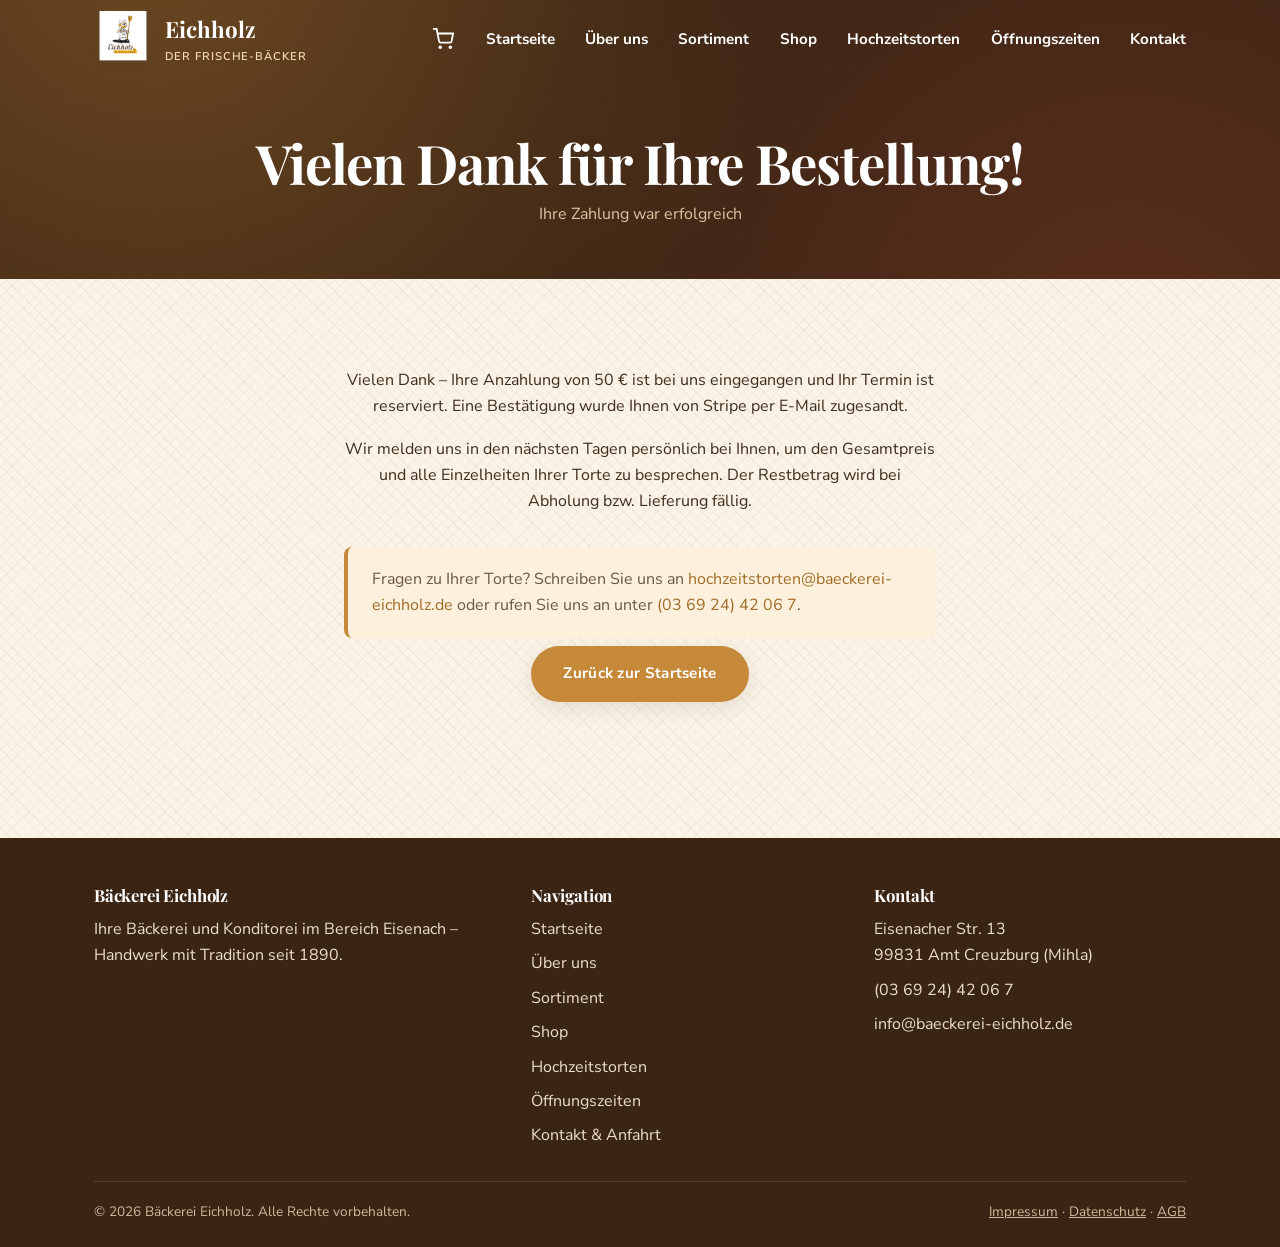
<file: torten-erfolg.html>
<!DOCTYPE html>
<html lang="de">
<head>
<meta charset="UTF-8">
<meta name="viewport" content="width=device-width, initial-scale=1.0">
<title>Anzahlung erhalten – Bäckerei Eichholz</title>
<meta name="description" content="Vielen Dank für Ihre Bestellung im Shop der Bäckerei Eichholz.">
<meta name="robots" content="noindex">
<link rel="preconnect" href="https://fonts.googleapis.com">
<link rel="preconnect" href="https://fonts.gstatic.com" crossorigin>
<link href="https://fonts.googleapis.com/css2?family=Playfair+Display:wght@600;700&family=Nunito+Sans:wght@400;600;700;800&display=swap" rel="stylesheet">
<link rel="icon" href="assets/img/logo.png" type="image/png">
<link rel="stylesheet" href="css/style.css?v=148f0e2e">
<link rel="stylesheet" href="css/shop.css?v=8fcf6304">
</head>
<body>

<header class="site-header">
  <div class="header-inner">
    <a href="index.html" class="brand">
      <img src="assets/img/logo.png" alt="Bäckerei Eichholz Logo">
      <span>Eichholz<small>Der Frische-Bäcker</small></span>
    </a>
    <div class="header-actions">
      <button type="button" class="cart-toggle" aria-haspopup="dialog" aria-expanded="false" aria-label="Warenkorb öffnen">
        <svg width="22" height="22" viewBox="0 0 24 24" fill="none" stroke="currentColor" stroke-width="2" aria-hidden="true">
          <circle cx="9" cy="21" r="1"></circle><circle cx="20" cy="21" r="1"></circle>
          <path d="M1 1h4l2.68 13.39a2 2 0 0 0 2 1.61h9.72a2 2 0 0 0 2-1.61L23 6H6"></path>
        </svg>
        <span class="cart-badge is-hidden" aria-hidden="true">0</span>
      </button>
      <button class="nav-toggle" aria-label="Menü öffnen" aria-expanded="false"></button>
      <nav class="main-nav">
        <ul>
          <li><a href="index.html">Startseite</a></li>
          <li><a href="ueber-uns.html">Über uns</a></li>
          <li><a href="sortiment.html">Sortiment</a></li>
          <li><a href="shop.html">Shop</a></li>
          <li><a href="hochzeitstorten.html">Hochzeitstorten</a></li>
          <li><a href="oeffnungszeiten.html">Öffnungszeiten</a></li>
          <li><a href="kontakt.html">Kontakt</a></li>
        </ul>
      </nav>
    </div>
  </div>
</header>

<div class="page-hero">
  <div class="container">
    <h1>Vielen Dank für Ihre Bestellung!</h1>
    <p>Ihre Zahlung war erfolgreich</p>
  </div>
</div>

<main>
  <section class="section">
    <div class="container shop-success">
      <p>
        Vielen Dank – Ihre Anzahlung von 50&nbsp;€ ist bei uns eingegangen und
        Ihr Termin ist reserviert. Eine Bestätigung wurde Ihnen von Stripe per
        E-Mail zugesandt.
      </p>
      <p>
        Wir melden uns in den nächsten Tagen persönlich bei Ihnen, um den
        Gesamtpreis und alle Einzelheiten Ihrer Torte zu besprechen. Der
        Restbetrag wird bei Abholung bzw. Lieferung fällig.
      </p>
      <div class="notice-box">
        Fragen zu Ihrer Torte? Schreiben Sie uns an
        <a href="mailto:hochzeitstorten@baeckerei-eichholz.de">hochzeitstorten@baeckerei-eichholz.de</a>
        oder rufen Sie uns an unter
        <a href="tel:+493692442067">(03 69 24) 42 06 7</a>.
      </div>
      <a class="btn btn--primary" href="index.html">Zurück zur Startseite</a>
    </div>
  </section>
</main>

<footer class="site-footer">
  <div class="container">
    <div class="footer-inner">
      <div>
        <h4>Bäckerei Eichholz</h4>
        <p>Ihre Bäckerei und Konditorei im Bereich Eisenach – Handwerk mit Tradition seit 1890.</p>
      </div>
      <div>
        <h4>Navigation</h4>
        <ul>
          <li><a href="index.html">Startseite</a></li>
          <li><a href="ueber-uns.html">Über uns</a></li>
          <li><a href="sortiment.html">Sortiment</a></li>
          <li><a href="shop.html">Shop</a></li>
          <li><a href="hochzeitstorten.html">Hochzeitstorten</a></li>
          <li><a href="oeffnungszeiten.html">Öffnungszeiten</a></li>
          <li><a href="kontakt.html">Kontakt &amp; Anfahrt</a></li>
        </ul>
      </div>
      <div>
        <h4>Kontakt</h4>
        <ul>
          <li>Eisenacher Str. 13<br>99831 Amt Creuzburg (Mihla)</li>
          <li><a href="tel:+493692442067">(03 69 24) 42 06 7</a></li>
          <li><a href="mailto:info@baeckerei-eichholz.de">info@baeckerei-eichholz.de</a></li>
        </ul>
      </div>
    </div>
    <div class="footer-bottom">
      <span>© 2026 Bäckerei Eichholz. Alle Rechte vorbehalten.</span>
      <span><a href="impressum.html">Impressum</a> · <a href="datenschutz.html">Datenschutz</a> · <a href="agb.html">AGB</a></span>
    </div>
  </div>
</footer>

<script src="js/main.js?v=3b09e055"></script>
<script src="js/shop-data.js?v=3d29de62"></script>
<script src="js/cart.js?v=0197f294"></script>
</body>
</html>
</file>
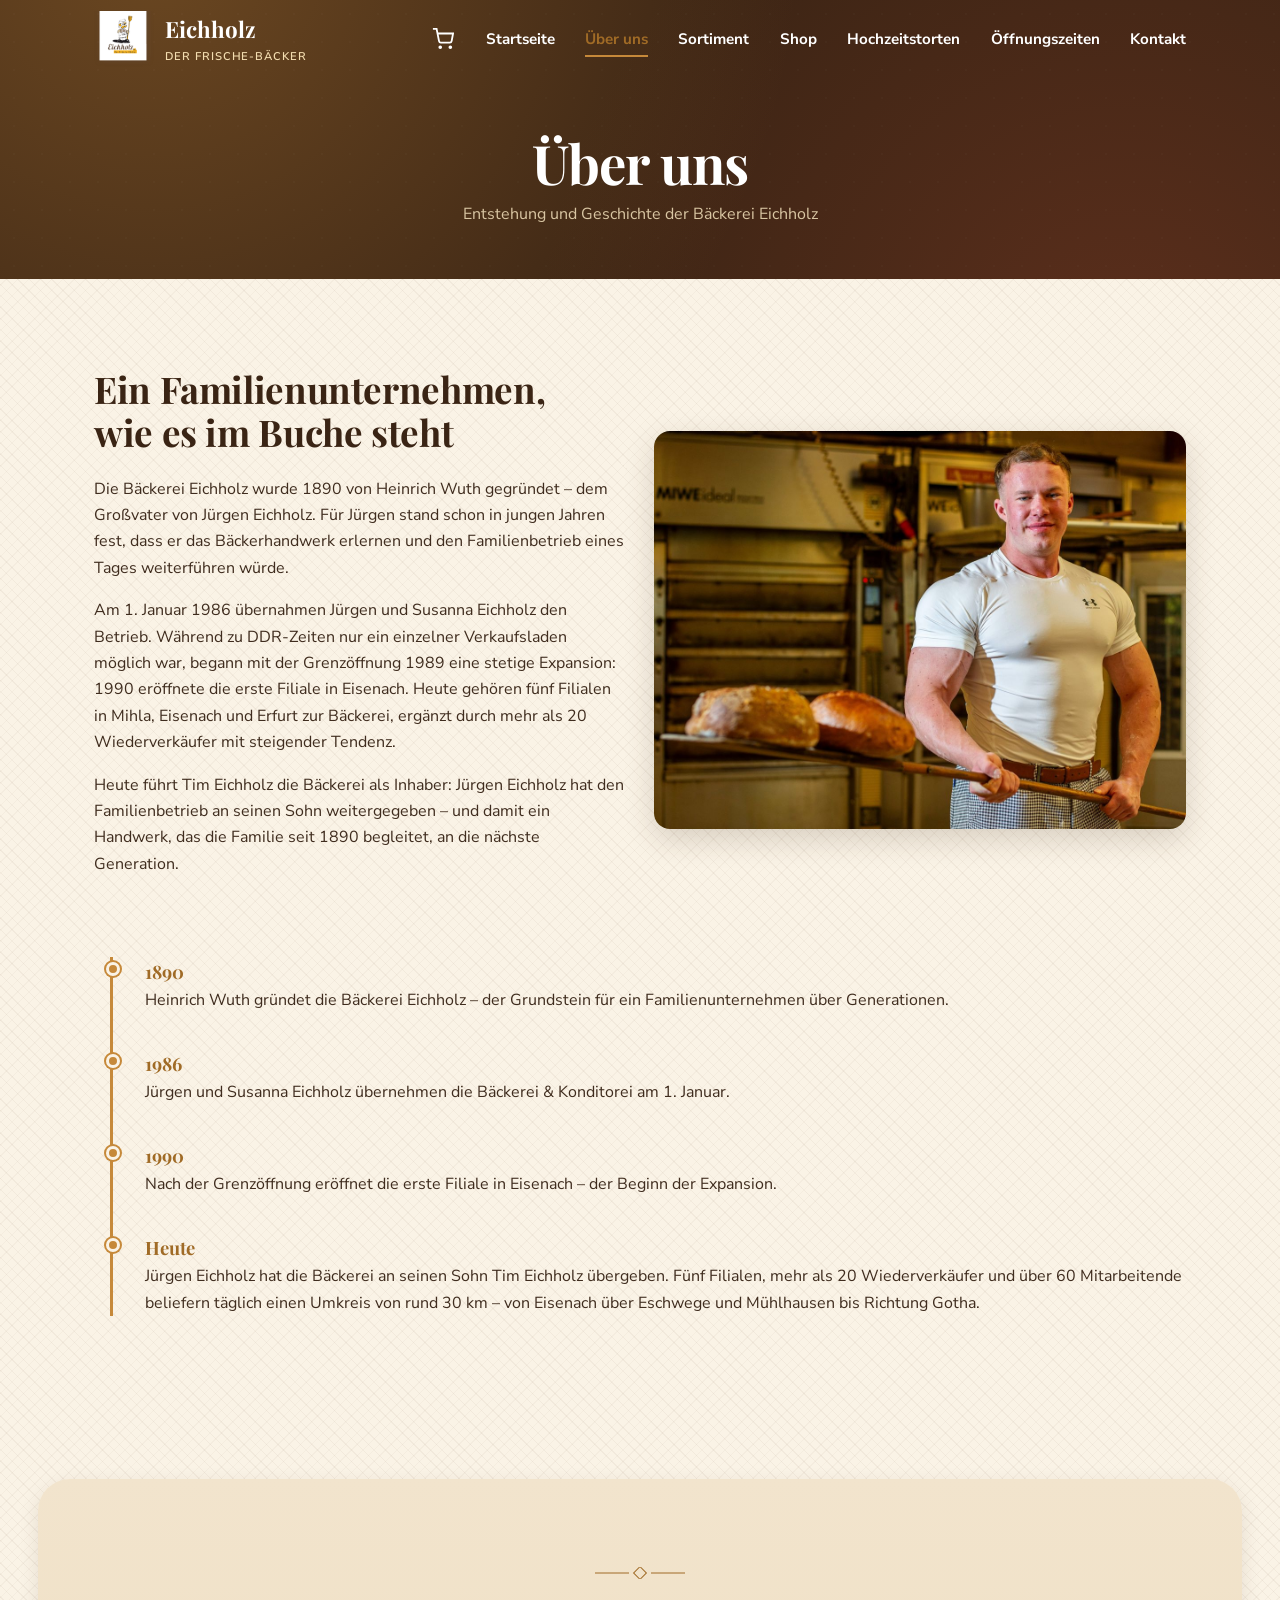
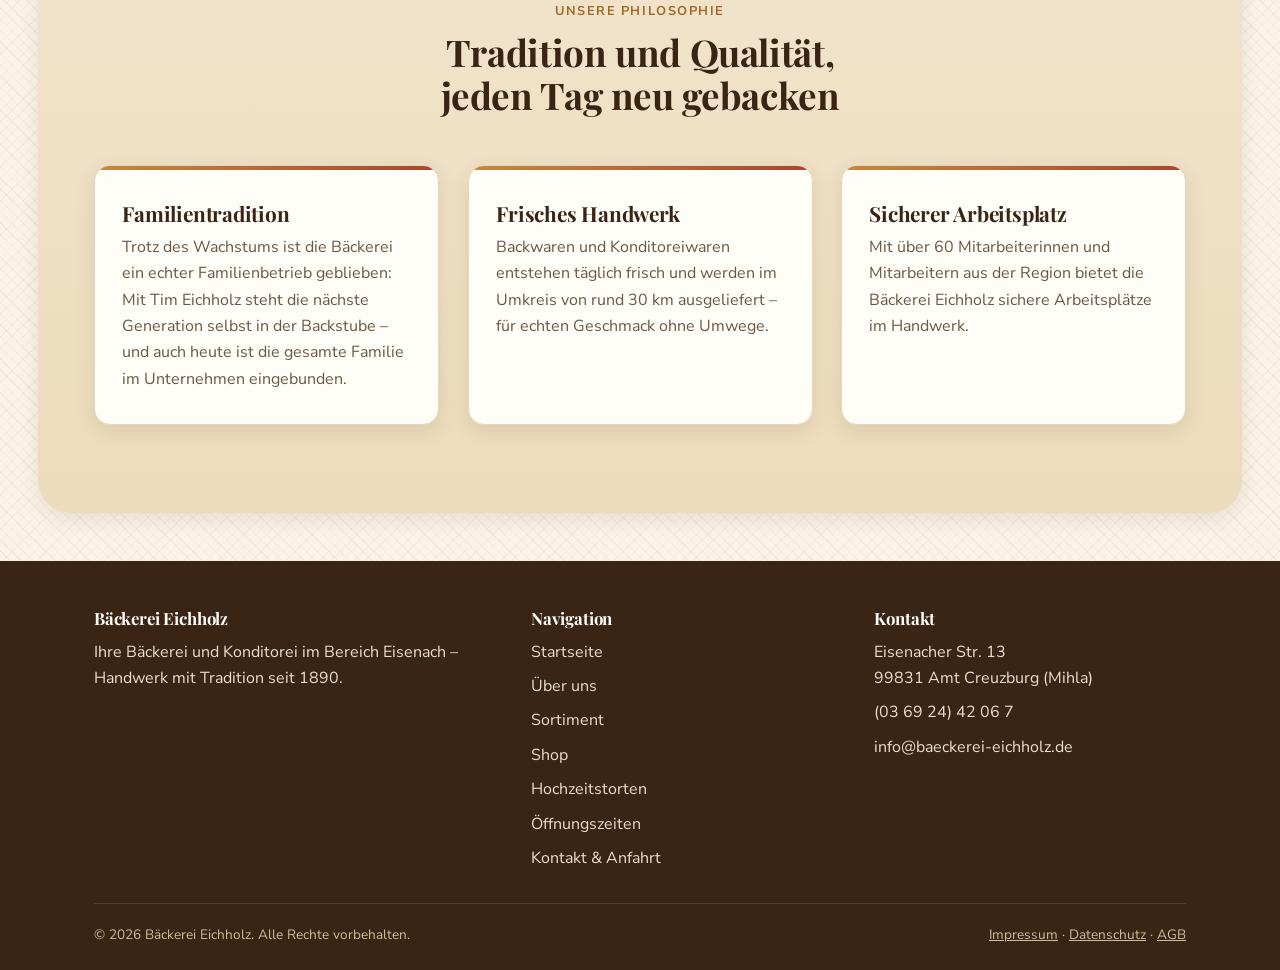
<file: ueber-uns.html>
<!DOCTYPE html>
<html lang="de">
<head>
<meta charset="UTF-8">
<meta name="viewport" content="width=device-width, initial-scale=1.0">
<title>Über uns – Bäckerei Eichholz</title>
<meta name="description" content="Die Geschichte der Bäckerei Eichholz: Familienbetrieb seit 1890, heute geführt von Tim Eichholz, mit 5 Filialen in Mihla, Eisenach und Erfurt.">
<link rel="canonical" href="https://baeckerei-eichholz.de/ueber-uns.html">
<meta property="og:type" content="website">
<meta property="og:locale" content="de_DE">
<meta property="og:site_name" content="Bäckerei Eichholz">
<meta property="og:url" content="https://baeckerei-eichholz.de/ueber-uns.html">
<meta property="og:title" content="Über uns – Bäckerei Eichholz">
<meta property="og:description" content="Die Geschichte der Bäckerei Eichholz: Familienbetrieb seit 1890, heute geführt von Tim Eichholz, mit 5 Filialen in Mihla, Eisenach und Erfurt.">
<meta property="og:image" content="https://baeckerei-eichholz.de/assets/img/hero-baeckerei.jpg">
<meta name="twitter:card" content="summary_large_image">
<link rel="preconnect" href="https://fonts.googleapis.com">
<link rel="preconnect" href="https://fonts.gstatic.com" crossorigin>
<link href="https://fonts.googleapis.com/css2?family=Playfair+Display:wght@600;700&family=Nunito+Sans:wght@400;600;700;800&display=swap" rel="stylesheet">
<link rel="icon" href="assets/img/logo.png" type="image/png">
<link rel="stylesheet" href="css/style.css?v=148f0e2e">
</head>
<body>

<header class="site-header">
  <div class="header-inner">
    <a href="index.html" class="brand">
      <img src="assets/img/logo.png" alt="Bäckerei Eichholz Logo">
      <span>Eichholz<small>Der Frische-Bäcker</small></span>
    </a>
    <div class="header-actions">
      <button type="button" class="cart-toggle" aria-haspopup="dialog" aria-expanded="false" aria-label="Warenkorb öffnen">
        <svg width="22" height="22" viewBox="0 0 24 24" fill="none" stroke="currentColor" stroke-width="2" aria-hidden="true">
          <circle cx="9" cy="21" r="1"></circle><circle cx="20" cy="21" r="1"></circle>
          <path d="M1 1h4l2.68 13.39a2 2 0 0 0 2 1.61h9.72a2 2 0 0 0 2-1.61L23 6H6"></path>
        </svg>
        <span class="cart-badge is-hidden" aria-hidden="true">0</span>
      </button>
      <button class="nav-toggle" aria-label="Menü öffnen" aria-expanded="false"></button>
      <nav class="main-nav">
      <ul>
        <li><a href="index.html">Startseite</a></li>
        <li><a href="ueber-uns.html" aria-current="page">Über uns</a></li>
        <li><a href="sortiment.html">Sortiment</a></li>
        <li><a href="shop.html">Shop</a></li>
        <li><a href="hochzeitstorten.html">Hochzeitstorten</a></li>
        <li><a href="oeffnungszeiten.html">Öffnungszeiten</a></li>
        <li><a href="kontakt.html">Kontakt</a></li>
      </ul>
    </nav>
    </div>
  </div>
</header>

<div class="page-hero">
  <div class="container">
    <h1>Über uns</h1>
    <p>Entstehung und Geschichte der Bäckerei Eichholz</p>
  </div>
</div>

<main>
  <section class="section">
    <div class="container">
      <div class="grid grid--2" style="align-items:center; margin-bottom: 4rem;">
        <div>
          <h2>Ein Familienunternehmen, wie es im Buche steht</h2>
          <p>Die Bäckerei Eichholz wurde 1890 von Heinrich Wuth gegründet – dem Großvater von Jürgen Eichholz. Für Jürgen stand schon in jungen Jahren fest, dass er das Bäckerhandwerk erlernen und den Familienbetrieb eines Tages weiterführen würde.</p>
          <p>Am 1. Januar 1986 übernahmen Jürgen und Susanna Eichholz den Betrieb. Während zu DDR-Zeiten nur ein einzelner Verkaufsladen möglich war, begann mit der Grenzöffnung 1989 eine stetige Expansion: 1990 eröffnete die erste Filiale in Eisenach. Heute gehören fünf Filialen in Mihla, Eisenach und Erfurt zur Bäckerei, ergänzt durch mehr als 20 Wiederverkäufer mit steigender Tendenz.</p>
          <p>Heute führt Tim Eichholz die Bäckerei als Inhaber: Jürgen Eichholz hat den Familienbetrieb an seinen Sohn weitergegeben – und damit ein Handwerk, das die Familie seit 1890 begleitet, an die nächste Generation.</p>
        </div>
        <div class="hero-image">
          <img src="assets/img/tim-eichholz.jpg" alt="Inhaber Tim Eichholz mit frisch gebackenen Broten in der Backstube">
        </div>
      </div>

      <div class="timeline">
        <div class="timeline-item">
          <div class="year">1890</div>
          <p>Heinrich Wuth gründet die Bäckerei Eichholz – der Grundstein für ein Familienunternehmen über Generationen.</p>
        </div>
        <div class="timeline-item">
          <div class="year">1986</div>
          <p>Jürgen und Susanna Eichholz übernehmen die Bäckerei &amp; Konditorei am 1. Januar.</p>
        </div>
        <div class="timeline-item">
          <div class="year">1990</div>
          <p>Nach der Grenzöffnung eröffnet die erste Filiale in Eisenach – der Beginn der Expansion.</p>
        </div>
        <div class="timeline-item">
          <div class="year">Heute</div>
          <p>Jürgen Eichholz hat die Bäckerei an seinen Sohn Tim Eichholz übergeben. Fünf Filialen, mehr als 20 Wiederverkäufer und über 60 Mitarbeitende beliefern täglich einen Umkreis von rund 30&nbsp;km – von Eisenach über Eschwege und Mühlhausen bis Richtung Gotha.</p>
        </div>
      </div>
    </div>
  </section>

  <section class="section section--alt">
    <div class="container">
      <div class="section-heading">
        <span class="eyebrow">Unsere Philosophie</span>
        <h2>Tradition und Qualität, jeden Tag neu gebacken</h2>
      </div>
      <div class="grid grid--3">
        <div class="card">
          <h3>Familientradition</h3>
          <p>Trotz des Wachstums ist die Bäckerei ein echter Familienbetrieb geblieben: Mit Tim Eichholz steht die nächste Generation selbst in der Backstube – und auch heute ist die gesamte Familie im Unternehmen eingebunden.</p>
        </div>
        <div class="card">
          <h3>Frisches Handwerk</h3>
          <p>Backwaren und Konditoreiwaren entstehen täglich frisch und werden im Umkreis von rund 30&nbsp;km ausgeliefert – für echten Geschmack ohne Umwege.</p>
        </div>
        <div class="card">
          <h3>Sicherer Arbeitsplatz</h3>
          <p>Mit über 60 Mitarbeiterinnen und Mitarbeitern aus der Region bietet die Bäckerei Eichholz sichere Arbeitsplätze im Handwerk.</p>
        </div>
      </div>
    </div>
  </section>

</main>

<footer class="site-footer">
  <div class="container">
    <div class="footer-inner">
      <div>
        <h4>Bäckerei Eichholz</h4>
        <p>Ihre Bäckerei und Konditorei im Bereich Eisenach – Handwerk mit Tradition seit 1890.</p>
      </div>
      <div>
        <h4>Navigation</h4>
        <ul>
          <li><a href="index.html">Startseite</a></li>
          <li><a href="ueber-uns.html">Über uns</a></li>
          <li><a href="sortiment.html">Sortiment</a></li>
          <li><a href="shop.html">Shop</a></li>
          <li><a href="hochzeitstorten.html">Hochzeitstorten</a></li>
          <li><a href="oeffnungszeiten.html">Öffnungszeiten</a></li>
          <li><a href="kontakt.html">Kontakt &amp; Anfahrt</a></li>
        </ul>
      </div>
      <div>
        <h4>Kontakt</h4>
        <ul>
          <li>Eisenacher Str. 13<br>99831 Amt Creuzburg (Mihla)</li>
          <li><a href="tel:+493692442067">(03 69 24) 42 06 7</a></li>
          <li><a href="mailto:info@baeckerei-eichholz.de">info@baeckerei-eichholz.de</a></li>
        </ul>
      </div>
    </div>
    <div class="footer-bottom">
      <span>© 2026 Bäckerei Eichholz. Alle Rechte vorbehalten.</span>
      <span><a href="impressum.html">Impressum</a> · <a href="datenschutz.html">Datenschutz</a> · <a href="agb.html">AGB</a></span>
    </div>
  </div>
</footer>

<script src="js/main.js?v=3b09e055"></script>
<script src="js/shop-data.js?v=3d29de62"></script>
<script src="js/cart.js?v=0197f294"></script>
</body>
</html>
</file>
<file: css/style.css>
/* ==========================================================================
   Bäckerei Eichholz – Stylesheet
   ========================================================================== */

:root {
  --color-bg: #faf3e6;
  --color-bg-alt: #f2e4cd;
  --color-card: #fffdf8;
  --color-text: #3f2c1e;
  --color-text-light: #6b5744;
  --color-accent: #c6893a;
  --color-accent-dark: #a06b26;
  --color-brown: #5c3a22;
  --color-brown-dark: #3a2414;
  --color-border: #e6d5b8;
  --color-rust: #a8462e;
  --color-rust-dark: #832f1c;

  --font-heading: 'Playfair Display', Georgia, 'Times New Roman', serif;
  --font-body: 'Nunito Sans', 'Segoe UI', Roboto, Helvetica, Arial, sans-serif;

  --container-width: 1140px;
  --radius: 16px;
  --shadow-soft: 0 6px 20px rgba(60, 40, 20, 0.1);
  --shadow-strong: 0 10px 30px rgba(60, 40, 20, 0.18);
  --header-h: 80px;
}

*,
*::before,
*::after {
  box-sizing: border-box;
}

html {
  scroll-behavior: smooth;
}

body {
  margin: 0;
  font-family: var(--font-body);
  color: var(--color-text);
  background:
    repeating-linear-gradient(45deg, rgba(92, 58, 34, 0.05) 0px, rgba(92, 58, 34, 0.05) 1px, transparent 1px, transparent 8px),
    repeating-linear-gradient(-45deg, rgba(92, 58, 34, 0.035) 0px, rgba(92, 58, 34, 0.035) 1px, transparent 1px, transparent 8px),
    var(--color-bg);
  line-height: 1.65;
  -webkit-font-smoothing: antialiased;
}

img {
  max-width: 100%;
  display: block;
}

.is-hidden {
  display: none !important;
}

a {
  color: var(--color-accent-dark);
  text-decoration: none;
}

a:hover {
  color: var(--color-brown);
}

h1, h2, h3, h4 {
  font-family: var(--font-heading);
  color: var(--color-brown-dark);
  line-height: 1.18;
  letter-spacing: -0.01em;
  margin: 0 0 0.6em;
  text-wrap: balance;
}

h1 { font-size: clamp(2.2rem, 5vw, 3.4rem); letter-spacing: -0.02em; }
h2 { font-size: clamp(1.6rem, 3.4vw, 2.3rem); }
h3 { font-size: 1.3rem; }

p { margin: 0 0 1em; }

ul { margin: 0; padding: 0; }

.container {
  width: 100%;
  max-width: var(--container-width);
  margin: 0 auto;
  padding: 0 1.5rem;
}

.section {
  padding: 5.5rem 0;
}

.section--alt {
  background: linear-gradient(180deg, var(--color-bg-alt), #ecdcbb);
  border-radius: 32px;
  max-width: calc(var(--container-width) + 4rem);
  margin: 2.5rem auto;
  box-shadow: var(--shadow-soft);
}

.section-heading {
  text-align: center;
  max-width: 700px;
  margin: 0 auto 3rem;
}

.section-heading::before {
  content: '';
  display: block;
  width: 90px;
  height: 12px;
  margin: 0 auto 1.1rem;
  background: url("data:image/svg+xml,%3Csvg xmlns='http://www.w3.org/2000/svg' viewBox='0 0 90 12'%3E%3Cline x1='0' y1='6' x2='34' y2='6' stroke='%23a06b26' stroke-width='1'/%3E%3Crect x='40.5' y='1.5' width='9' height='9' fill='none' stroke='%23a06b26' stroke-width='1' transform='rotate(45 45 6)'/%3E%3Cline x1='56' y1='6' x2='90' y2='6' stroke='%23a06b26' stroke-width='1'/%3E%3C/svg%3E")
    no-repeat center;
}

.section-heading .eyebrow {
  display: inline-block;
  font-weight: 700;
  letter-spacing: 0.12em;
  text-transform: uppercase;
  font-size: 0.8rem;
  color: var(--color-accent-dark);
  margin-bottom: 0.5rem;
}

.section-heading p {
  color: var(--color-text-light);
}

/* ---------- Buttons ---------- */
.btn {
  display: inline-block;
  padding: 0.85rem 1.9rem;
  border-radius: 999px;
  font-weight: 700;
  font-size: 0.95rem;
  letter-spacing: 0.02em;
  transition: transform 0.15s ease, box-shadow 0.15s ease, background 0.15s ease;
  border: 2px solid transparent;
}

.btn--primary {
  background: var(--color-accent);
  color: #fff;
  box-shadow: var(--shadow-soft);
}

.btn--primary:hover {
  background: var(--color-accent-dark);
  color: #fff;
  transform: translateY(-2px);
}

.btn--outline {
  border-color: var(--color-accent);
  color: var(--color-brown-dark);
}

.btn--outline:hover {
  background: var(--color-accent);
  color: #fff;
  transform: translateY(-2px);
  box-shadow: var(--shadow-soft);
}

/* ---------- Header ---------- */
.site-header {
  position: sticky;
  top: 0;
  z-index: 100;
  background: transparent;
  border-bottom: 1px solid transparent;
  transition: background-color 0.3s ease, border-color 0.3s ease, box-shadow 0.3s ease;
}

.site-header.is-scrolled {
  background: rgba(250, 243, 230, 0.98);
  border-bottom-color: var(--color-border);
  box-shadow: 0 4px 18px rgba(60, 40, 20, 0.1);
}

.header-inner {
  display: flex;
  align-items: center;
  justify-content: space-between;
  padding: 0.7rem 1.5rem;
  max-width: var(--container-width);
  margin: 0 auto;
}

.header-actions {
  display: flex;
  align-items: center;
  gap: 1.4rem;
}

.brand {
  display: flex;
  align-items: center;
  gap: 0.7rem;
  font-family: var(--font-heading);
  font-size: 1.4rem;
  font-weight: 700;
  color: #fff;
  transition: color 0.3s ease;
}

.brand img {
  height: 56px;
  width: auto;
}

.brand span small {
  display: block;
  font-family: var(--font-body);
  font-size: 0.7rem;
  font-weight: 600;
  letter-spacing: 0.08em;
  text-transform: uppercase;
  color: #f3ddb0;
  transition: color 0.3s ease;
}

.site-header.is-scrolled .brand {
  color: var(--color-brown-dark);
}

.site-header.is-scrolled .brand span small {
  color: var(--color-accent-dark);
}

.nav-toggle {
  display: none;
  background: none;
  border: none;
  cursor: pointer;
  padding: 0.4rem;
}

.nav-toggle span,
.nav-toggle::before,
.nav-toggle::after {
  content: '';
  display: block;
  width: 26px;
  height: 3px;
  background: #fff;
  margin: 5px 0;
  border-radius: 2px;
  transition: 0.2s ease;
}

.site-header.is-scrolled .nav-toggle span,
.site-header.is-scrolled .nav-toggle::before,
.site-header.is-scrolled .nav-toggle::after {
  background: var(--color-brown-dark);
}

/* ---------- Warenkorb-Icon (Header, alle Seiten) ---------- */
.cart-toggle {
  position: relative;
  display: flex;
  align-items: center;
  justify-content: center;
  width: 40px;
  height: 40px;
  padding: 0;
  border: none;
  border-radius: 50%;
  background: transparent;
  color: #fff;
  cursor: pointer;
  transition: background 0.2s ease, color 0.3s ease;
}

.cart-toggle:hover {
  background: rgba(255, 255, 255, 0.15);
}

.site-header.is-scrolled .cart-toggle {
  color: var(--color-brown-dark);
}

.site-header.is-scrolled .cart-toggle:hover {
  background: rgba(60, 40, 20, 0.08);
}

.cart-badge {
  position: absolute;
  top: -2px;
  right: -2px;
  min-width: 18px;
  height: 18px;
  padding: 0 4px;
  border-radius: 999px;
  background: var(--color-rust);
  color: #fff;
  font-size: 0.68rem;
  font-weight: 700;
  line-height: 18px;
  text-align: center;
}

.cart-badge.is-hidden {
  display: none;
}

.main-nav ul {
  display: flex;
  gap: 1.9rem;
  list-style: none;
}

.main-nav a {
  font-weight: 700;
  font-size: 0.95rem;
  color: #fff;
  padding: 0.4rem 0;
  border-bottom: 2px solid transparent;
  transition: color 0.3s ease;
}

.site-header.is-scrolled .main-nav a {
  color: var(--color-brown-dark);
}

.main-nav a:hover,
.main-nav a[aria-current="page"] {
  color: var(--color-accent-dark);
  border-bottom-color: var(--color-accent);
}

/* ---------- Hero (full-bleed) ---------- */
.hero {
  position: relative;
  display: flex;
  align-items: center;
  min-height: 88vh;
  margin-top: calc(-1 * var(--header-h));
  overflow: hidden;
  color: #fff;
}

.hero-media {
  position: absolute;
  inset: 0;
  z-index: 0;
}

.hero-media img {
  width: 100%;
  height: 100%;
  object-fit: cover;
  transform: scale(1.12);
  will-change: transform;
}

/* Decorative scroll cue, purely visual */
.hero::after {
  content: '';
  position: absolute;
  z-index: 1;
  left: 50%;
  bottom: 28px;
  width: 20px;
  height: 20px;
  border-right: 3px solid rgba(255, 255, 255, 0.75);
  border-bottom: 3px solid rgba(255, 255, 255, 0.75);
  transform: translateX(-50%) rotate(45deg);
  animation: heroChevronBounce 2.2s ease-in-out infinite;
}

@keyframes heroChevronBounce {
  0%, 100% { transform: translateX(-50%) translateY(0) rotate(45deg); opacity: 0.55; }
  50% { transform: translateX(-50%) translateY(8px) rotate(45deg); opacity: 1; }
}

@media (max-width: 640px) {
  .hero::after {
    display: none;
  }
}

@media (prefers-reduced-motion: reduce) {
  .hero::after {
    animation: none;
  }
}

.hero-overlay {
  position: absolute;
  inset: 0;
  background: linear-gradient(180deg, rgba(58, 36, 20, 0.55) 0%, rgba(58, 36, 20, 0.35) 45%, rgba(58, 36, 20, 0.78) 100%);
}

.hero-inner {
  position: relative;
  z-index: 1;
  width: 100%;
  padding-top: calc(var(--header-h) + 2rem);
}

.hero-text {
  max-width: 640px;
}

.hero-text .eyebrow {
  display: inline-block;
  background: var(--color-accent);
  color: #fff;
  padding: 0.35rem 0.9rem;
  border-radius: 999px;
  font-size: 0.78rem;
  font-weight: 700;
  letter-spacing: 0.08em;
  text-transform: uppercase;
  margin-bottom: 1.1rem;
}

.hero-text h1 {
  color: #fff;
}

.hero-text p {
  font-size: 1.1rem;
  color: #f3e9d8;
  max-width: 46ch;
}

.hero-text .btn--outline {
  color: #fff;
  border-color: rgba(255, 255, 255, 0.8);
}

.hero-text .btn--outline:hover {
  background: var(--color-accent);
  border-color: var(--color-accent);
  color: #fff;
}

.hero-actions {
  display: flex;
  gap: 1rem;
  margin-top: 1.6rem;
  flex-wrap: wrap;
}

/* Entrance animation for hero content (plays once on load) */
.hero-text > * {
  animation: heroFadeIn 0.8s ease both;
}

.hero-text .eyebrow { animation-delay: 0.05s; }
.hero-text h1 { animation-delay: 0.15s; }
.hero-text p { animation-delay: 0.25s; }
.hero-text .hero-actions { animation-delay: 0.35s; }

@keyframes heroFadeIn {
  from { opacity: 0; transform: translateY(20px); }
  to { opacity: 1; transform: translateY(0); }
}

@media (prefers-reduced-motion: reduce) {
  .hero-text > * {
    animation: none;
  }
}

.hero-image {
  border-radius: var(--radius);
  overflow: hidden;
  box-shadow: var(--shadow-strong);
}

.hero-image img {
  width: 100%;
  height: 100%;
  object-fit: cover;
  aspect-ratio: 4 / 3;
}

/* ---------- Highlight cards ---------- */
.grid {
  display: grid;
  gap: 1.8rem;
}

.grid--3 {
  grid-template-columns: repeat(3, 1fr);
}

.grid--2 {
  grid-template-columns: repeat(2, 1fr);
}

.card {
  position: relative;
  background: var(--color-card);
  border-radius: var(--radius);
  padding: 2.2rem 1.7rem 2rem;
  box-shadow: var(--shadow-soft);
  border: 1px solid var(--color-border);
  transition: transform 0.15s ease-out, box-shadow 0.25s ease;
  overflow: hidden;
}

.card::before {
  content: '';
  position: absolute;
  top: 0;
  left: 0;
  right: 0;
  height: 4px;
  background: linear-gradient(90deg, var(--color-accent), var(--color-rust));
}

.card:hover {
  transform: translateY(-6px);
  box-shadow: var(--shadow-strong);
}

.card h3 {
  margin-bottom: 0.5rem;
}

.card p {
  color: var(--color-text-light);
  margin-bottom: 0;
}

.card--icon {
  display: block;
  text-align: center;
  color: inherit;
  text-decoration: none;
}

.card-icon {
  display: block;
  width: 88px;
  height: 88px;
  margin: 0 auto 1rem;
  border-radius: 50%;
  object-fit: cover;
  box-shadow: inset 0 0 0 1px rgba(160, 107, 38, 0.25);
}

/* ---------- Photo gallery ---------- */
.gallery {
  display: grid;
  grid-template-columns: repeat(4, 1fr);
  gap: 1rem;
}

.gallery img {
  border-radius: var(--radius);
  aspect-ratio: 1 / 1;
  object-fit: cover;
  box-shadow: var(--shadow-soft);
  transition: transform 0.3s ease, box-shadow 0.3s ease;
}

.gallery img:hover {
  transform: scale(1.04);
  box-shadow: var(--shadow-strong);
}

/* ---------- Instagram feed ---------- */
.instagram-feed {
  border-radius: var(--radius);
  overflow: hidden;
  box-shadow: var(--shadow-soft);
}

/* ---------- Lightbox (full-size image viewer) ---------- */
.gallery img,
.torte-grid img,
.hero-image img {
  cursor: zoom-in;
}

body.lightbox-open,
body.filiale-modal-open,
body.cart-drawer-open {
  overflow: hidden;
}

.lightbox-overlay {
  position: fixed;
  inset: 0;
  z-index: 1000;
  display: flex;
  align-items: center;
  justify-content: center;
  padding: 3rem;
  background: rgba(58, 36, 20, 0.88);
  opacity: 0;
  visibility: hidden;
  transition: opacity 0.25s ease, visibility 0.25s ease;
}

.lightbox-overlay.is-open {
  opacity: 1;
  visibility: visible;
}

.lightbox-overlay img {
  max-width: 100%;
  max-height: 100%;
  width: auto;
  height: auto;
  object-fit: contain;
  border-radius: 10px;
  box-shadow: var(--shadow-strong);
  background: var(--color-card);
  transform: scale(0.96);
  transition: transform 0.25s ease;
}

.lightbox-overlay.is-open img {
  transform: scale(1);
}

.lightbox-close {
  position: absolute;
  top: 1.4rem;
  right: 1.6rem;
  width: 44px;
  height: 44px;
  border-radius: 50%;
  border: none;
  background: rgba(255, 255, 255, 0.15);
  color: #fff;
  font-size: 1.6rem;
  line-height: 1;
  cursor: pointer;
  display: flex;
  align-items: center;
  justify-content: center;
  transition: background 0.2s ease;
}

.lightbox-close:hover {
  background: rgba(255, 255, 255, 0.3);
}

@media (max-width: 640px) {
  .lightbox-overlay {
    padding: 1.2rem;
  }

  .lightbox-close {
    top: 0.7rem;
    right: 0.7rem;
    width: 40px;
    height: 40px;
  }
}

@media (prefers-reduced-motion: reduce) {
  .lightbox-overlay,
  .lightbox-overlay img {
    transition: none;
  }
}

/* ---------- Timeline (Über uns) ---------- */
.timeline {
  border-left: 3px solid var(--color-accent);
  margin-left: 1rem;
  padding-left: 2rem;
}

.timeline-item {
  position: relative;
  margin-bottom: 2.2rem;
}

.timeline-item::before {
  content: '';
  position: absolute;
  left: -2.45rem;
  top: 0.3rem;
  width: 14px;
  height: 14px;
  border-radius: 50%;
  background: var(--color-accent);
  border: 3px solid var(--color-bg);
  box-shadow: 0 0 0 2px var(--color-accent);
}

.timeline-item .year {
  font-family: var(--font-heading);
  font-weight: 700;
  color: var(--color-accent-dark);
  font-size: 1.15rem;
}

/* ---------- Product sortiment (accordion) ---------- */
.sortiment-accordion {
  display: flex;
  flex-direction: column;
  gap: 0.9rem;
}

.sortiment-accordion details {
  background: var(--color-card);
  border: 1px solid var(--color-border);
  border-radius: 12px;
  overflow: hidden;
}

.sortiment-accordion summary {
  list-style: none;
  cursor: pointer;
  display: flex;
  align-items: center;
  justify-content: space-between;
  gap: 1rem;
  padding: 1.1rem 1.4rem;
  font-family: var(--font-heading);
  font-weight: 700;
  font-size: 1.1rem;
  color: var(--color-brown-dark);
}

.sortiment-accordion summary::-webkit-details-marker {
  display: none;
}

.sortiment-accordion summary::before {
  content: '🥖';
  margin-right: 0.5rem;
}

.sortiment-accordion .accordion-caret {
  flex-shrink: 0;
  width: 10px;
  height: 10px;
  border-right: 2px solid var(--color-accent-dark);
  border-bottom: 2px solid var(--color-accent-dark);
  transform: rotate(45deg);
  transition: transform 0.2s ease;
}

.sortiment-accordion details[open] .accordion-caret {
  transform: rotate(-135deg);
}

.sortiment-accordion summary:hover,
.sortiment-accordion summary:focus-visible {
  color: var(--color-accent-dark);
}

.accordion-products {
  list-style: none;
  display: grid;
  grid-template-columns: repeat(2, 1fr);
  gap: 0.2rem 2rem;
  margin: 0;
  padding: 0 1.4rem 1.3rem;
}

.accordion-products li {
  display: flex;
  align-items: baseline;
  justify-content: space-between;
  gap: 0.8rem;
  padding: 0.5rem 0;
  border-bottom: 1px dashed var(--color-border);
}

.accordion-products li:nth-last-child(-n+2) {
  border-bottom: none;
}

.accordion-products .product-name {
  color: var(--color-text);
}

.accordion-products .product-no {
  flex-shrink: 0;
  font-size: 0.78rem;
  font-variant-numeric: tabular-nums;
  color: var(--color-text-light);
}

@media (max-width: 640px) {
  .accordion-products {
    grid-template-columns: 1fr;
  }

  .accordion-products li:nth-last-child(-n+2) {
    border-bottom: 1px dashed var(--color-border);
  }

  .accordion-products li:last-child {
    border-bottom: none;
  }
}

.torte-grid {
  display: grid;
  grid-template-columns: repeat(auto-fit, minmax(220px, 1fr));
  gap: 1.6rem;
}

.torte-grid figure {
  margin: 0;
  background: var(--color-card);
  border-radius: var(--radius);
  overflow: hidden;
  box-shadow: var(--shadow-soft);
  border: 1px solid var(--color-border);
  transition: transform 0.15s ease-out, box-shadow 0.25s ease;
}

.torte-grid figure:hover {
  transform: translateY(-6px);
  box-shadow: var(--shadow-strong);
}

.torte-grid img {
  aspect-ratio: 4/3;
  object-fit: cover;
  transition: transform 0.4s ease;
}

.torte-grid figure:hover img {
  transform: scale(1.06);
}

.torte-grid figcaption {
  padding: 0.9rem 1.1rem;
  font-weight: 600;
  color: var(--color-text-light);
}

/* ---------- Öffnungszeiten table ---------- */
.hours-table {
  width: 100%;
  border-collapse: collapse;
  background: var(--color-card);
  border-radius: var(--radius);
  overflow: hidden;
  box-shadow: var(--shadow-soft);
}

.hours-table th,
.hours-table td {
  padding: 1rem 1.4rem;
  text-align: left;
  border-bottom: 1px solid var(--color-border);
}

.hours-table th {
  background: var(--color-brown-dark);
  color: #fff;
  font-family: var(--font-heading);
  font-weight: 700;
}

.hours-table tr:last-child td {
  border-bottom: none;
}

.placeholder {
  color: var(--color-accent-dark);
  font-style: italic;
  background: #fdf1de;
  padding: 0.1rem 0.5rem;
  border-radius: 4px;
}

.notice-box {
  margin-top: 2rem;
  padding: 1.2rem 1.5rem;
  background: #fdf1de;
  border-left: 4px solid var(--color-accent);
  border-radius: 8px;
  color: var(--color-text-light);
}

/* ---------- Filialen ---------- */
.filiale-list {
  list-style: none;
  display: grid;
  grid-template-columns: repeat(3, 1fr);
  gap: 1.2rem;
}

.filiale-card {
  display: flex;
  flex-direction: column;
  width: 100%;
  height: 100%;
  text-align: left;
  font: inherit;
  color: inherit;
  background: var(--color-card);
  border: 1px solid var(--color-border);
  border-radius: 8px;
  padding: 1.1rem 1.3rem;
  cursor: pointer;
  transition: transform 0.15s ease-out, box-shadow 0.25s ease, border-color 0.25s ease;
}

.filiale-card:hover {
  transform: scale(1.02);
  box-shadow: var(--shadow-strong);
  border-color: var(--color-accent);
}

.filiale-card:focus-visible {
  outline: 3px solid var(--color-accent);
  outline-offset: 3px;
}

.filiale-card .tag,
.filiale-card-name,
.filiale-card-address {
  display: block;
}

.filiale-card .tag,
.filiale-modal-body .tag {
  font-size: 0.72rem;
  font-weight: 700;
  text-transform: uppercase;
  letter-spacing: 0.05em;
  color: var(--color-accent-dark);
  margin-bottom: 0.3rem;
}

.filiale-card-name {
  font-family: var(--font-heading);
  font-weight: 700;
  font-size: 1.05rem;
  color: var(--color-brown-dark);
}

.filiale-card-address {
  margin-top: 0.15rem;
  color: var(--color-text-light);
  font-size: 0.92rem;
}

@media (prefers-reduced-motion: reduce) {
  .filiale-card {
    transition: none;
  }
}

/* ---------- Filiale-Detailansicht (Modal) ---------- */
.filiale-modal-overlay {
  position: fixed;
  inset: 0;
  z-index: 1000;
  display: flex;
  align-items: center;
  justify-content: center;
  padding: 2rem;
  background: rgba(58, 36, 20, 0.88);
  opacity: 0;
  visibility: hidden;
  transition: opacity 0.25s ease, visibility 0.25s ease;
}

.filiale-modal-overlay.is-open {
  opacity: 1;
  visibility: visible;
}

.filiale-modal {
  position: relative;
  width: 100%;
  max-width: 560px;
  max-height: 90vh;
  overflow-y: auto;
  background: var(--color-card);
  border-radius: var(--radius);
  box-shadow: var(--shadow-strong);
  transform: scale(0.96);
  transition: transform 0.25s ease;
}

.filiale-modal-overlay.is-open .filiale-modal {
  transform: scale(1);
}

.filiale-modal:focus {
  outline: none;
}

.filiale-modal-close {
  position: absolute;
  top: 1rem;
  right: 1rem;
  z-index: 1;
  width: 40px;
  height: 40px;
  border-radius: 50%;
  border: none;
  background: rgba(58, 36, 20, 0.55);
  color: #fff;
  font-size: 1.5rem;
  line-height: 1;
  cursor: pointer;
  display: flex;
  align-items: center;
  justify-content: center;
  transition: background 0.2s ease;
}

.filiale-modal-close:hover {
  background: var(--color-accent);
}

.filiale-modal-media {
  position: relative;
  aspect-ratio: 4 / 3;
  border-radius: var(--radius) var(--radius) 0 0;
  overflow: hidden;
  background: linear-gradient(135deg, var(--color-bg-alt), var(--color-border));
}

/* Filialfotos unbeschnitten zeigen (contain) - viele sind hochkant. Die
   freien Ränder füllt eine unscharfe, abgedunkelte Kopie desselben Fotos. */
.filiale-modal-backdrop {
  position: absolute;
  inset: -24px;
  background-position: center;
  background-size: cover;
  filter: blur(20px) brightness(0.75);
}

.filiale-modal-media img {
  position: relative;
  width: 100%;
  height: 100%;
  object-fit: contain;
}

.filiale-modal-placeholder {
  position: absolute;
  top: 50%;
  left: 50%;
  transform: translate(-50%, -70%);
  font-size: 2.4rem;
}

.filiale-modal-placeholder-label {
  position: absolute;
  top: 50%;
  left: 50%;
  transform: translate(-50%, 40%);
  color: var(--color-text-light);
  font-weight: 700;
  font-size: 0.85rem;
  text-transform: uppercase;
  letter-spacing: 0.05em;
}

.filiale-modal-nav {
  position: absolute;
  top: 50%;
  transform: translateY(-50%);
  width: 38px;
  height: 38px;
  border-radius: 50%;
  border: none;
  background: rgba(58, 36, 20, 0.55);
  color: #fff;
  font-size: 1.4rem;
  line-height: 1;
  cursor: pointer;
  display: flex;
  align-items: center;
  justify-content: center;
  transition: background 0.2s ease;
}

.filiale-modal-nav:hover {
  background: var(--color-accent);
}

.filiale-modal-nav--prev { left: 0.7rem; }
.filiale-modal-nav--next { right: 0.7rem; }

.filiale-modal-counter {
  position: absolute;
  bottom: 0.7rem;
  left: 50%;
  transform: translateX(-50%);
  padding: 0.2rem 0.65rem;
  border-radius: 999px;
  background: rgba(58, 36, 20, 0.55);
  color: #fff;
  font-size: 0.78rem;
  font-weight: 700;
}

.filiale-modal-body {
  padding: 1.6rem 1.8rem 1.9rem;
}

.filiale-modal-body h3 {
  margin: 0.2rem 0 0.6rem;
}

.filiale-modal-address {
  color: var(--color-text-light);
  margin-bottom: 1.2rem;
}

.filiale-modal-body .hours-table--compact {
  margin-bottom: 1.4rem;
  box-shadow: none;
  border: 1px solid var(--color-border);
}

.filiale-modal-body .hours-table--compact td {
  padding: 0.8rem 1.1rem;
}

.notice-box--compact {
  margin-top: 0;
}

.filiale-modal-actions {
  display: flex;
  gap: 0.9rem;
  flex-wrap: wrap;
}

@media (max-width: 640px) {
  .filiale-modal-overlay {
    padding: 1rem;
  }

  .filiale-modal {
    max-height: 94vh;
  }

  /* Quadratisch statt 4:3, damit Hochkant-Fotos auf dem Handy nicht zu
     schmal werden. */
  .filiale-modal-media {
    aspect-ratio: 1 / 1;
  }

  .filiale-modal-body {
    padding: 1.3rem 1.2rem 1.6rem;
  }
}

@media (prefers-reduced-motion: reduce) {
  .filiale-modal-overlay,
  .filiale-modal {
    transition: none;
  }
}

/* ---------- Warenkorb (Slide-in-Drawer, alle Seiten) ---------- */
.cart-drawer-overlay {
  position: fixed;
  inset: 0;
  z-index: 1000;
  display: flex;
  justify-content: flex-end;
  background: rgba(58, 36, 20, 0.55);
  opacity: 0;
  visibility: hidden;
  transition: opacity 0.25s ease, visibility 0.25s ease;
}

.cart-drawer-overlay.is-open {
  opacity: 1;
  visibility: visible;
}

.cart-drawer {
  width: 100%;
  max-width: 420px;
  height: 100%;
  overflow-y: auto;
  background: var(--color-card);
  box-shadow: var(--shadow-strong);
  padding: 1.8rem 1.6rem 2rem;
  position: relative;
  transform: translateX(100%);
  transition: transform 0.3s ease;
}

.cart-drawer-overlay.is-open .cart-drawer {
  transform: translateX(0);
}

.cart-drawer:focus {
  outline: none;
}

.cart-drawer h3 {
  margin-bottom: 1.4rem;
  padding-right: 2.4rem;
}

.cart-drawer-close {
  position: absolute;
  top: 1.2rem;
  right: 1.2rem;
  width: 36px;
  height: 36px;
  border-radius: 50%;
  border: none;
  background: var(--color-bg-alt);
  color: var(--color-brown-dark);
  font-size: 1.4rem;
  line-height: 1;
  cursor: pointer;
  display: flex;
  align-items: center;
  justify-content: center;
  transition: background 0.2s ease;
}

.cart-drawer-close:hover {
  background: var(--color-border);
}

.cart-drawer-empty {
  color: var(--color-text-light);
}

.cart-item {
  display: grid;
  grid-template-columns: 1fr auto;
  gap: 0.3rem 0.8rem;
  align-items: center;
  padding: 0.9rem 0;
  border-bottom: 1px solid var(--color-border);
}

.cart-item-info {
  display: flex;
  flex-direction: column;
  grid-column: 1 / -1;
}

.cart-item-name {
  font-weight: 700;
  color: var(--color-brown-dark);
}

.cart-item-unit {
  font-size: 0.82rem;
  color: var(--color-text-light);
}

.cart-item-price {
  font-weight: 700;
  color: var(--color-brown-dark);
}

.cart-item-remove {
  justify-self: end;
  border: none;
  background: none;
  color: var(--color-text-light);
  font-size: 1.3rem;
  line-height: 1;
  cursor: pointer;
  padding: 0.2rem 0.4rem;
}

.cart-item-remove:hover {
  color: var(--color-rust);
}

.qty-stepper {
  display: inline-flex;
  align-items: center;
  gap: 0.6rem;
  border: 1px solid var(--color-border);
  border-radius: 999px;
  padding: 0.25rem 0.6rem;
}

.qty-btn {
  width: 22px;
  height: 22px;
  border: none;
  border-radius: 50%;
  background: var(--color-bg-alt);
  color: var(--color-brown-dark);
  font-size: 1rem;
  line-height: 1;
  cursor: pointer;
  display: flex;
  align-items: center;
  justify-content: center;
  transition: background 0.2s ease;
}

.qty-btn:hover {
  background: var(--color-accent);
  color: #fff;
}

.qty-value {
  min-width: 1.2em;
  text-align: center;
  font-weight: 700;
  font-variant-numeric: tabular-nums;
}

.cart-drawer-footer {
  margin-top: 1.4rem;
  padding-top: 1.2rem;
  border-top: 1px solid var(--color-border);
}

.cart-drawer-subtotal {
  font-weight: 700;
  color: var(--color-brown-dark);
  margin-bottom: 1rem;
}

.cart-drawer-error.is-hidden {
  display: none;
}

.cart-drawer-checkout {
  width: 100%;
  text-align: center;
  border: none;
  cursor: pointer;
}

.cart-drawer-checkout:disabled {
  opacity: 0.6;
  cursor: not-allowed;
}

@media (max-width: 640px) {
  .cart-drawer {
    max-width: 100%;
  }
}

@media (prefers-reduced-motion: reduce) {
  .cart-drawer-overlay,
  .cart-drawer {
    transition: none;
  }
}

/* ---------- Kontakt ---------- */
.contact-grid {
  display: grid;
  grid-template-columns: 1fr 1fr;
  gap: 2.5rem;
  align-items: start;
}

.contact-card {
  background: var(--color-card);
  border-radius: var(--radius);
  padding: 2rem;
  box-shadow: var(--shadow-soft);
  border: 1px solid var(--color-border);
}

.contact-card dl {
  margin: 0;
}

.contact-card dt {
  font-weight: 700;
  color: var(--color-brown-dark);
  margin-top: 1.1rem;
}

.contact-card dt:first-child {
  margin-top: 0;
}

.contact-card dd {
  margin: 0.15rem 0 0;
  color: var(--color-text-light);
}

.map-wrap {
  border-radius: var(--radius);
  overflow: hidden;
  box-shadow: var(--shadow-soft);
  border: 1px solid var(--color-border);
}

.map-wrap iframe {
  width: 100%;
  height: 100%;
  min-height: 420px;
  border: 0;
}

/* ---------- Footer ---------- */
.site-footer {
  background: var(--color-brown-dark);
  color: #ecdfc9;
  padding: 3rem 0 1.5rem;
  margin-top: 3rem;
}

.footer-inner {
  display: grid;
  grid-template-columns: 1.3fr 1fr 1fr;
  gap: 2rem;
  margin-bottom: 2rem;
}

.footer-inner h4 {
  color: #fff;
  font-size: 1.05rem;
}

.footer-inner a {
  color: #ecdfc9;
}

.footer-inner a:hover {
  color: var(--color-accent);
}

.footer-inner ul {
  list-style: none;
  display: flex;
  flex-direction: column;
  gap: 0.5rem;
}

.footer-bottom {
  border-top: 1px solid rgba(255,255,255,0.12);
  padding-top: 1.2rem;
  font-size: 0.85rem;
  display: flex;
  justify-content: space-between;
  flex-wrap: wrap;
  gap: 0.5rem;
  color: #cdbc9c;
}

.footer-bottom a {
  color: #cdbc9c;
  text-decoration: underline;
}

/* ---------- Page header (Unterseiten) ---------- */
.page-hero {
  position: relative;
  background:
    radial-gradient(circle at 12% -20%, rgba(198, 137, 58, 0.35), transparent 55%),
    radial-gradient(circle at 88% 130%, rgba(168, 70, 46, 0.3), transparent 50%),
    var(--color-brown-dark);
  color: #f6ead4;
  margin-top: calc(-1 * var(--header-h));
  padding: calc(var(--header-h) + 3.2rem) 0 3.2rem;
  text-align: center;
  overflow: hidden;
}

.page-hero::after {
  content: '';
  position: absolute;
  inset: 0;
  background-image: radial-gradient(rgba(255, 255, 255, 0.05) 1px, transparent 1.4px);
  background-size: 28px 28px;
  opacity: 0.35;
  pointer-events: none;
}

.page-hero .container {
  position: relative;
  z-index: 1;
}

.page-hero h1 {
  color: #fff;
  margin-bottom: 0.4rem;
}

.page-hero p {
  color: #d9c6a3;
  margin: 0;
}

/* ---------- Scroll reveal animations ---------- */
.reveal {
  opacity: 0;
  transform: translateY(28px);
  transition: opacity 0.7s ease, transform 0.7s ease;
  will-change: opacity, transform;
}

.reveal.is-visible {
  opacity: 1;
  transform: translateY(0);
}

/* Torten-/Galeriebilder: skalieren + drehen sanft ein */
.reveal--pop {
  transform: translateY(24px) scale(0.9) rotate(-3deg);
}

.reveal--pop.is-visible {
  transform: translateY(0) scale(1) rotate(0deg);
}

/* Karten/Zeitstrahl: kippen leicht aus der Tiefe herein */
.reveal--tilt {
  transform: perspective(800px) rotateX(14deg) translateY(20px);
  transform-origin: bottom center;
}

.reveal--tilt.is-visible {
  transform: perspective(800px) rotateX(0deg) translateY(0);
}

@media (prefers-reduced-motion: reduce) {
  .reveal,
  .reveal--pop,
  .reveal--tilt {
    transition: none;
    opacity: 1;
    transform: none;
  }
}

/* ---------- Responsive ---------- */
@media (max-width: 900px) {
  .hero {
    min-height: 80vh;
  }

  .hero-image {
    order: -1;
  }

  .section--alt {
    border-radius: 24px;
    margin: 1.75rem 1rem;
  }

  .grid--3,
  .torte-grid,
  .filiale-list {
    grid-template-columns: repeat(2, 1fr);
  }

  .gallery {
    grid-template-columns: repeat(3, 1fr);
  }

  .contact-grid {
    grid-template-columns: 1fr;
  }

  .footer-inner {
    grid-template-columns: 1fr 1fr;
  }
}

@media (max-width: 640px) {
  .hero {
    min-height: 70vh;
  }

  .hero-inner {
    padding-top: calc(var(--header-h) + 1.2rem);
    padding-bottom: 3rem;
  }

  .section--alt {
    border-radius: 18px;
    margin: 1.25rem 0.75rem;
  }

  .nav-toggle {
    display: block;
  }

  .main-nav {
    position: absolute;
    top: 100%;
    left: 0;
    right: 0;
    background: var(--color-bg);
    max-height: 0;
    overflow: hidden;
    transition: max-height 0.25s ease;
  }

  /* Rahmen erst im geöffneten Zustand: max-height:0 begrenzt nur die
     Inhaltsbox, ein Rahmen bliebe als 1px hoher Streifen samt Hintergrund
     unter dem Header sichtbar. */
  .main-nav.is-open {
    max-height: 400px;
    border-bottom: 1px solid var(--color-border);
  }

  .main-nav ul {
    flex-direction: column;
    gap: 0;
    padding: 0.5rem 1.5rem 1.2rem;
  }

  .main-nav li {
    border-bottom: 1px solid var(--color-border);
  }

  .main-nav a {
    display: block;
    padding: 0.9rem 0;
    color: var(--color-brown-dark);
  }

  .grid--3,
  .grid--2,
  .torte-grid,
  .filiale-list,
  .product-list {
    grid-template-columns: 1fr;
  }

  .gallery {
    grid-template-columns: repeat(2, 1fr);
  }

  .section {
    padding: 3rem 0;
  }

  .footer-inner {
    grid-template-columns: 1fr;
  }

  .footer-bottom {
    flex-direction: column;
  }
}

/* ==========================================================================
   Hochzeitstorten: Torten-Konfigurator (Anfrageformular)
   Alle Regeln sind unter .torten-konfigurator eingehängt (Klassen-Präfix
   "tk-"), damit die eigene Farb-/Font-Umgebung ausschließlich diese Seite
   betrifft und Header, Footer sowie alle anderen Seiten unangetastet lässt.
   ========================================================================== */
.torten-konfigurator {
  --tk-ivory: #f7f2e7;
  --tk-gold: #c6a55c;
  --tk-ink: #2b241c;
  --tk-ink-soft: #5b5346;
  font-family: "Cormorant Garamond", "Georgia", "Times New Roman", serif;
  color: var(--tk-ink);
  overflow-x: clip;
}

.tk-contact {
  position: relative;
  /* transparent statt --tk-ivory: die Schraffur liegt auf <body> und wurde
     von einer deckenden Flaeche verdeckt - so traegt diese Seite denselben
     Hintergrund wie alle uebrigen. --tk-ivory bleibt fuer Flaechen, die
     sich bewusst vom Hintergrund abheben sollen (z. B. .tk-summary). */
  background: transparent;
  padding: 84px 8vw 96px;
}

.tk-contact-inner {
  max-width: 960px;
  margin: 0 auto;
}

.tk-contact-head {
  text-align: center;
  margin-bottom: 64px;
}

.tk-contact-head .tk-kicker {
  font-size: 0.7rem;
  letter-spacing: 0.32em;
  text-transform: uppercase;
  color: var(--tk-gold);
  font-family: var(--font-body);
  margin-bottom: 14px;
}

.tk-contact-head h2 {
  font-family: inherit;
  font-size: clamp(2rem, 4vw, 3rem);
  font-weight: 500;
  margin: 0 0 16px;
  color: var(--tk-ink);
}

.tk-contact-head p {
  color: var(--tk-ink-soft);
  max-width: 560px;
  margin: 0 auto;
  line-height: 1.7;
}

.tk-order-form {
  display: grid;
  grid-template-columns: 1fr 1fr;
  gap: 28px 30px;
}

.tk-field {
  display: flex;
  flex-direction: column;
  gap: 8px;
}

.tk-field.tk-full {
  grid-column: 1 / -1;
}

.tk-field label {
  font-size: 0.68rem;
  letter-spacing: 0.2em;
  text-transform: uppercase;
  color: var(--tk-ink-soft);
  font-family: var(--font-body);
}

.tk-field input,
.tk-field select,
.tk-field textarea {
  border: none;
  border-bottom: 1px solid rgba(43, 36, 28, 0.3);
  background: transparent;
  padding: 10px 2px;
  font-size: 1.05rem;
  font-family: inherit;
  color: var(--tk-ink);
  outline: none;
  transition: border-color .25s ease;
  width: 100%;
}

.tk-field input:focus,
.tk-field select:focus,
.tk-field textarea:focus {
  border-color: var(--tk-gold);
}

.tk-field textarea {
  resize: vertical;
  min-height: 90px;
}

.tk-req {
  color: #b04a3a;
}

.tk-form-section {
  grid-column: 1 / -1;
  margin: 34px 0 4px;
  border-top: 1px solid rgba(43, 36, 28, 0.14);
  padding-top: 34px;
}

.tk-form-section-title {
  font-family: inherit;
  font-size: 1.4rem;
  font-weight: 600;
  letter-spacing: 0.02em;
  color: var(--tk-ink);
  display: inline-block;
  position: relative;
  padding-bottom: 4px;
}

.tk-form-section-title::after {
  content: "";
  position: absolute;
  left: 0;
  bottom: -2px;
  width: 46px;
  height: 2px;
  background: var(--tk-gold);
}

.tk-choice-row {
  display: flex;
  gap: 34px;
  padding-top: 6px;
}

.tk-choice {
  display: flex;
  align-items: center;
  gap: 9px;
  font-family: inherit;
  font-size: 1.05rem;
  color: var(--tk-ink);
  cursor: pointer;
  text-transform: none;
  letter-spacing: 0;
}

.tk-choice input {
  accent-color: var(--tk-gold);
  width: 16px;
  height: 16px;
}

.tk-tiers-block {
  display: grid;
  grid-template-columns: 190px 1fr;
  gap: 40px;
  align-items: start;
  margin-top: 6px;
}

.tk-tier-diagram {
  position: sticky;
  top: 40px;
}

.tk-tier-diagram svg {
  width: 100%;
  height: auto;
  display: block;
}

.tk-tiers-grid {
  display: grid;
  grid-template-columns: 1fr 1fr;
  gap: 22px 30px;
}

.tk-submit-row {
  grid-column: 1 / -1;
  margin-top: 10px;
  text-align: center;
}

.tk-submit-row button {
  border: none;
  background: var(--tk-ink);
  color: var(--tk-ivory);
  padding: 17px 54px;
  font-size: 0.78rem;
  letter-spacing: 0.25em;
  text-transform: uppercase;
  cursor: pointer;
  font-family: var(--font-body);
  transition: all .3s ease;
}

.tk-submit-row button:hover {
  background: var(--tk-gold);
  color: var(--tk-ink);
}

/* Zweitrangige Aktion neben "Verbindlich bestellen" - gleiche Form, aber
   nur Kontur, damit die kostenpflichtige Bestellung optisch fuehrt. */
.tk-secondary {
  background: transparent !important;
  color: var(--tk-ink) !important;
  border: 1px solid var(--tk-ink) !important;
  margin-left: 12px;
}

.tk-secondary:hover {
  background: var(--tk-ink) !important;
  color: var(--tk-ivory) !important;
}

.tk-submit-row button:disabled {
  opacity: 0.55;
  cursor: not-allowed;
}

.tk-submit-error {
  margin: 18px auto 0;
  max-width: 560px;
  text-align: left;
}

@media (max-width: 600px) {
  .tk-submit-row button {
    display: block;
    width: 100%;
    padding-left: 18px;
    padding-right: 18px;
  }
  .tk-secondary {
    margin-left: 0;
    margin-top: 12px;
  }
}

.tk-submit-note {
  font-size: 0.8rem;
  color: var(--tk-ink-soft);
  margin-top: 14px;
  opacity: 0.75;
  font-family: var(--font-body);
}

@media (max-width: 820px) {
  .tk-order-form {
    grid-template-columns: 1fr;
  }

  .tk-tiers-block {
    grid-template-columns: 1fr;
    gap: 24px;
  }

  .tk-tier-diagram {
    position: static;
    max-width: 200px;
    margin: 0 auto;
  }

  .tk-tiers-grid {
    grid-template-columns: 1fr 1fr;
  }
}

/* ==========================================================================
   Rechtstexte (Impressum, Datenschutz, AGB)
   Laengere Fliesstexte mit vielen Abschnitten - .contact-card allein gibt
   ihnen keine Gliederung. Nur unter .legal-doc eingehaengt, damit die
   Typografie der uebrigen Seiten unveraendert bleibt.
   ========================================================================== */
.legal-doc {
  font-size: 0.98rem;
}

.legal-doc > section + section {
  margin-top: 2.4rem;
  padding-top: 2.4rem;
  border-top: 1px solid var(--color-border);
}

.legal-doc h2 {
  font-size: 1.32rem;
  margin: 0 0 0.9rem;
}

.legal-doc h3 {
  font-size: 1.05rem;
  margin: 1.6rem 0 0.5rem;
}

.legal-doc p,
.legal-doc ul {
  margin: 0 0 0.9rem;
}

.legal-doc ul {
  padding-left: 1.2rem;
}

.legal-doc li {
  margin-bottom: 0.4rem;
}

.legal-doc address {
  font-style: normal;
  margin-bottom: 0.9rem;
}

/* Kleingedruckte Randnotiz, z. B. Stand der Fassung. */
.legal-meta {
  font-size: 0.86rem;
  color: var(--color-text-light);
}
</file>
<file: css/shop.css>
/* ==========================================================================
   Shop – eingebunden auf shop.html, shop-erfolg.html und index.html
   (dort für den Shop-Teaser, der dieselben Produktkarten verwendet).
   Warenkorb-Icon/Badge/Drawer sind seitenübergreifend und liegen daher in
   css/style.css, nicht hier.
   ========================================================================== */

.product-grid {
  list-style: none;
}

.product-grid > li {
  height: 100%;
}

.card--product {
  display: flex;
  flex-direction: column;
  height: 100%;
  text-align: left;
}

/* max-width: none hebt das globale img { max-width: 100% } aus style.css
   auf - sonst bleibt das Foto auf die Innenbreite der Karte begrenzt und
   rechts entsteht ein weißer Streifen. */
.product-photo {
  width: calc(100% + 3.4rem);
  max-width: none;
  margin: -2.2rem -1.7rem 1.2rem;
  aspect-ratio: 4 / 3;
  object-fit: cover;
}

.product-photo--placeholder {
  display: flex;
  flex-direction: column;
  align-items: center;
  justify-content: center;
  gap: 0.4rem;
  background: linear-gradient(135deg, var(--color-bg-alt), var(--color-border));
  font-size: 2.2rem;
}

.product-photo-label {
  font-size: 0.78rem;
  font-weight: 700;
  text-transform: uppercase;
  letter-spacing: 0.05em;
  color: var(--color-text-light);
}

.card--product p {
  flex-grow: 1;
}

/* Variante steht direkt unter dem Namen und soll nicht mitwachsen -
   den freien Platz füllt die Zutatenliste darunter. */
.product-variant {
  flex-grow: 0;
  margin-bottom: 0.5rem;
  font-size: 0.88rem;
}

.product-ingredients {
  font-size: 0.88rem;
  color: var(--color-text-light);
}

.product-variant strong,
.product-ingredients strong {
  color: var(--color-brown-dark);
}

.product-price {
  font-family: var(--font-heading);
  font-weight: 700;
  font-size: 1.15rem;
  color: var(--color-brown-dark);
  margin-bottom: 1.1rem;
}

.product-price small {
  font-family: var(--font-body);
  font-weight: 600;
  font-size: 0.72rem;
  color: var(--color-text-light);
  text-transform: none;
  letter-spacing: 0;
}

.product-card-footer {
  display: flex;
  align-items: center;
  justify-content: space-between;
  gap: 0.8rem;
  flex-wrap: wrap;
}

/* Teaser-Karte auf der Startseite: gleiche Produktkarte, aber komplett
   verlinkt statt mit Mengen-Stepper und Warenkorb-Button. */
.card--teaser {
  color: inherit;
  text-decoration: none;
}

.card--teaser .teaser-link {
  margin-top: 0.6rem;
  font-weight: 700;
  font-size: 0.9rem;
  color: var(--color-accent-dark);
}

.card--teaser .teaser-link::after {
  content: ' →';
}

.card--teaser:hover .teaser-link {
  color: var(--color-brown);
}

.shop-success {
  max-width: 640px;
  text-align: center;
}

.shop-success .notice-box {
  text-align: left;
}

.shop-success .btn {
  margin-top: 0.5rem;
}

@media (max-width: 640px) {
  .product-card-footer {
    flex-direction: column;
    align-items: stretch;
  }

  .product-card-footer .btn {
    width: 100%;
    text-align: center;
  }
}
</file>
